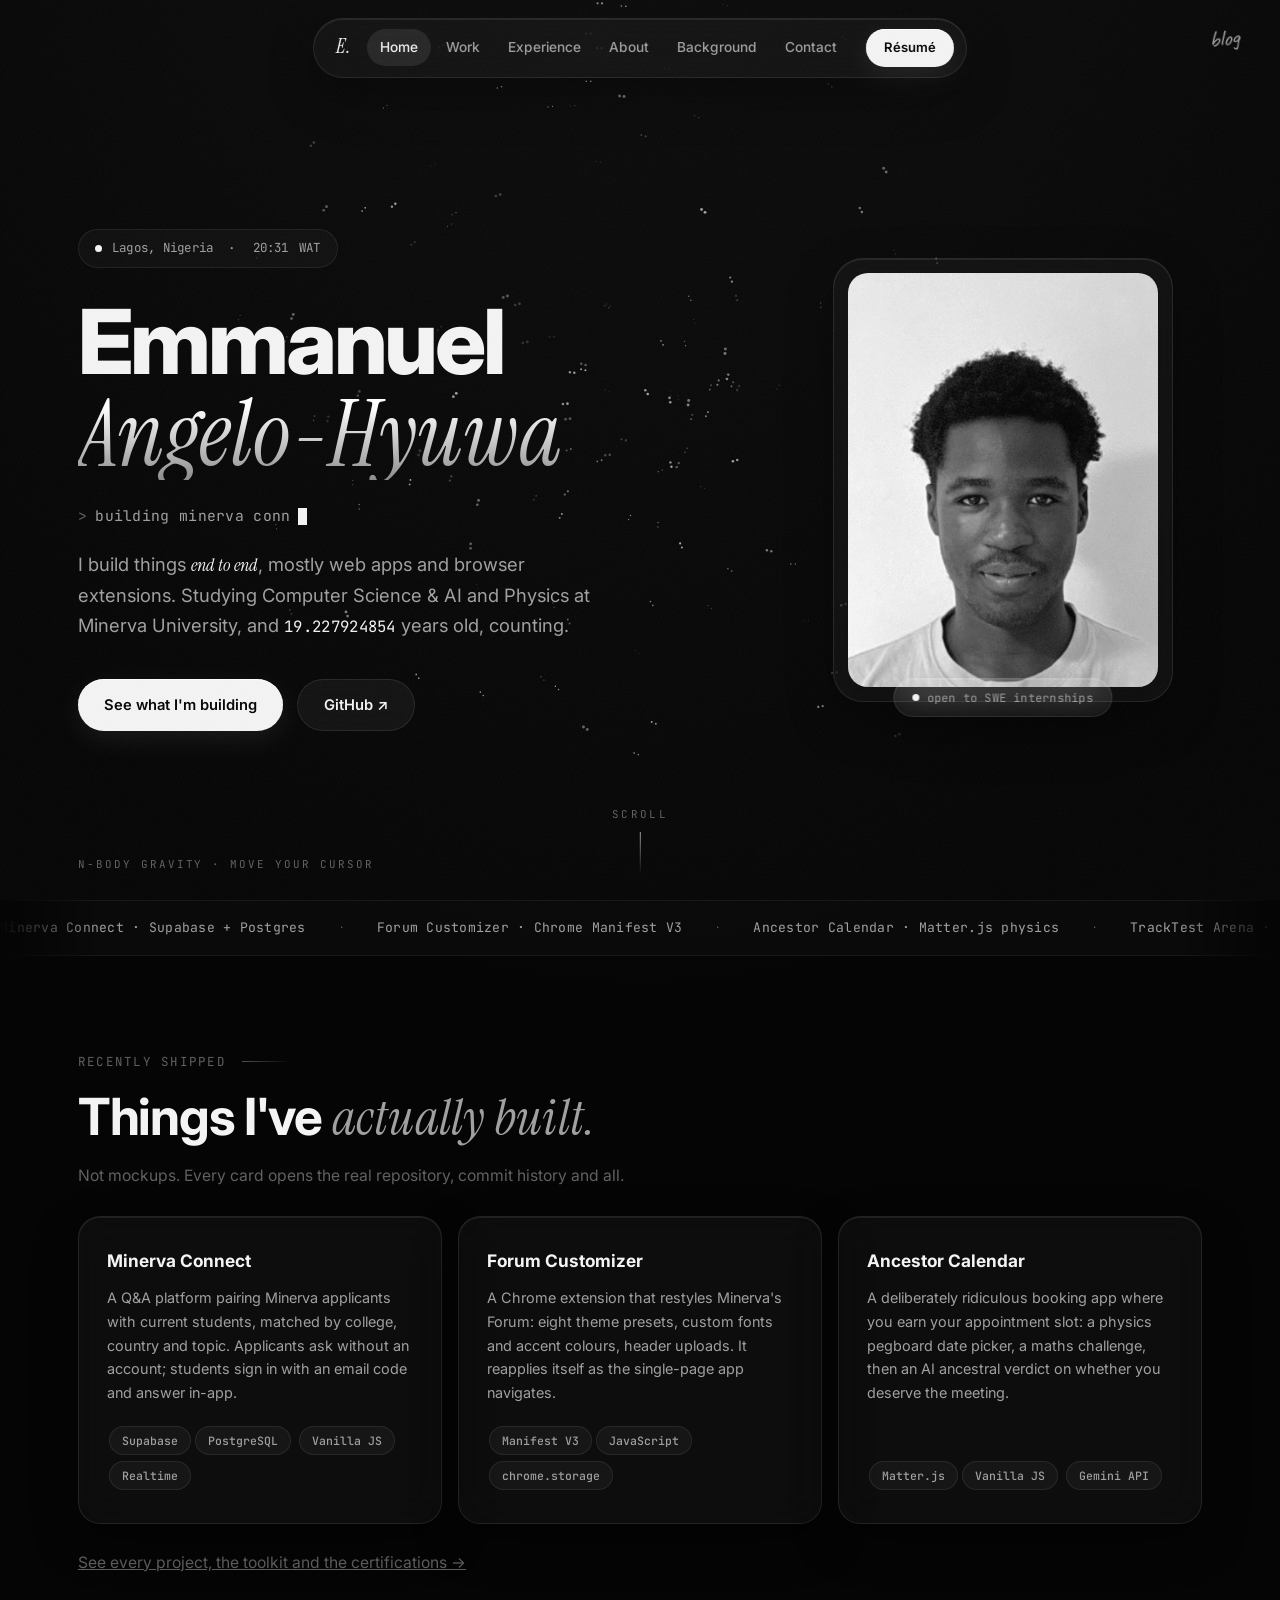
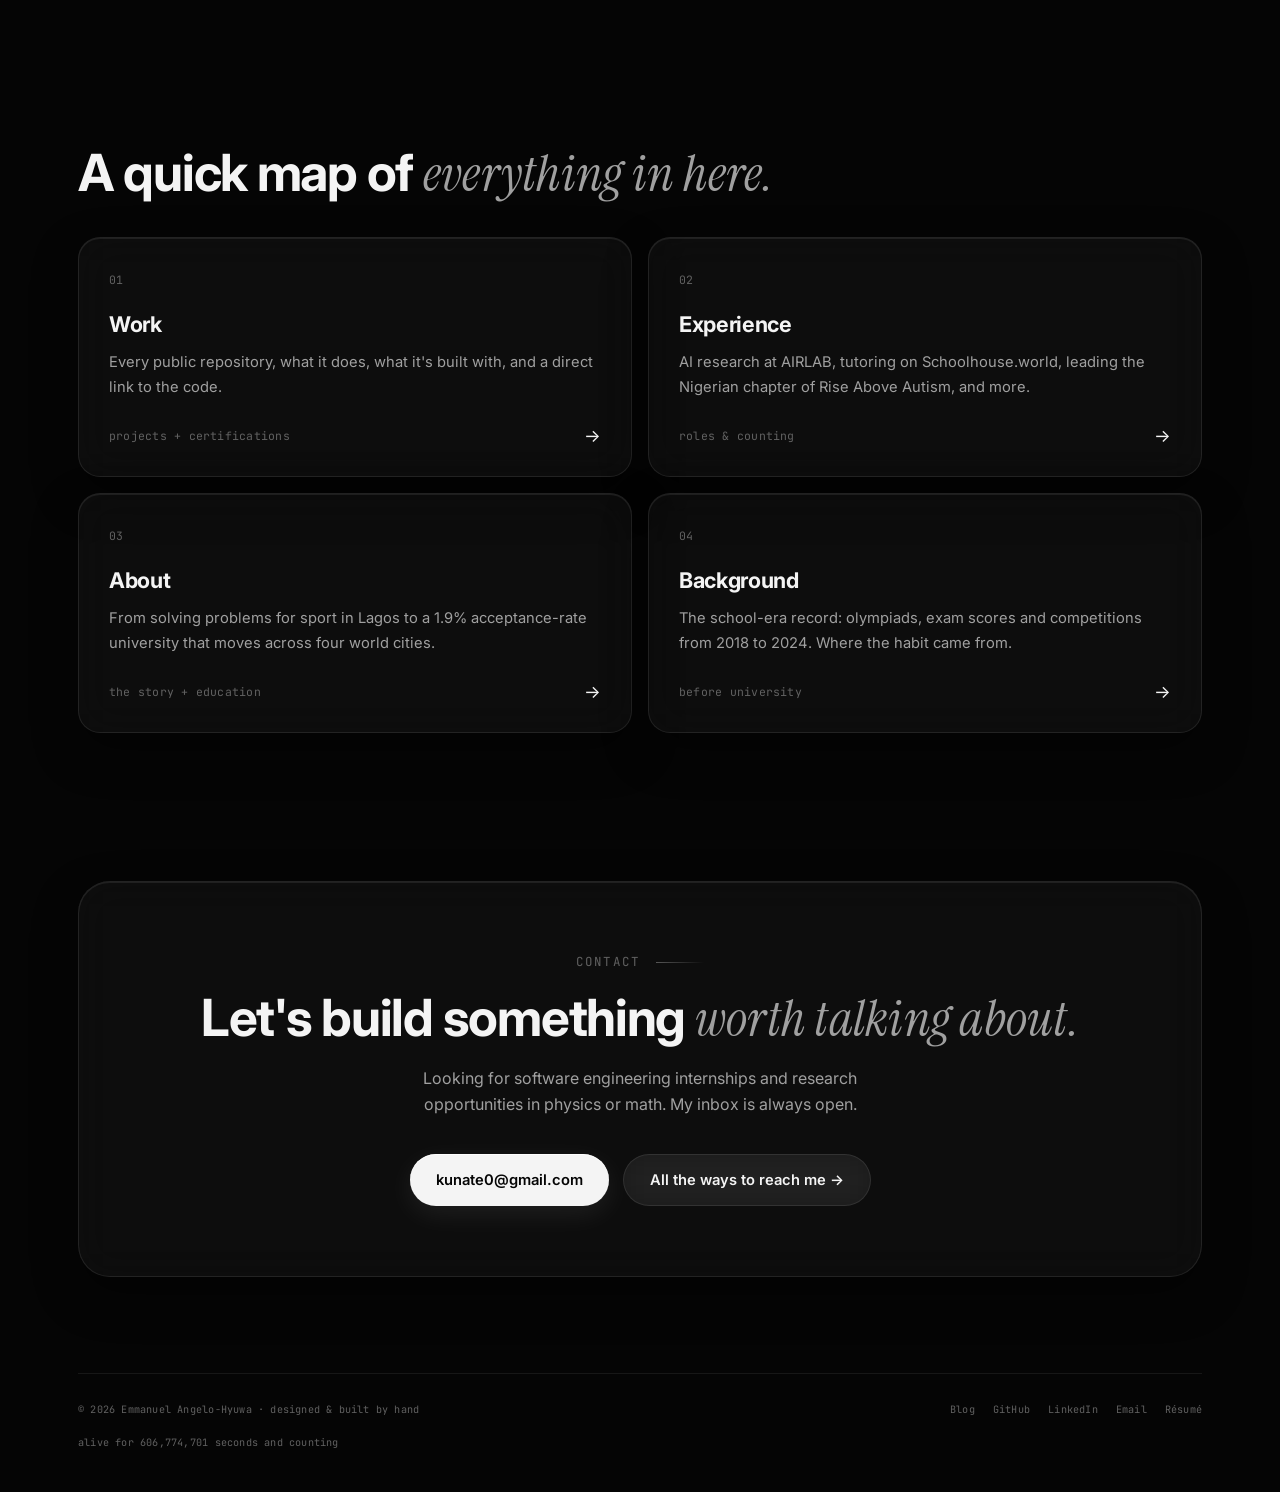
<file: index.html>
<!doctype html>
<html lang="en">
  <head>
    <meta charset="utf-8" />
    <meta name="viewport" content="width=device-width, initial-scale=1" />
    <title>Emmanuel Angelo-Hyuwa · Software Engineer, Minerva University</title>
    <meta
      name="description"
      content="Emmanuel Kunat Angelo-Hyuwa is a Nigerian software engineer building web apps and browser extensions end to end, studying Computer Science & AI and Physics at Minerva University. Every project links to its source."
    />
    <meta property="og:title" content="Emmanuel Angelo-Hyuwa" />
    <meta
      property="og:description"
      content="I build web apps and browser extensions end to end. CS & AI + Physics at Minerva University."
    />
    <meta property="og:type" content="website" />
    <meta property="og:url" content="https://www.hyuwa.dev/" />
    <meta property="og:image" content="https://www.hyuwa.dev/assets/og-pic-general.png" />
    <meta property="og:image:width" content="1731" />
    <meta property="og:image:height" content="909" />
    <meta name="twitter:card" content="summary_large_image" />
    <meta name="twitter:title" content="Emmanuel Angelo-Hyuwa" />
    <meta
      name="twitter:description"
      content="I build web apps and browser extensions end to end. CS & AI + Physics at Minerva University."
    />
    <meta name="twitter:image" content="https://www.hyuwa.dev/assets/og-pic-twitter.png" />
    <meta name="theme-color" content="#050505" />
    <link rel="canonical" href="https://www.hyuwa.dev/" />
    <meta name="author" content="Emmanuel Kunat Angelo-Hyuwa" />
    <meta property="og:site_name" content="Emmanuel Angelo-Hyuwa" />
    <meta property="og:locale" content="en_US" />
    <meta name="keywords" content="Emmanuel Kunat Angelo-Hyuwa, Emmanuel Angelo-Hyuwa, Emmanuel Angelo Hyuwa, Emmanuel Hyuwa, Kunat Angelo-Hyuwa, Angelo-Hyuwa, software engineer, web developer, Chrome extension developer, Supabase, React, Minerva University student, Minerva University software engineer, Minerva University computer science, Nigerian software developer, Nigerian software engineer, Lagos software developer, software engineer portfolio, computer science and artificial intelligence, physics student" />
    <link rel="preconnect" href="https://fonts.googleapis.com" />
    <link rel="preconnect" href="https://fonts.gstatic.com" crossorigin />
    <link
      href="https://fonts.googleapis.com/css2?family=Inter:wght@400;500;600;700;800&family=Instrument+Serif:ital@0;1&family=JetBrains+Mono:wght@400;500&family=Caveat:wght@500;600&display=swap"
      rel="stylesheet"
    />
    <link rel="stylesheet" href="css/style.css" />
    <link rel="icon" href="/favicon.ico" sizes="any" />
    <link rel="icon" type="image/png" sizes="96x96" href="/favicon-96.png" />
    <link rel="icon" type="image/png" sizes="192x192" href="/favicon-192.png" />
    <link rel="apple-touch-icon" href="/apple-touch-icon.png" />
  </head>
  <body>
    <div class="grain" aria-hidden="true"></div>

    <header class="nav glass" id="nav">
      <a href="index.html" class="nav__logo serif">E.</a>
      <nav class="nav__links" id="nav-links" aria-label="Main navigation">
        <a href="index.html" aria-current="page">Home</a>
        <a href="projects.html">Work</a>
        <a href="experience.html">Experience</a>
        <a href="about.html">About</a>
        <a href="honours.html">Background</a>
        <a href="contact.html">Contact</a>
      </nav>
      <a href="resume.pdf" target="_blank" rel="noopener" class="btn btn--small btn--primary">Résumé</a>
      <button class="nav__burger" id="nav-burger" aria-label="Menu" aria-expanded="false">
        <i></i><i></i>
      </button>
    </header>

    <a class="scrawl" href="https://blog.hyuwa.dev/">
      blog
      <svg viewBox="0 0 120 52" aria-hidden="true">
        <path
          d="M60 5C30 3 6 12 5 26c-1 14 26 22 56 21 28-1 54-9 54-22C114 12 90 4 62 4"
        />
      </svg>
    </a>

    <main>
      <!-- ============ HERO ============ -->
      <section class="hero">
        <canvas class="hero__sim" id="gravity" aria-hidden="true"></canvas>
        <div class="hero__content">
          <p class="hero__eyebrow mono">
            <span class="pulse-dot" aria-hidden="true"></span>
            Lagos, Nigeria &nbsp;·&nbsp; <span id="lagos-time">--:--</span> WAT
          </p>
          <h1 class="hero__title">
            <span class="hero__line" data-split>Emmanuel</span>
            <span class="hero__line"><span class="hero__line-inner hero__line--accent serif">Angelo-Hyuwa</span></span>
          </h1>
          <p class="hero__roles mono">
            <span class="hero__roles-prefix">&gt;</span>
            <span id="role-text">software engineer in the making</span><span class="caret" aria-hidden="true"></span>
          </p>
          <p class="hero__sub reveal">
            I build things <em class="serif">end to end</em>, mostly web apps and browser
            extensions. Studying Computer Science &amp; AI and Physics at Minerva University,
            and <span id="age" class="mono age">18.000000000</span> years old, counting.
          </p>
          <div class="hero__cta reveal">
            <a href="projects.html" class="btn btn--primary">See what I'm building</a>
            <a
              href="https://github.com/emmanuelangelo-hyuwa-lang"
              target="_blank"
              rel="noopener"
              class="btn btn--ghost"
              >GitHub ↗</a
            >
          </div>
        </div>

        <div class="hero__portrait reveal">
          <div class="portrait glass" data-tilt data-tilt-max="8">
            <img src="assets/portrait.jpg" alt="Portrait of Emmanuel Angelo-Hyuwa" fetchpriority="high" />
            <div class="portrait__sheen" aria-hidden="true"></div>
            <div class="portrait__badge glass mono">
              <span class="pulse-dot" aria-hidden="true"></span>
              open to SWE internships
            </div>
          </div>
        </div>

        <p class="hero__sim-note mono" aria-hidden="true">n-body gravity · move your cursor</p>

        <a href="#explore" class="scroll-cue mono" aria-label="Scroll down">
          <span>scroll</span>
          <i aria-hidden="true"></i>
        </a>
      </section>

      <!-- ============ NOW ============ -->
      <section class="marquee glass-soft" aria-label="What I'm working with">
        <div class="marquee__track" data-marquee>
          <span class="mono">Minerva Connect · Supabase + Postgres</span><i>·</i>
          <span class="mono">Forum Customizer · Chrome Manifest V3</span><i>·</i>
          <span class="mono">Ancestor Calendar · Matter.js physics</span><i>·</i>
          <span class="mono">TrackTest Arena · React + TypeScript</span><i>·</i>
          <span class="mono">CodePath · AI110 and DSA</span><i>·</i>
          <span class="mono">CS &amp; AI + Physics @ Minerva University</span><i>·</i>
          <span class="mono">Python · NLTK · Streamlit · pytest</span><i>·</i>
        </div>
      </section>

      <!-- ============ RECENTLY SHIPPED ============ -->
      <section class="section" id="explore">
        <p class="section__eyebrow mono reveal">Recently shipped</p>
        <h2 class="section__title reveal">
          Things I've <em class="serif">actually built.</em>
        </h2>
        <p class="section__sub reveal">
          Not mockups. Every card opens the real repository, commit history and all.
        </p>

        <div class="projects">
          <a
            class="project glass card-spot reveal"
            href="https://github.com/emmanuelangelo-hyuwa-lang/minerva-workstudy"
            target="_blank"
            rel="noopener"
            style="text-decoration: none; color: inherit"
          >
            <h3>Minerva Connect</h3>
            <p>
              A Q&amp;A platform pairing Minerva applicants with current students, matched by
              college, country and topic. Applicants ask without an account; students sign in
              with an email code and answer in-app.
            </p>
            <div class="project__tags">
              <span class="tag">Supabase</span><span class="tag">PostgreSQL</span>
              <span class="tag">Vanilla JS</span><span class="tag">Realtime</span>
            </div>
          </a>

          <a
            class="project glass card-spot reveal"
            href="https://github.com/emmanuelangelo-hyuwa-lang/minerva-forum"
            target="_blank"
            rel="noopener"
            style="text-decoration: none; color: inherit"
          >
            <h3>Forum Customizer</h3>
            <p>
              A Chrome extension that restyles Minerva's Forum: eight theme presets, custom
              fonts and accent colours, header uploads. It reapplies itself as the
              single-page app navigates.
            </p>
            <div class="project__tags">
              <span class="tag">Manifest V3</span><span class="tag">JavaScript</span>
              <span class="tag">chrome.storage</span>
            </div>
          </a>

          <a
            class="project glass card-spot reveal"
            href="https://github.com/emmanuelangelo-hyuwa-lang/ancestor-calendar"
            target="_blank"
            rel="noopener"
            style="text-decoration: none; color: inherit"
          >
            <h3>Ancestor Calendar</h3>
            <p>
              A deliberately ridiculous booking app where you earn your appointment slot: a
              physics pegboard date picker, a maths challenge, then an AI ancestral verdict
              on whether you deserve the meeting.
            </p>
            <div class="project__tags">
              <span class="tag">Matter.js</span><span class="tag">Vanilla JS</span>
              <span class="tag">Gemini API</span>
            </div>
          </a>
        </div>

        <p class="section__sub reveal" style="margin-top: 26px">
          <a href="projects.html" style="color: inherit">See every project, the toolkit and the certifications →</a>
        </p>
      </section>

      <!-- ============ EXPLORE ============ -->
      <section class="section">
        <p class="section__eyebrow mono reveal">Explore</p>
        <h2 class="section__title reveal">
          A quick map of <em class="serif">everything in here.</em>
        </h2>

        <div class="explore">
          <a href="projects.html" class="explore__card glass card-spot reveal">
            <span class="explore__idx mono">01</span>
            <h3>Work</h3>
            <p>
              Every public repository, what it does, what it's built with, and a direct link
              to the code.
            </p>
            <span class="explore__foot">
              <span class="explore__hint mono">projects + certifications</span>
              <span class="explore__arrow" aria-hidden="true">→</span>
            </span>
          </a>

          <a href="experience.html" class="explore__card glass card-spot reveal">
            <span class="explore__idx mono">02</span>
            <h3>Experience</h3>
            <p>
              AI research at AIRLAB, tutoring on Schoolhouse.world, leading the Nigerian
              chapter of Rise Above Autism, and more.
            </p>
            <span class="explore__foot">
              <span class="explore__hint mono">roles &amp; counting</span>
              <span class="explore__arrow" aria-hidden="true">→</span>
            </span>
          </a>

          <a href="about.html" class="explore__card glass card-spot reveal">
            <span class="explore__idx mono">03</span>
            <h3>About</h3>
            <p>
              From solving problems for sport in Lagos to a 1.9% acceptance-rate university
              that moves across four world cities.
            </p>
            <span class="explore__foot">
              <span class="explore__hint mono">the story + education</span>
              <span class="explore__arrow" aria-hidden="true">→</span>
            </span>
          </a>

          <a href="honours.html" class="explore__card glass card-spot reveal">
            <span class="explore__idx mono">04</span>
            <h3>Background</h3>
            <p>
              The school-era record: olympiads, exam scores and competitions from 2018 to
              2024. Where the habit came from.
            </p>
            <span class="explore__foot">
              <span class="explore__hint mono">before university</span>
              <span class="explore__arrow" aria-hidden="true">→</span>
            </span>
          </a>
        </div>
      </section>

      <!-- ============ CTA ============ -->
      <section class="section">
        <div class="contact glass card-spot reveal">
          <p class="section__eyebrow mono" style="justify-content: center">Contact</p>
          <h2 class="contact__title">
            Let's build something <em class="serif">worth talking about.</em>
          </h2>
          <p class="contact__sub">
            Looking for software engineering internships and research opportunities in
            physics or math. My inbox is always open.
          </p>
          <div class="hero__cta">
            <a href="mailto:kunate0@gmail.com" class="btn btn--primary">kunate0@gmail.com</a>
            <a href="contact.html" class="btn btn--ghost">All the ways to reach me →</a>
          </div>
        </div>
      </section>
    </main>

    <footer class="footer">
      <div class="footer__inner">
        <p class="mono">© <span data-year>2026</span> Emmanuel Angelo-Hyuwa · designed &amp; built by hand</p>
        <nav class="footer__links mono" aria-label="Social links">
          <a href="https://blog.hyuwa.dev/">Blog</a>
          <a href="https://github.com/emmanuelangelo-hyuwa-lang" target="_blank" rel="noopener">GitHub</a>
          <a href="https://linkedin.com/in/trailblaizer" target="_blank" rel="noopener">LinkedIn</a>
          <a href="mailto:kunate0@gmail.com">Email</a>
          <a href="resume.pdf" target="_blank" rel="noopener">Résumé</a>
        </nav>
        <p class="mono footer__age">alive for <span id="age-footer">…</span> seconds and counting</p>
      </div>
    </footer>

    <button class="to-top glass" id="to-top" aria-label="Back to top">↑</button>

    <!-- Prerender internal pages on hover so navigation is instant.
         Ignored by browsers without Speculation Rules support. -->
    <script type="speculationrules">
      {
        "prerender": [
          {
            "where": {
              "selector_matches": ".nav__links a, .pager__link, .explore__card, .nav__logo"
            },
            "eagerness": "moderate"
          }
        ]
      }
    </script>
    <!-- Structured data. This is what search engines actually read to work out
         who a page is about, and alternateName is how different spellings of a
         name get tied to one person. -->
    <script type="application/ld+json">
      {
        "@context": "https://schema.org",
        "@type": "Person",
        "@id": "https://www.hyuwa.dev/#person",
        "name": "Emmanuel Kunat Angelo-Hyuwa",
        "alternateName": [
          "Emmanuel Angelo-Hyuwa",
          "Emmanuel Angelo Hyuwa",
          "Emmanuel Kunat Angelo Hyuwa",
          "Emmanuel Hyuwa",
          "Kunat Angelo-Hyuwa",
          "E. K. Angelo-Hyuwa"
        ],
        "givenName": "Emmanuel",
        "additionalName": "Kunat",
        "familyName": "Angelo-Hyuwa",
        "url": "https://www.hyuwa.dev/",
        "image": "https://www.hyuwa.dev/assets/portrait.jpg",
        "email": "mailto:kunate0@gmail.com",
        "jobTitle": "Software Engineer",
        "description": "Software engineer building web apps and browser extensions end to end. Studying Computer Science & Artificial Intelligence and Physics at Minerva University.",
        "nationality": { "@type": "Country", "name": "Nigeria" },
        "homeLocation": { "@type": "Place", "name": "Lagos, Nigeria" },
        "affiliation": {
          "@type": "CollegeOrUniversity",
          "name": "Minerva University",
          "url": "https://www.minerva.edu/"
        },
        "alumniOf": [
          {
            "@type": "CollegeOrUniversity",
            "name": "Minerva University",
            "url": "https://www.minerva.edu/"
          },
          { "@type": "EducationalOrganization", "name": "The Ambassadors College" }
        ],
        "knowsAbout": [
          "Software Engineering",
          "Web Development",
          "JavaScript",
          "TypeScript",
          "Python",
          "React",
          "Supabase",
          "Chrome Extensions",
          "Artificial Intelligence",
          "Natural Language Processing",
          "Physics",
          "Mathematics"
        ],
        "sameAs": [
          "https://github.com/emmanuelangelo-hyuwa-lang",
          "https://linkedin.com/in/trailblaizer"
        ]
      }
    </script>
    <script type="application/ld+json">
      {
        "@context": "https://schema.org",
        "@type": "WebSite",
        "@id": "https://www.hyuwa.dev/#website",
        "url": "https://www.hyuwa.dev/",
        "name": "Emmanuel Angelo-Hyuwa",
        "inLanguage": "en",
        "author": { "@id": "https://www.hyuwa.dev/#person" },
        "publisher": { "@id": "https://www.hyuwa.dev/#person" }
      }
    </script>

    <script src="js/main.js"></script>
  </body>
</html>
</file>
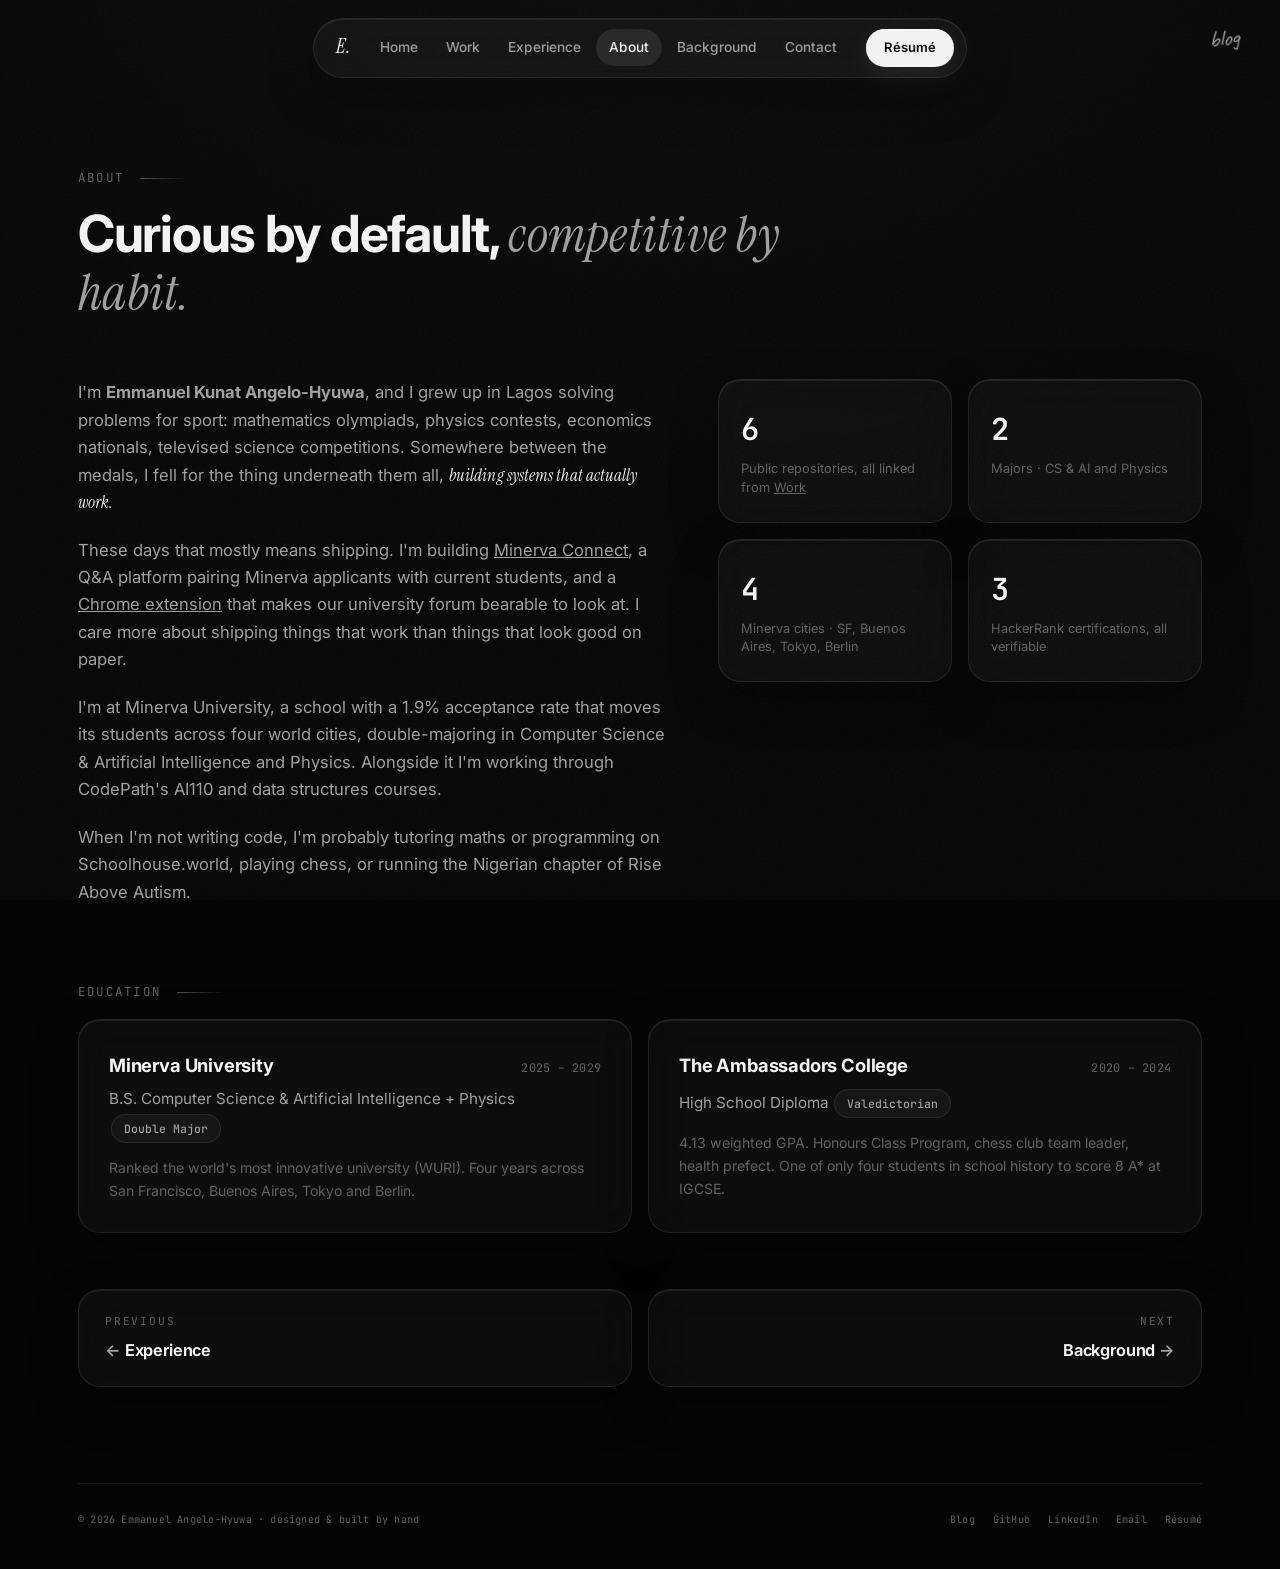
<file: about.html>
<!doctype html>
<html lang="en">
  <head>
    <meta charset="utf-8" />
    <meta name="viewport" content="width=device-width, initial-scale=1" />
    <title>About · Emmanuel Angelo-Hyuwa</title>
    <meta
      name="description"
      content="How Emmanuel Angelo-Hyuwa got from solving problems for sport in Lagos to building software at Minerva University."
    />
    <meta property="og:title" content="About · Emmanuel Angelo-Hyuwa" />
    <meta
      property="og:description"
      content="From solving problems for sport in Lagos to shipping software at Minerva University."
    />
    <meta property="og:type" content="website" />
    <meta property="og:url" content="https://www.hyuwa.dev/about.html" />
    <meta property="og:image" content="https://www.hyuwa.dev/assets/og-pic-general.png" />
    <meta property="og:image:width" content="1731" />
    <meta property="og:image:height" content="909" />
    <meta name="twitter:card" content="summary_large_image" />
    <meta name="twitter:title" content="About · Emmanuel Angelo-Hyuwa" />
    <meta
      name="twitter:description"
      content="From solving problems for sport in Lagos to shipping software at Minerva University."
    />
    <meta name="twitter:image" content="https://www.hyuwa.dev/assets/og-pic-twitter.png" />
    <meta name="theme-color" content="#050505" />
    <link rel="canonical" href="https://www.hyuwa.dev/about.html" />
    <meta name="author" content="Emmanuel Kunat Angelo-Hyuwa" />
    <meta property="og:site_name" content="Emmanuel Angelo-Hyuwa" />
    <meta property="og:locale" content="en_US" />
    <meta name="keywords" content="Emmanuel Kunat Angelo-Hyuwa, Emmanuel Angelo-Hyuwa, Emmanuel Angelo Hyuwa, Emmanuel Hyuwa, Kunat Angelo-Hyuwa, Angelo-Hyuwa, about, biography, Minerva University, double major, Minerva University student, Minerva University software engineer, Minerva University computer science, Nigerian software developer, Nigerian software engineer, Lagos software developer, software engineer portfolio, computer science and artificial intelligence, physics student" />
    <link rel="preconnect" href="https://fonts.googleapis.com" />
    <link rel="preconnect" href="https://fonts.gstatic.com" crossorigin />
    <link
      href="https://fonts.googleapis.com/css2?family=Inter:wght@400;500;600;700;800&family=Instrument+Serif:ital@0;1&family=JetBrains+Mono:wght@400;500&family=Caveat:wght@500;600&display=swap"
      rel="stylesheet"
    />
    <link rel="stylesheet" href="css/style.css" />
    <link rel="icon" href="/favicon.ico" sizes="any" />
    <link rel="icon" type="image/png" sizes="96x96" href="/favicon-96.png" />
    <link rel="icon" type="image/png" sizes="192x192" href="/favicon-192.png" />
    <link rel="apple-touch-icon" href="/apple-touch-icon.png" />
    <!-- Cloudflare Web Analytics -->
    <script type="module" src="https://static.cloudflareinsights.com/beacon.min.js" data-cf-beacon='{"token":"fb49bda49f8845ef92b1120f9b3e86cc"}'></script>
    <!-- End Cloudflare Web Analytics -->
  </head>
  <body>
    <div class="grain" aria-hidden="true"></div>

    <header class="nav glass" id="nav">
      <a href="/" class="nav__logo serif">E.</a>
      <nav class="nav__links" id="nav-links" aria-label="Main navigation">
        <a href="/">Home</a>
        <a href="projects.html">Work</a>
        <a href="experience.html">Experience</a>
        <a href="about.html" aria-current="page">About</a>
        <a href="honours.html">Background</a>
        <a href="contact.html">Contact</a>
      </nav>
      <a href="resume.pdf" target="_blank" rel="noopener" class="btn btn--small btn--primary">Résumé</a>
      <button class="nav__burger" id="nav-burger" aria-label="Menu" aria-expanded="false">
        <i></i><i></i>
      </button>
    </header>

    <a class="scrawl" href="https://blog.hyuwa.dev/">
      blog
      <svg viewBox="0 0 120 52" aria-hidden="true">
        <path
          d="M60 5C30 3 6 12 5 26c-1 14 26 22 56 21 28-1 54-9 54-22C114 12 90 4 62 4"
        />
      </svg>
    </a>

    <main>
      <section class="section page-head">
        <p class="section__eyebrow mono reveal">About</p>
        <h1 class="section__title reveal">
          Curious by default, <em class="serif">competitive by habit.</em>
        </h1>
      </section>

      <section class="section" style="padding-top: 0">
        <div class="about__grid">
          <div class="about__text reveal">
            <p>
              I'm <strong>Emmanuel Kunat Angelo-Hyuwa</strong>, and I grew up in Lagos solving
              problems for sport: mathematics olympiads, physics contests, economics nationals,
              televised science competitions. Somewhere between the medals, I fell for the thing
              underneath them all, <em class="serif">building systems that actually work.</em>
            </p>
            <p>
              These days that mostly means shipping. I'm building
              <a
                href="https://github.com/emmanuelangelo-hyuwa-lang/minerva-workstudy"
                target="_blank"
                rel="noopener"
                style="color: inherit"
                >Minerva Connect</a
              >, a Q&amp;A platform pairing Minerva applicants with current students, and a
              <a
                href="https://github.com/emmanuelangelo-hyuwa-lang/minerva-forum"
                target="_blank"
                rel="noopener"
                style="color: inherit"
                >Chrome extension</a
              >
              that makes our university forum bearable to look at. I care more about shipping
              things that work than things that look good on paper.
            </p>
            <p>
              I'm at Minerva University, a school with a 1.9% acceptance rate that moves its
              students across four world cities, double-majoring in Computer Science &amp;
              Artificial Intelligence and Physics. Alongside it I'm working through CodePath's
              AI110 and data structures courses.
            </p>
            <p>
              When I'm not writing code, I'm probably tutoring maths or programming on
              Schoolhouse.world, playing chess, or running the Nigerian chapter of Rise Above
              Autism.
            </p>
          </div>
          <div class="stats">
            <div class="stat glass card-spot reveal">
              <span class="stat__num mono" data-count="6">0</span>
              <span class="stat__label">Public repositories, all linked from <a href="projects.html" style="color: inherit">Work</a></span>
            </div>
            <div class="stat glass card-spot reveal">
              <span class="stat__num mono" data-count="2">0</span>
              <span class="stat__label">Majors · CS &amp; AI and Physics</span>
            </div>
            <div class="stat glass card-spot reveal">
              <span class="stat__num mono" data-count="4">0</span>
              <span class="stat__label">Minerva cities · SF, Buenos Aires, Tokyo, Berlin</span>
            </div>
            <div class="stat glass card-spot reveal">
              <span class="stat__num mono" data-count="3">0</span>
              <span class="stat__label">HackerRank certifications, all verifiable</span>
            </div>
          </div>
        </div>

        <p class="section__eyebrow mono reveal">Education</p>
        <div class="edu">
          <div class="edu__card glass card-spot reveal">
            <div class="edu__head">
              <h3>Minerva University</h3>
              <span class="mono edu__dates">2025 – 2029</span>
            </div>
            <p class="edu__degree">
              B.S. Computer Science &amp; Artificial Intelligence + Physics
              <span class="tag">Double Major</span>
            </p>
            <p class="edu__note">
              Ranked the world's most innovative university (WURI). Four years across
              San Francisco, Buenos Aires, Tokyo and Berlin.
            </p>
          </div>
          <div class="edu__card glass card-spot reveal">
            <div class="edu__head">
              <h3>The Ambassadors College</h3>
              <span class="mono edu__dates">2020 – 2024</span>
            </div>
            <p class="edu__degree">
              High School Diploma <span class="tag">Valedictorian</span>
            </p>
            <p class="edu__note">
              4.13 weighted GPA. Honours Class Program, chess club team leader, health
              prefect. One of only four students in school history to score 8 A* at IGCSE.
            </p>
          </div>
        </div>

        <nav class="pager" aria-label="Page navigation">
          <a href="experience.html" class="pager__link pager__link--prev glass card-spot reveal">
            <span class="pager__label mono">Previous</span>
            <span class="pager__title"><i aria-hidden="true">←</i> Experience</span>
          </a>
          <a href="honours.html" class="pager__link pager__link--next glass card-spot reveal">
            <span class="pager__label mono">Next</span>
            <span class="pager__title">Background <i aria-hidden="true">→</i></span>
          </a>
        </nav>
      </section>
    </main>

    <footer class="footer">
      <div class="footer__inner">
        <p class="mono">© <span data-year>2026</span> Emmanuel Angelo-Hyuwa · designed &amp; built by hand</p>
        <nav class="footer__links mono" aria-label="Social links">
          <a href="https://blog.hyuwa.dev/">Blog</a>
          <a href="https://github.com/emmanuelangelo-hyuwa-lang" target="_blank" rel="noopener">GitHub</a>
          <a href="https://linkedin.com/in/trailblaizer" target="_blank" rel="noopener">LinkedIn</a>
          <a href="mailto:kunate0@gmail.com">Email</a>
          <a href="resume.pdf" target="_blank" rel="noopener">Résumé</a>
        </nav>
      </div>
    </footer>

    <button class="to-top glass" id="to-top" aria-label="Back to top">↑</button>

    <!-- Prerender internal pages on hover so navigation is instant.
         Ignored by browsers without Speculation Rules support. -->
    <script type="speculationrules">
      {
        "prerender": [
          {
            "where": {
              "selector_matches": ".nav__links a, .pager__link, .explore__card, .nav__logo"
            },
            "eagerness": "moderate"
          }
        ]
      }
    </script>
    <script src="js/main.js"></script>
  </body>
</html>
</file>
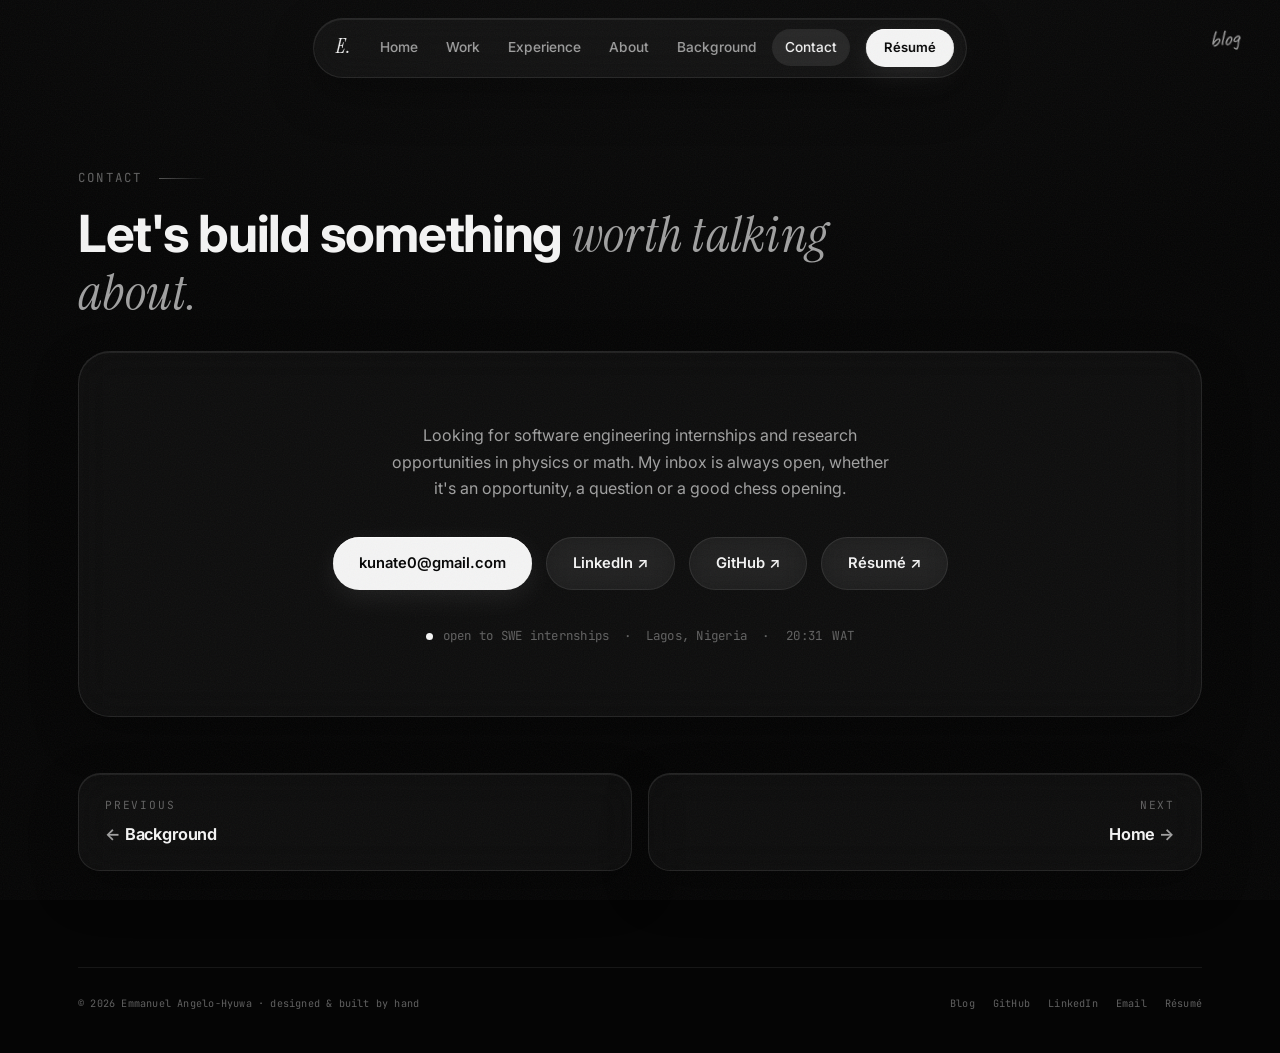
<file: contact.html>
<!doctype html>
<html lang="en">
  <head>
    <meta charset="utf-8" />
    <meta name="viewport" content="width=device-width, initial-scale=1" />
    <title>Contact · Emmanuel Angelo-Hyuwa</title>
    <meta
      name="description"
      content="Get in touch with Emmanuel Angelo-Hyuwa, open to software engineering internships and research opportunities in physics or math."
    />
    <meta property="og:title" content="Contact · Emmanuel Angelo-Hyuwa" />
    <meta
      property="og:description"
      content="Open to SWE internships and physics/math research. Inbox always open."
    />
    <meta property="og:type" content="website" />
    <meta property="og:url" content="https://www.hyuwa.dev/contact.html" />
    <meta property="og:image" content="https://www.hyuwa.dev/assets/og-pic-general.png" />
    <meta property="og:image:width" content="1731" />
    <meta property="og:image:height" content="909" />
    <meta name="twitter:card" content="summary_large_image" />
    <meta name="twitter:title" content="Contact · Emmanuel Angelo-Hyuwa" />
    <meta
      name="twitter:description"
      content="Open to SWE internships and physics/math research. Inbox always open."
    />
    <meta name="twitter:image" content="https://www.hyuwa.dev/assets/og-pic-twitter.png" />
    <meta name="theme-color" content="#050505" />
    <link rel="canonical" href="https://www.hyuwa.dev/contact.html" />
    <meta name="author" content="Emmanuel Kunat Angelo-Hyuwa" />
    <meta property="og:site_name" content="Emmanuel Angelo-Hyuwa" />
    <meta property="og:locale" content="en_US" />
    <meta name="keywords" content="Emmanuel Kunat Angelo-Hyuwa, Emmanuel Angelo-Hyuwa, Emmanuel Angelo Hyuwa, Emmanuel Hyuwa, Kunat Angelo-Hyuwa, Angelo-Hyuwa, contact, hire, software engineering internship, Minerva University student, Minerva University software engineer, Minerva University computer science, Nigerian software developer, Nigerian software engineer, Lagos software developer, software engineer portfolio, computer science and artificial intelligence, physics student" />
    <link rel="preconnect" href="https://fonts.googleapis.com" />
    <link rel="preconnect" href="https://fonts.gstatic.com" crossorigin />
    <link
      href="https://fonts.googleapis.com/css2?family=Inter:wght@400;500;600;700;800&family=Instrument+Serif:ital@0;1&family=JetBrains+Mono:wght@400;500&family=Caveat:wght@500;600&display=swap"
      rel="stylesheet"
    />
    <link rel="stylesheet" href="css/style.css" />
    <link rel="icon" href="/favicon.ico" sizes="any" />
    <link rel="icon" type="image/png" sizes="96x96" href="/favicon-96.png" />
    <link rel="icon" type="image/png" sizes="192x192" href="/favicon-192.png" />
    <link rel="apple-touch-icon" href="/apple-touch-icon.png" />
    <!-- Cloudflare Web Analytics -->
    <script type="module" src="https://static.cloudflareinsights.com/beacon.min.js" data-cf-beacon='{"token":"fb49bda49f8845ef92b1120f9b3e86cc"}'></script>
    <!-- End Cloudflare Web Analytics -->
  </head>
  <body>
    <div class="grain" aria-hidden="true"></div>

    <header class="nav glass" id="nav">
      <a href="/" class="nav__logo serif">E.</a>
      <nav class="nav__links" id="nav-links" aria-label="Main navigation">
        <a href="/">Home</a>
        <a href="projects.html">Work</a>
        <a href="experience.html">Experience</a>
        <a href="about.html">About</a>
        <a href="honours.html">Background</a>
        <a href="contact.html" aria-current="page">Contact</a>
      </nav>
      <a href="resume.pdf" target="_blank" rel="noopener" class="btn btn--small btn--primary">Résumé</a>
      <button class="nav__burger" id="nav-burger" aria-label="Menu" aria-expanded="false">
        <i></i><i></i>
      </button>
    </header>

    <a class="scrawl" href="https://blog.hyuwa.dev/">
      blog
      <svg viewBox="0 0 120 52" aria-hidden="true">
        <path
          d="M60 5C30 3 6 12 5 26c-1 14 26 22 56 21 28-1 54-9 54-22C114 12 90 4 62 4"
        />
      </svg>
    </a>

    <main>
      <section class="section page-head">
        <p class="section__eyebrow mono reveal">Contact</p>
        <h1 class="section__title reveal">
          Let's build something <em class="serif">worth talking about.</em>
        </h1>
      </section>

      <section class="section" style="padding-top: 0">
        <div class="contact glass card-spot reveal" style="margin-top: 0">
          <p class="contact__sub">
            Looking for software engineering internships and research opportunities in
            physics or math. My inbox is always open, whether it's an opportunity, a
            question or a good chess opening.
          </p>
          <div class="hero__cta">
            <a href="mailto:kunate0@gmail.com" class="btn btn--primary">kunate0@gmail.com</a>
            <a
              href="https://linkedin.com/in/trailblaizer"
              target="_blank"
              rel="noopener"
              class="btn btn--ghost"
              >LinkedIn ↗</a
            >
            <a
              href="https://github.com/emmanuelangelo-hyuwa-lang"
              target="_blank"
              rel="noopener"
              class="btn btn--ghost"
              >GitHub ↗</a
            >
            <a href="resume.pdf" target="_blank" rel="noopener" class="btn btn--ghost">Résumé ↗</a>
          </div>
          <p class="contact__meta mono">
            <span class="pulse-dot" aria-hidden="true"></span>
            open to SWE internships &nbsp;·&nbsp; Lagos, Nigeria &nbsp;·&nbsp;
            <span id="lagos-time">--:--</span> WAT
          </p>
        </div>

        <nav class="pager" aria-label="Page navigation">
          <a href="honours.html" class="pager__link pager__link--prev glass card-spot reveal">
            <span class="pager__label mono">Previous</span>
            <span class="pager__title"><i aria-hidden="true">←</i> Background</span>
          </a>
          <a href="/" class="pager__link pager__link--next glass card-spot reveal">
            <span class="pager__label mono">Next</span>
            <span class="pager__title">Home <i aria-hidden="true">→</i></span>
          </a>
        </nav>
      </section>
    </main>

    <footer class="footer">
      <div class="footer__inner">
        <p class="mono">© <span data-year>2026</span> Emmanuel Angelo-Hyuwa · designed &amp; built by hand</p>
        <nav class="footer__links mono" aria-label="Social links">
          <a href="https://blog.hyuwa.dev/">Blog</a>
          <a href="https://github.com/emmanuelangelo-hyuwa-lang" target="_blank" rel="noopener">GitHub</a>
          <a href="https://linkedin.com/in/trailblaizer" target="_blank" rel="noopener">LinkedIn</a>
          <a href="mailto:kunate0@gmail.com">Email</a>
          <a href="resume.pdf" target="_blank" rel="noopener">Résumé</a>
        </nav>
      </div>
    </footer>

    <button class="to-top glass" id="to-top" aria-label="Back to top">↑</button>

    <!-- Prerender internal pages on hover so navigation is instant.
         Ignored by browsers without Speculation Rules support. -->
    <script type="speculationrules">
      {
        "prerender": [
          {
            "where": {
              "selector_matches": ".nav__links a, .pager__link, .explore__card, .nav__logo"
            },
            "eagerness": "moderate"
          }
        ]
      }
    </script>
    <script src="js/main.js"></script>
  </body>
</html>
</file>
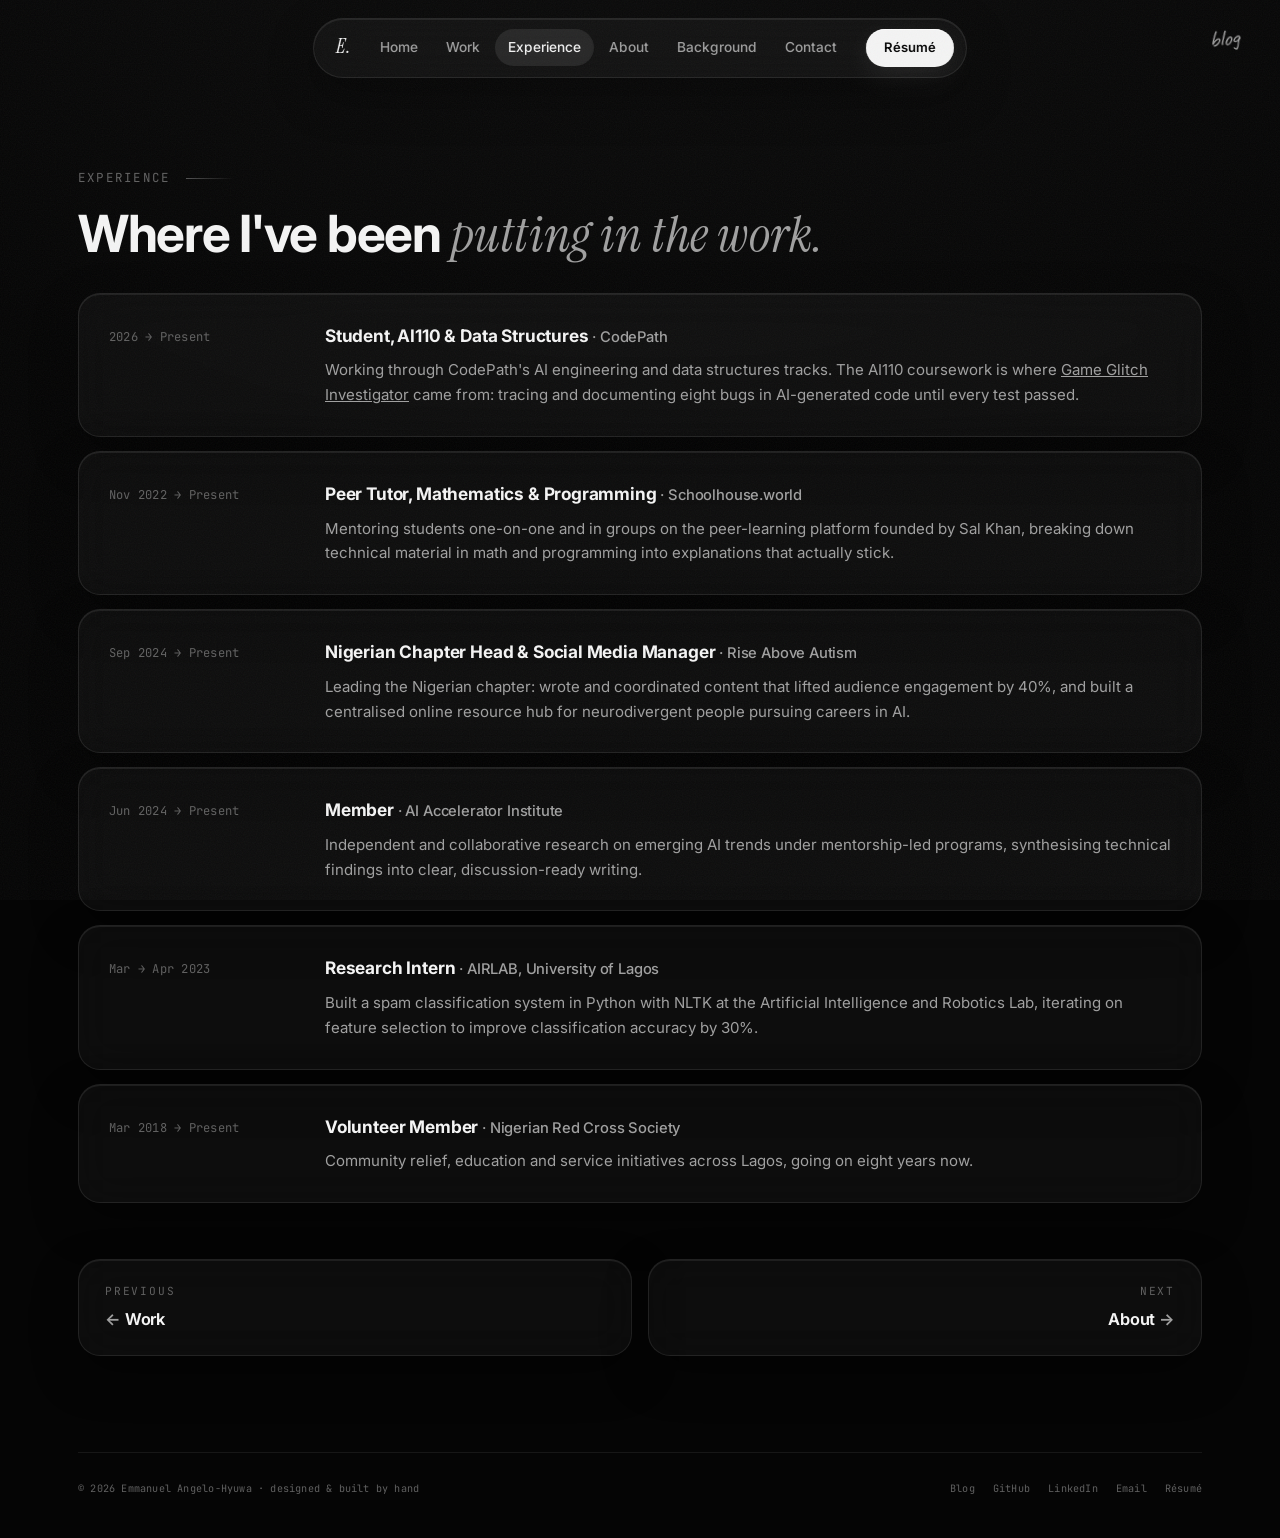
<file: experience.html>
<!doctype html>
<html lang="en">
  <head>
    <meta charset="utf-8" />
    <meta name="viewport" content="width=device-width, initial-scale=1" />
    <title>Experience · Emmanuel Angelo-Hyuwa</title>
    <meta
      name="description"
      content="AI research at AIRLAB, peer tutoring on Schoolhouse.world, chapter leadership at Rise Above Autism, and eight years with the Nigerian Red Cross."
    />
    <meta property="og:title" content="Experience · Emmanuel Angelo-Hyuwa" />
    <meta
      property="og:description"
      content="Where Emmanuel has been putting in the work: research, tutoring, leadership."
    />
    <meta property="og:type" content="website" />
    <meta property="og:url" content="https://www.hyuwa.dev/experience.html" />
    <meta property="og:image" content="https://www.hyuwa.dev/assets/og-pic-general.png" />
    <meta property="og:image:width" content="1731" />
    <meta property="og:image:height" content="909" />
    <meta name="twitter:card" content="summary_large_image" />
    <meta name="twitter:title" content="Experience · Emmanuel Angelo-Hyuwa" />
    <meta
      name="twitter:description"
      content="Where Emmanuel has been putting in the work: research, tutoring, leadership."
    />
    <meta name="twitter:image" content="https://www.hyuwa.dev/assets/og-pic-twitter.png" />
    <meta name="theme-color" content="#050505" />
    <link rel="canonical" href="https://www.hyuwa.dev/experience.html" />
    <meta name="author" content="Emmanuel Kunat Angelo-Hyuwa" />
    <meta property="og:site_name" content="Emmanuel Angelo-Hyuwa" />
    <meta property="og:locale" content="en_US" />
    <meta name="keywords" content="Emmanuel Kunat Angelo-Hyuwa, Emmanuel Angelo-Hyuwa, Emmanuel Angelo Hyuwa, Emmanuel Hyuwa, Kunat Angelo-Hyuwa, Angelo-Hyuwa, software engineering experience, AI research intern, AIRLAB, CodePath, Minerva University student, Minerva University software engineer, Minerva University computer science, Nigerian software developer, Nigerian software engineer, Lagos software developer, software engineer portfolio, computer science and artificial intelligence, physics student" />
    <link rel="preconnect" href="https://fonts.googleapis.com" />
    <link rel="preconnect" href="https://fonts.gstatic.com" crossorigin />
    <link
      href="https://fonts.googleapis.com/css2?family=Inter:wght@400;500;600;700;800&family=Instrument+Serif:ital@0;1&family=JetBrains+Mono:wght@400;500&family=Caveat:wght@500;600&display=swap"
      rel="stylesheet"
    />
    <link rel="stylesheet" href="css/style.css" />
    <link rel="icon" href="/favicon.ico" sizes="any" />
    <link rel="icon" type="image/png" sizes="96x96" href="/favicon-96.png" />
    <link rel="icon" type="image/png" sizes="192x192" href="/favicon-192.png" />
    <link rel="apple-touch-icon" href="/apple-touch-icon.png" />
    <!-- Cloudflare Web Analytics -->
    <script type="module" src="https://static.cloudflareinsights.com/beacon.min.js" data-cf-beacon='{"token":"fb49bda49f8845ef92b1120f9b3e86cc"}'></script>
    <!-- End Cloudflare Web Analytics -->
  </head>
  <body>
    <div class="grain" aria-hidden="true"></div>

    <header class="nav glass" id="nav">
      <a href="/" class="nav__logo serif">E.</a>
      <nav class="nav__links" id="nav-links" aria-label="Main navigation">
        <a href="/">Home</a>
        <a href="projects.html">Work</a>
        <a href="experience.html" aria-current="page">Experience</a>
        <a href="about.html">About</a>
        <a href="honours.html">Background</a>
        <a href="contact.html">Contact</a>
      </nav>
      <a href="resume.pdf" target="_blank" rel="noopener" class="btn btn--small btn--primary">Résumé</a>
      <button class="nav__burger" id="nav-burger" aria-label="Menu" aria-expanded="false">
        <i></i><i></i>
      </button>
    </header>

    <a class="scrawl" href="https://blog.hyuwa.dev/">
      blog
      <svg viewBox="0 0 120 52" aria-hidden="true">
        <path
          d="M60 5C30 3 6 12 5 26c-1 14 26 22 56 21 28-1 54-9 54-22C114 12 90 4 62 4"
        />
      </svg>
    </a>

    <main>
      <section class="section page-head">
        <p class="section__eyebrow mono reveal">Experience</p>
        <h1 class="section__title reveal">
          Where I've been <em class="serif">putting in the work.</em>
        </h1>
      </section>

      <section class="section" style="padding-top: 0">
        <div class="xp" style="margin-top: 0">
          <article class="xp__row glass card-spot reveal">
            <div class="xp__when mono">2026 → Present</div>
            <div class="xp__body">
              <h3>Student, AI110 &amp; Data Structures <span class="xp__org">· CodePath</span></h3>
              <p>
                Working through CodePath's AI engineering and data structures tracks. The
                AI110 coursework is where
                <a
                  href="https://github.com/emmanuelangelo-hyuwa-lang/ai110-module1-gameglitchinvestigator"
                  target="_blank"
                  rel="noopener"
                  style="color: inherit"
                  >Game Glitch Investigator</a
                >
                came from: tracing and documenting eight bugs in AI-generated code until every
                test passed.
              </p>
            </div>
          </article>

          <article class="xp__row glass card-spot reveal">
            <div class="xp__when mono">Nov 2022 → Present</div>
            <div class="xp__body">
              <h3>Peer Tutor, Mathematics &amp; Programming <span class="xp__org">· Schoolhouse.world</span></h3>
              <p>
                Mentoring students one-on-one and in groups on the peer-learning platform
                founded by Sal Khan, breaking down technical material in math and programming
                into explanations that actually stick.
              </p>
            </div>
          </article>

          <article class="xp__row glass card-spot reveal">
            <div class="xp__when mono">Sep 2024 → Present</div>
            <div class="xp__body">
              <h3>Nigerian Chapter Head &amp; Social Media Manager <span class="xp__org">· Rise Above Autism</span></h3>
              <p>
                Leading the Nigerian chapter: wrote and coordinated content that lifted
                audience engagement by 40%, and built a centralised online resource hub for
                neurodivergent people pursuing careers in AI.
              </p>
            </div>
          </article>

          <article class="xp__row glass card-spot reveal">
            <div class="xp__when mono">Jun 2024 → Present</div>
            <div class="xp__body">
              <h3>Member <span class="xp__org">· AI Accelerator Institute</span></h3>
              <p>
                Independent and collaborative research on emerging AI trends under
                mentorship-led programs, synthesising technical findings into clear,
                discussion-ready writing.
              </p>
            </div>
          </article>

          <article class="xp__row glass card-spot reveal">
            <div class="xp__when mono">Mar → Apr 2023</div>
            <div class="xp__body">
              <h3>Research Intern <span class="xp__org">· AIRLAB, University of Lagos</span></h3>
              <p>
                Built a spam classification system in Python with NLTK at the Artificial
                Intelligence and Robotics Lab, iterating on feature selection to improve
                classification accuracy by 30%.
              </p>
            </div>
          </article>

          <article class="xp__row glass card-spot reveal">
            <div class="xp__when mono">Mar 2018 → Present</div>
            <div class="xp__body">
              <h3>Volunteer Member <span class="xp__org">· Nigerian Red Cross Society</span></h3>
              <p>
                Community relief, education and service initiatives across Lagos, going on
                eight years now.
              </p>
            </div>
          </article>
        </div>

        <nav class="pager" aria-label="Page navigation">
          <a href="projects.html" class="pager__link pager__link--prev glass card-spot reveal">
            <span class="pager__label mono">Previous</span>
            <span class="pager__title"><i aria-hidden="true">←</i> Work</span>
          </a>
          <a href="about.html" class="pager__link pager__link--next glass card-spot reveal">
            <span class="pager__label mono">Next</span>
            <span class="pager__title">About <i aria-hidden="true">→</i></span>
          </a>
        </nav>
      </section>
    </main>

    <footer class="footer">
      <div class="footer__inner">
        <p class="mono">© <span data-year>2026</span> Emmanuel Angelo-Hyuwa · designed &amp; built by hand</p>
        <nav class="footer__links mono" aria-label="Social links">
          <a href="https://blog.hyuwa.dev/">Blog</a>
          <a href="https://github.com/emmanuelangelo-hyuwa-lang" target="_blank" rel="noopener">GitHub</a>
          <a href="https://linkedin.com/in/trailblaizer" target="_blank" rel="noopener">LinkedIn</a>
          <a href="mailto:kunate0@gmail.com">Email</a>
          <a href="resume.pdf" target="_blank" rel="noopener">Résumé</a>
        </nav>
      </div>
    </footer>

    <button class="to-top glass" id="to-top" aria-label="Back to top">↑</button>

    <!-- Prerender internal pages on hover so navigation is instant.
         Ignored by browsers without Speculation Rules support. -->
    <script type="speculationrules">
      {
        "prerender": [
          {
            "where": {
              "selector_matches": ".nav__links a, .pager__link, .explore__card, .nav__logo"
            },
            "eagerness": "moderate"
          }
        ]
      }
    </script>
    <script src="js/main.js"></script>
  </body>
</html>
</file>
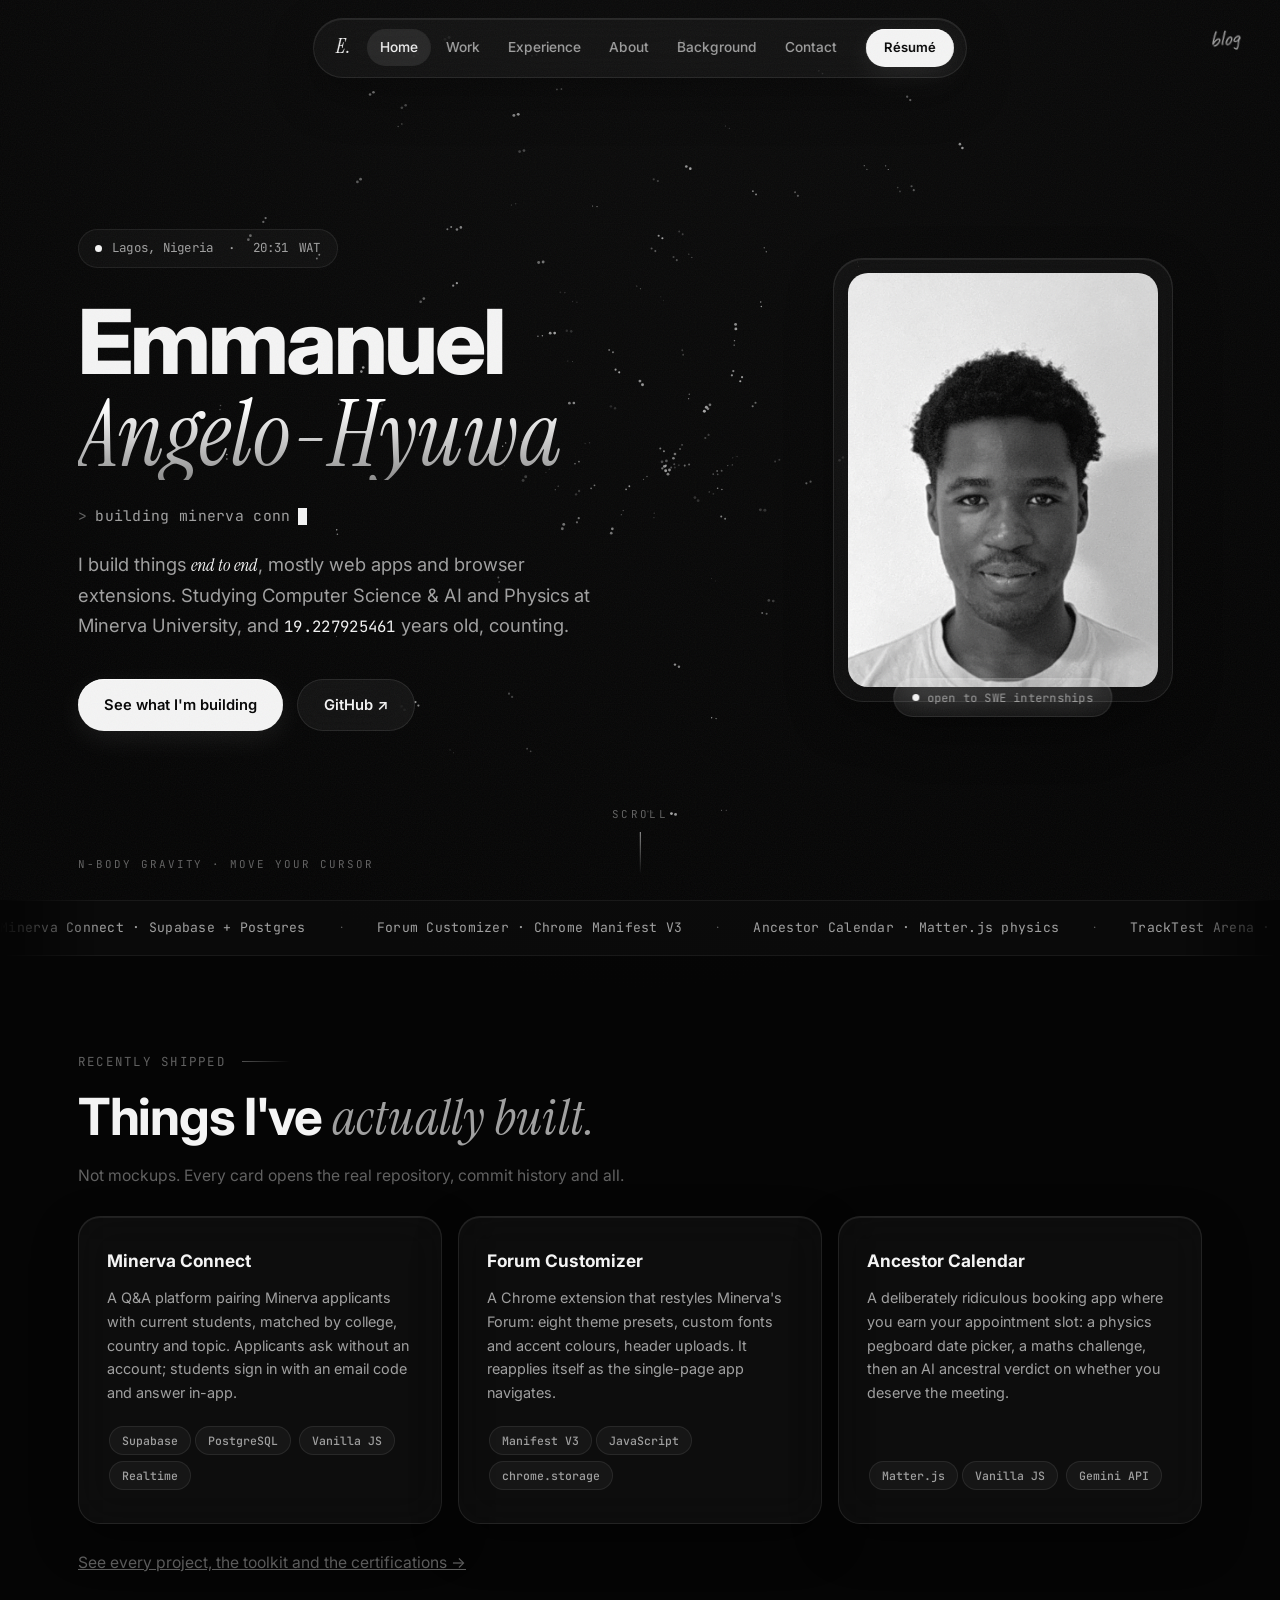
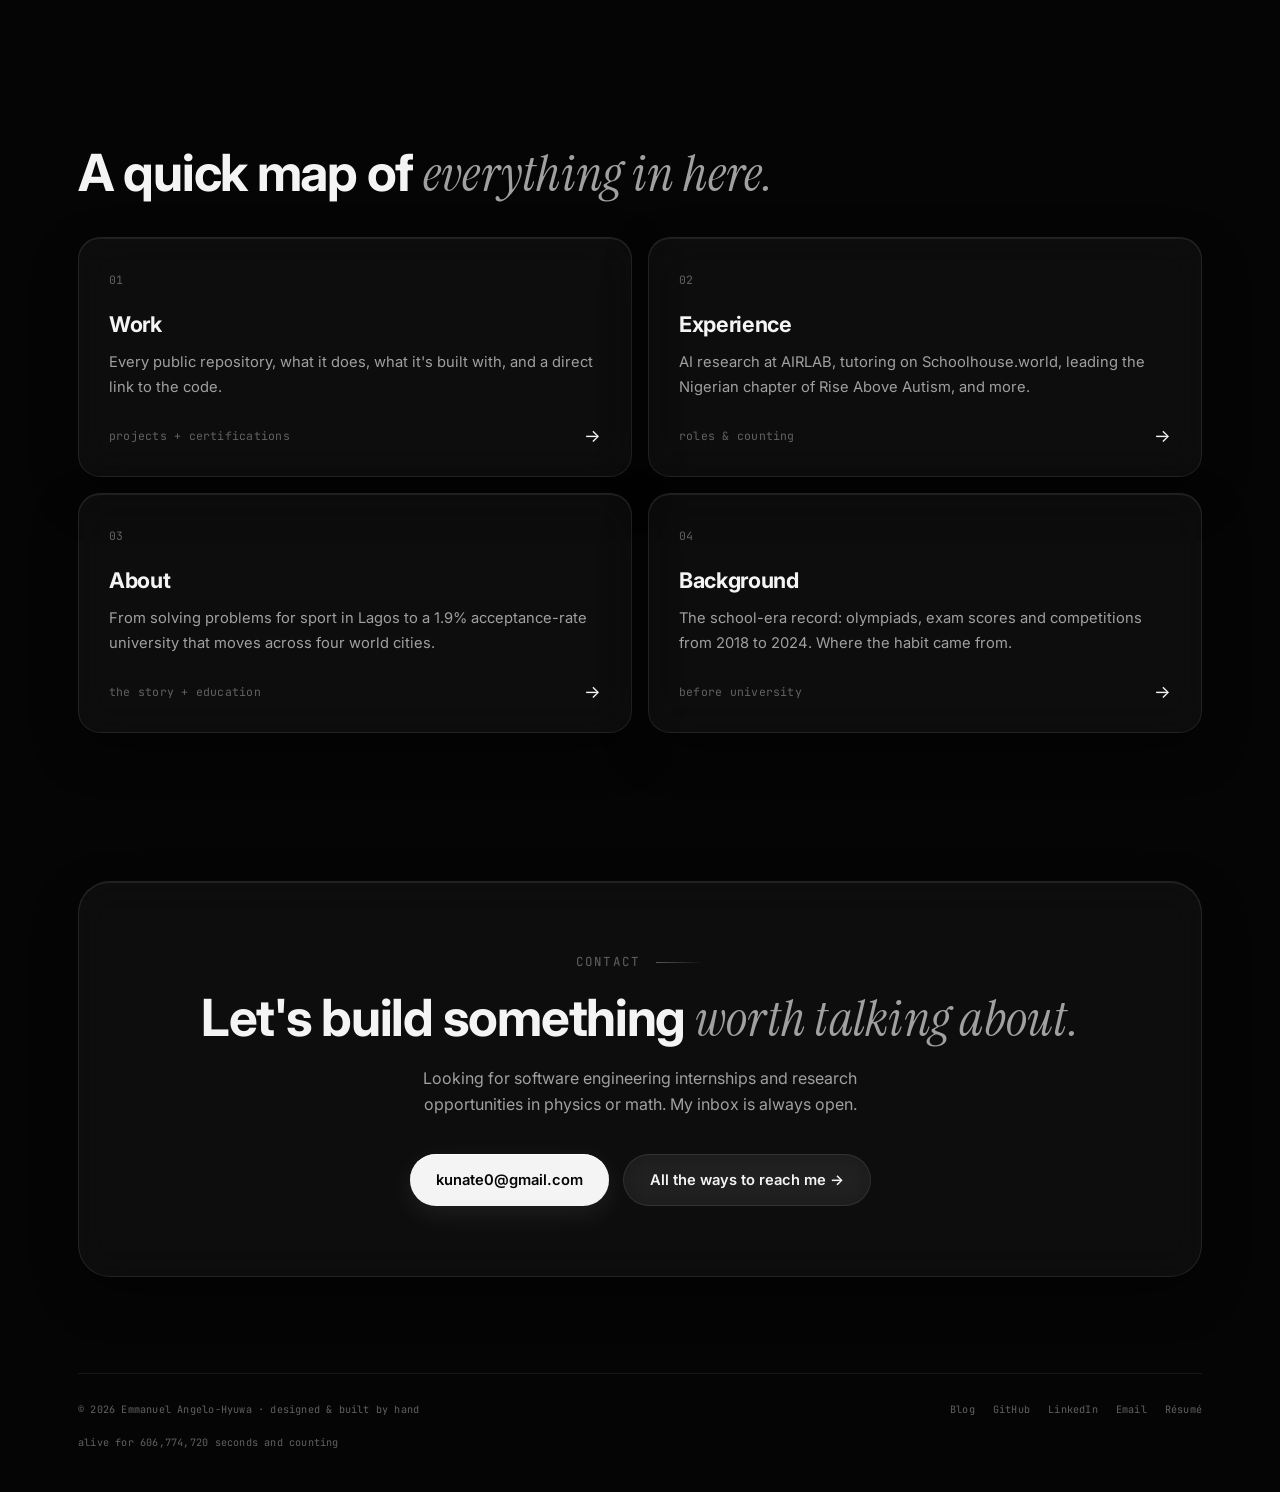
<file: home.html>
<!doctype html>
<html lang="en">
  <head>
    <meta charset="utf-8" />
    <meta name="viewport" content="width=device-width, initial-scale=1" />
    <title>Emmanuel Angelo-Hyuwa · Software Engineer, Minerva University</title>
    <meta
      name="description"
      content="Emmanuel Kunat Angelo-Hyuwa is a Nigerian software engineer building web apps and browser extensions end to end, studying Computer Science & AI and Physics at Minerva University. Every project links to its source."
    />
    <meta property="og:title" content="Emmanuel Angelo-Hyuwa" />
    <meta
      property="og:description"
      content="I build web apps and browser extensions end to end. CS & AI + Physics at Minerva University."
    />
    <meta property="og:type" content="website" />
    <meta property="og:url" content="https://www.hyuwa.dev/" />
    <meta property="og:image" content="https://www.hyuwa.dev/assets/og-pic-general.png" />
    <meta property="og:image:width" content="1731" />
    <meta property="og:image:height" content="909" />
    <meta name="twitter:card" content="summary_large_image" />
    <meta name="twitter:title" content="Emmanuel Angelo-Hyuwa" />
    <meta
      name="twitter:description"
      content="I build web apps and browser extensions end to end. CS & AI + Physics at Minerva University."
    />
    <meta name="twitter:image" content="https://www.hyuwa.dev/assets/og-pic-twitter.png" />
    <meta name="theme-color" content="#050505" />
    <link rel="canonical" href="https://www.hyuwa.dev/" />
    <meta name="author" content="Emmanuel Kunat Angelo-Hyuwa" />
    <meta property="og:site_name" content="Emmanuel Angelo-Hyuwa" />
    <meta property="og:locale" content="en_US" />
    <meta name="keywords" content="Emmanuel Kunat Angelo-Hyuwa, Emmanuel Angelo-Hyuwa, Emmanuel Angelo Hyuwa, Emmanuel Hyuwa, Kunat Angelo-Hyuwa, Angelo-Hyuwa, software engineer, web developer, Chrome extension developer, Supabase, React, Minerva University student, Minerva University software engineer, Minerva University computer science, Nigerian software developer, Nigerian software engineer, Lagos software developer, software engineer portfolio, computer science and artificial intelligence, physics student" />
    <link rel="preconnect" href="https://fonts.googleapis.com" />
    <link rel="preconnect" href="https://fonts.gstatic.com" crossorigin />
    <link
      href="https://fonts.googleapis.com/css2?family=Inter:wght@400;500;600;700;800&family=Instrument+Serif:ital@0;1&family=JetBrains+Mono:wght@400;500&family=Caveat:wght@500;600&display=swap"
      rel="stylesheet"
    />
    <link rel="stylesheet" href="css/style.css" />
    <link rel="icon" href="/favicon.ico" sizes="any" />
    <link rel="icon" type="image/png" sizes="96x96" href="/favicon-96.png" />
    <link rel="icon" type="image/png" sizes="192x192" href="/favicon-192.png" />
    <link rel="apple-touch-icon" href="/apple-touch-icon.png" />
    <!-- Cloudflare Web Analytics -->
    <script type="module" src="https://static.cloudflareinsights.com/beacon.min.js" data-cf-beacon='{"token":"fb49bda49f8845ef92b1120f9b3e86cc"}'></script>
    <!-- End Cloudflare Web Analytics -->
  </head>
  <body>
    <div class="grain" aria-hidden="true"></div>

    <header class="nav glass" id="nav">
      <a href="/" class="nav__logo serif">E.</a>
      <nav class="nav__links" id="nav-links" aria-label="Main navigation">
        <a href="/" aria-current="page">Home</a>
        <a href="projects.html">Work</a>
        <a href="experience.html">Experience</a>
        <a href="about.html">About</a>
        <a href="honours.html">Background</a>
        <a href="contact.html">Contact</a>
      </nav>
      <a href="resume.pdf" target="_blank" rel="noopener" class="btn btn--small btn--primary">Résumé</a>
      <button class="nav__burger" id="nav-burger" aria-label="Menu" aria-expanded="false">
        <i></i><i></i>
      </button>
    </header>

    <a class="scrawl" href="https://blog.hyuwa.dev/">
      blog
      <svg viewBox="0 0 120 52" aria-hidden="true">
        <path
          d="M60 5C30 3 6 12 5 26c-1 14 26 22 56 21 28-1 54-9 54-22C114 12 90 4 62 4"
        />
      </svg>
    </a>

    <main>
      <!-- ============ HERO ============ -->
      <section class="hero">
        <canvas class="hero__sim" id="gravity" aria-hidden="true"></canvas>
        <div class="hero__content">
          <p class="hero__eyebrow mono">
            <span class="pulse-dot" aria-hidden="true"></span>
            Lagos, Nigeria &nbsp;·&nbsp; <span id="lagos-time">--:--</span> WAT
          </p>
          <h1 class="hero__title">
            <span class="hero__line" data-split>Emmanuel</span>
            <span class="hero__line"><span class="hero__line-inner hero__line--accent serif">Angelo-Hyuwa</span></span>
          </h1>
          <p class="hero__roles mono">
            <span class="hero__roles-prefix">&gt;</span>
            <span id="role-text">software engineer in the making</span><span class="caret" aria-hidden="true"></span>
          </p>
          <p class="hero__sub reveal">
            I build things <em class="serif">end to end</em>, mostly web apps and browser
            extensions. Studying Computer Science &amp; AI and Physics at Minerva University,
            and <span id="age" class="mono age">18.000000000</span> years old, counting.
          </p>
          <div class="hero__cta reveal">
            <a href="projects.html" class="btn btn--primary">See what I'm building</a>
            <a
              href="https://github.com/emmanuelangelo-hyuwa-lang"
              target="_blank"
              rel="noopener"
              class="btn btn--ghost"
              >GitHub ↗</a
            >
          </div>
        </div>

        <div class="hero__portrait reveal">
          <div class="portrait glass" data-tilt data-tilt-max="8">
            <img src="assets/portrait.jpg" alt="Portrait of Emmanuel Angelo-Hyuwa" fetchpriority="high" />
            <div class="portrait__sheen" aria-hidden="true"></div>
            <div class="portrait__badge glass mono">
              <span class="pulse-dot" aria-hidden="true"></span>
              open to SWE internships
            </div>
          </div>
        </div>

        <p class="hero__sim-note mono" aria-hidden="true">n-body gravity · move your cursor</p>

        <a href="#explore" class="scroll-cue mono" aria-label="Scroll down">
          <span>scroll</span>
          <i aria-hidden="true"></i>
        </a>
      </section>

      <!-- ============ NOW ============ -->
      <section class="marquee glass-soft" aria-label="What I'm working with">
        <div class="marquee__track" data-marquee>
          <span class="mono">Minerva Connect · Supabase + Postgres</span><i>·</i>
          <span class="mono">Forum Customizer · Chrome Manifest V3</span><i>·</i>
          <span class="mono">Ancestor Calendar · Matter.js physics</span><i>·</i>
          <span class="mono">TrackTest Arena · React + TypeScript</span><i>·</i>
          <span class="mono">CodePath · AI110 and DSA</span><i>·</i>
          <span class="mono">CS &amp; AI + Physics @ Minerva University</span><i>·</i>
          <span class="mono">Python · NLTK · Streamlit · pytest</span><i>·</i>
        </div>
      </section>

      <!-- ============ RECENTLY SHIPPED ============ -->
      <section class="section" id="explore">
        <p class="section__eyebrow mono reveal">Recently shipped</p>
        <h2 class="section__title reveal">
          Things I've <em class="serif">actually built.</em>
        </h2>
        <p class="section__sub reveal">
          Not mockups. Every card opens the real repository, commit history and all.
        </p>

        <div class="projects">
          <a
            class="project glass card-spot reveal"
            href="https://github.com/emmanuelangelo-hyuwa-lang/minerva-workstudy"
            target="_blank"
            rel="noopener"
            style="text-decoration: none; color: inherit"
          >
            <h3>Minerva Connect</h3>
            <p>
              A Q&amp;A platform pairing Minerva applicants with current students, matched by
              college, country and topic. Applicants ask without an account; students sign in
              with an email code and answer in-app.
            </p>
            <div class="project__tags">
              <span class="tag">Supabase</span><span class="tag">PostgreSQL</span>
              <span class="tag">Vanilla JS</span><span class="tag">Realtime</span>
            </div>
          </a>

          <a
            class="project glass card-spot reveal"
            href="https://github.com/emmanuelangelo-hyuwa-lang/minerva-forum"
            target="_blank"
            rel="noopener"
            style="text-decoration: none; color: inherit"
          >
            <h3>Forum Customizer</h3>
            <p>
              A Chrome extension that restyles Minerva's Forum: eight theme presets, custom
              fonts and accent colours, header uploads. It reapplies itself as the
              single-page app navigates.
            </p>
            <div class="project__tags">
              <span class="tag">Manifest V3</span><span class="tag">JavaScript</span>
              <span class="tag">chrome.storage</span>
            </div>
          </a>

          <a
            class="project glass card-spot reveal"
            href="https://github.com/emmanuelangelo-hyuwa-lang/ancestor-calendar"
            target="_blank"
            rel="noopener"
            style="text-decoration: none; color: inherit"
          >
            <h3>Ancestor Calendar</h3>
            <p>
              A deliberately ridiculous booking app where you earn your appointment slot: a
              physics pegboard date picker, a maths challenge, then an AI ancestral verdict
              on whether you deserve the meeting.
            </p>
            <div class="project__tags">
              <span class="tag">Matter.js</span><span class="tag">Vanilla JS</span>
              <span class="tag">Gemini API</span>
            </div>
          </a>
        </div>

        <p class="section__sub reveal" style="margin-top: 26px">
          <a href="projects.html" style="color: inherit">See every project, the toolkit and the certifications →</a>
        </p>
      </section>

      <!-- ============ EXPLORE ============ -->
      <section class="section">
        <p class="section__eyebrow mono reveal">Explore</p>
        <h2 class="section__title reveal">
          A quick map of <em class="serif">everything in here.</em>
        </h2>

        <div class="explore">
          <a href="projects.html" class="explore__card glass card-spot reveal">
            <span class="explore__idx mono">01</span>
            <h3>Work</h3>
            <p>
              Every public repository, what it does, what it's built with, and a direct link
              to the code.
            </p>
            <span class="explore__foot">
              <span class="explore__hint mono">projects + certifications</span>
              <span class="explore__arrow" aria-hidden="true">→</span>
            </span>
          </a>

          <a href="experience.html" class="explore__card glass card-spot reveal">
            <span class="explore__idx mono">02</span>
            <h3>Experience</h3>
            <p>
              AI research at AIRLAB, tutoring on Schoolhouse.world, leading the Nigerian
              chapter of Rise Above Autism, and more.
            </p>
            <span class="explore__foot">
              <span class="explore__hint mono">roles &amp; counting</span>
              <span class="explore__arrow" aria-hidden="true">→</span>
            </span>
          </a>

          <a href="about.html" class="explore__card glass card-spot reveal">
            <span class="explore__idx mono">03</span>
            <h3>About</h3>
            <p>
              From solving problems for sport in Lagos to a 1.9% acceptance-rate university
              that moves across four world cities.
            </p>
            <span class="explore__foot">
              <span class="explore__hint mono">the story + education</span>
              <span class="explore__arrow" aria-hidden="true">→</span>
            </span>
          </a>

          <a href="honours.html" class="explore__card glass card-spot reveal">
            <span class="explore__idx mono">04</span>
            <h3>Background</h3>
            <p>
              The school-era record: olympiads, exam scores and competitions from 2018 to
              2024. Where the habit came from.
            </p>
            <span class="explore__foot">
              <span class="explore__hint mono">before university</span>
              <span class="explore__arrow" aria-hidden="true">→</span>
            </span>
          </a>
        </div>
      </section>

      <!-- ============ CTA ============ -->
      <section class="section">
        <div class="contact glass card-spot reveal">
          <p class="section__eyebrow mono" style="justify-content: center">Contact</p>
          <h2 class="contact__title">
            Let's build something <em class="serif">worth talking about.</em>
          </h2>
          <p class="contact__sub">
            Looking for software engineering internships and research opportunities in
            physics or math. My inbox is always open.
          </p>
          <div class="hero__cta">
            <a href="mailto:kunate0@gmail.com" class="btn btn--primary">kunate0@gmail.com</a>
            <a href="contact.html" class="btn btn--ghost">All the ways to reach me →</a>
          </div>
        </div>
      </section>
    </main>

    <footer class="footer">
      <div class="footer__inner">
        <p class="mono">© <span data-year>2026</span> Emmanuel Angelo-Hyuwa · designed &amp; built by hand</p>
        <nav class="footer__links mono" aria-label="Social links">
          <a href="https://blog.hyuwa.dev/">Blog</a>
          <a href="https://github.com/emmanuelangelo-hyuwa-lang" target="_blank" rel="noopener">GitHub</a>
          <a href="https://linkedin.com/in/trailblaizer" target="_blank" rel="noopener">LinkedIn</a>
          <a href="mailto:kunate0@gmail.com">Email</a>
          <a href="resume.pdf" target="_blank" rel="noopener">Résumé</a>
        </nav>
        <p class="mono footer__age">alive for <span id="age-footer">…</span> seconds and counting</p>
      </div>
    </footer>

    <button class="to-top glass" id="to-top" aria-label="Back to top">↑</button>

    <!-- Prerender internal pages on hover so navigation is instant.
         Ignored by browsers without Speculation Rules support. -->
    <script type="speculationrules">
      {
        "prerender": [
          {
            "where": {
              "selector_matches": ".nav__links a, .pager__link, .explore__card, .nav__logo"
            },
            "eagerness": "moderate"
          }
        ]
      }
    </script>
    <!-- Structured data. This is what search engines actually read to work out
         who a page is about, and alternateName is how different spellings of a
         name get tied to one person. -->
    <script type="application/ld+json">
      {
        "@context": "https://schema.org",
        "@type": "Person",
        "@id": "https://www.hyuwa.dev/#person",
        "name": "Emmanuel Kunat Angelo-Hyuwa",
        "alternateName": [
          "Emmanuel Angelo-Hyuwa",
          "Emmanuel Angelo Hyuwa",
          "Emmanuel Kunat Angelo Hyuwa",
          "Emmanuel Hyuwa",
          "Kunat Angelo-Hyuwa",
          "E. K. Angelo-Hyuwa"
        ],
        "givenName": "Emmanuel",
        "additionalName": "Kunat",
        "familyName": "Angelo-Hyuwa",
        "url": "https://www.hyuwa.dev/",
        "image": "https://www.hyuwa.dev/assets/portrait.jpg",
        "email": "mailto:kunate0@gmail.com",
        "jobTitle": "Software Engineer",
        "description": "Software engineer building web apps and browser extensions end to end. Studying Computer Science & Artificial Intelligence and Physics at Minerva University.",
        "nationality": { "@type": "Country", "name": "Nigeria" },
        "homeLocation": { "@type": "Place", "name": "Lagos, Nigeria" },
        "affiliation": {
          "@type": "CollegeOrUniversity",
          "name": "Minerva University",
          "url": "https://www.minerva.edu/"
        },
        "alumniOf": [
          {
            "@type": "CollegeOrUniversity",
            "name": "Minerva University",
            "url": "https://www.minerva.edu/"
          },
          { "@type": "EducationalOrganization", "name": "The Ambassadors College" }
        ],
        "knowsAbout": [
          "Software Engineering",
          "Web Development",
          "JavaScript",
          "TypeScript",
          "Python",
          "React",
          "Supabase",
          "Chrome Extensions",
          "Artificial Intelligence",
          "Natural Language Processing",
          "Physics",
          "Mathematics"
        ],
        "sameAs": [
          "https://github.com/emmanuelangelo-hyuwa-lang",
          "https://linkedin.com/in/trailblaizer"
        ]
      }
    </script>
    <script type="application/ld+json">
      {
        "@context": "https://schema.org",
        "@type": "WebSite",
        "@id": "https://www.hyuwa.dev/#website",
        "url": "https://www.hyuwa.dev/",
        "name": "Emmanuel Angelo-Hyuwa",
        "inLanguage": "en",
        "author": { "@id": "https://www.hyuwa.dev/#person" },
        "publisher": { "@id": "https://www.hyuwa.dev/#person" }
      }
    </script>

    <script src="js/main.js"></script>
  </body>
</html>
</file>
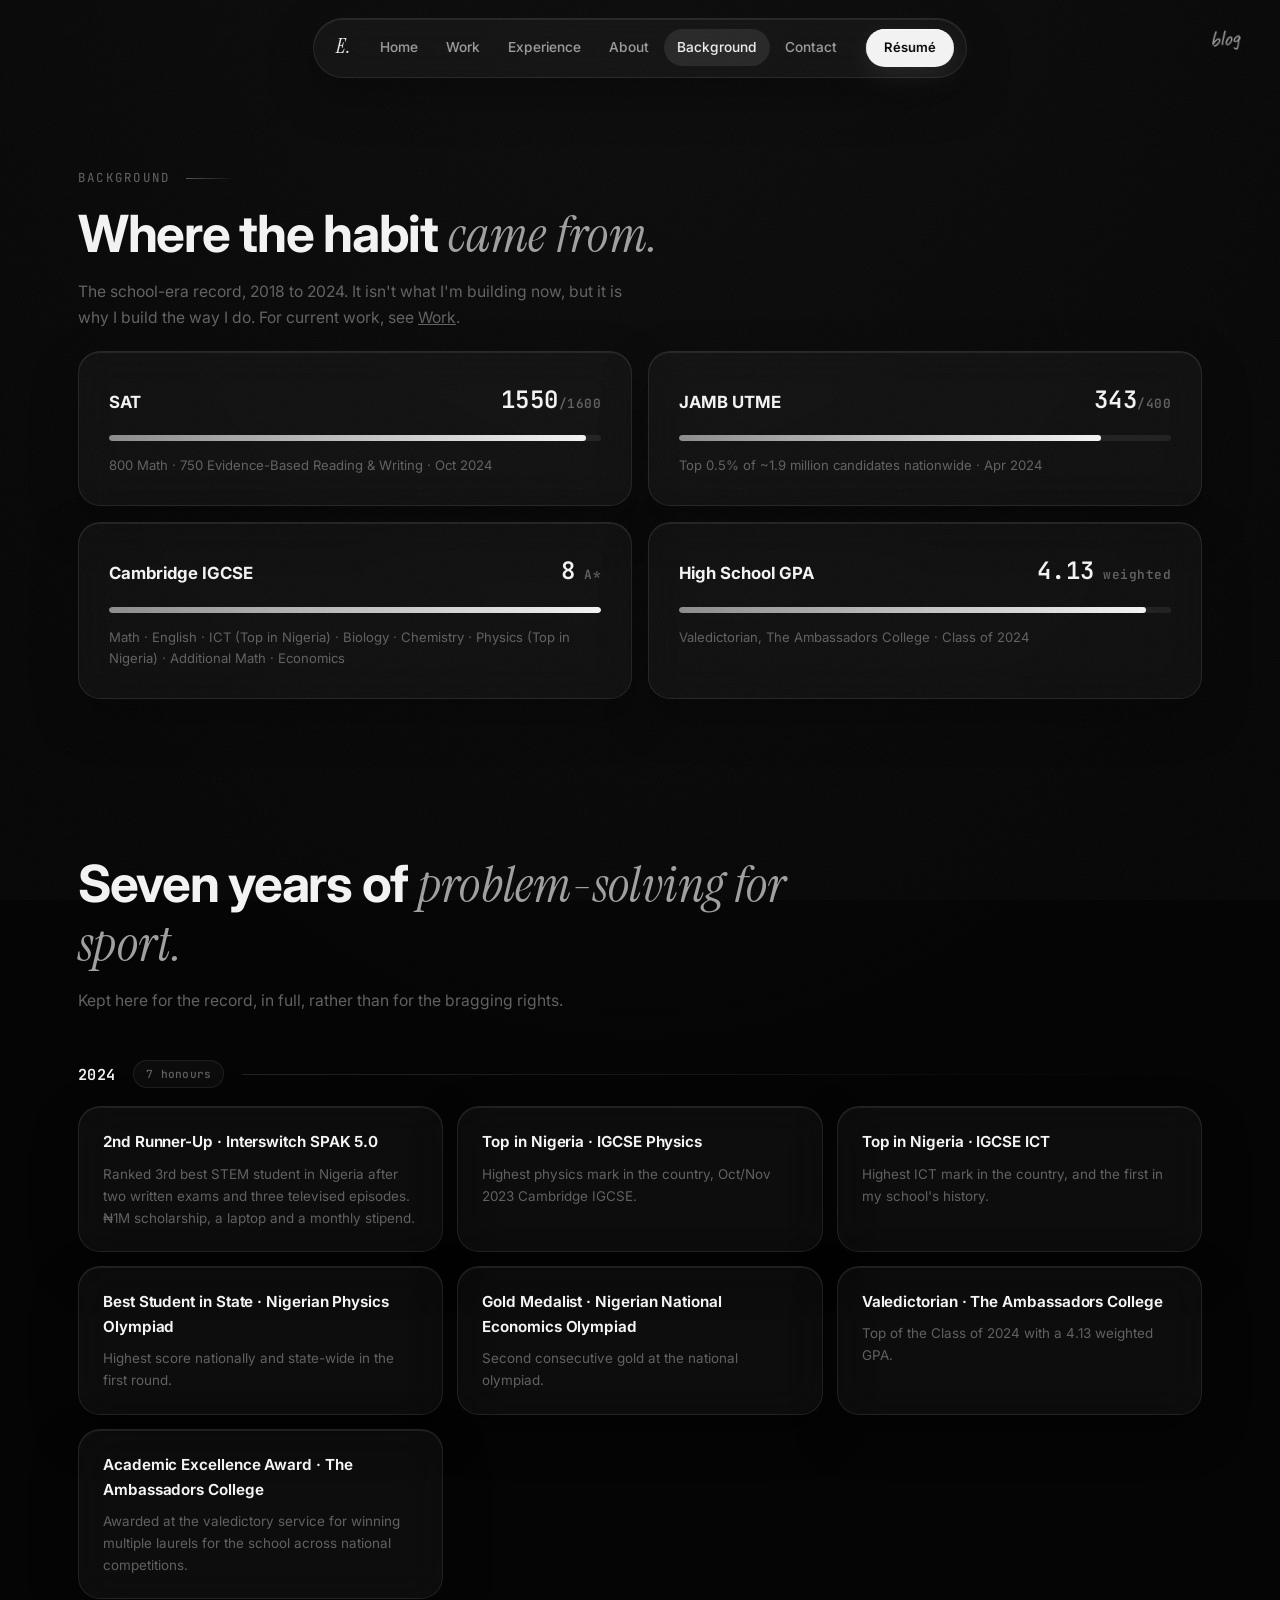
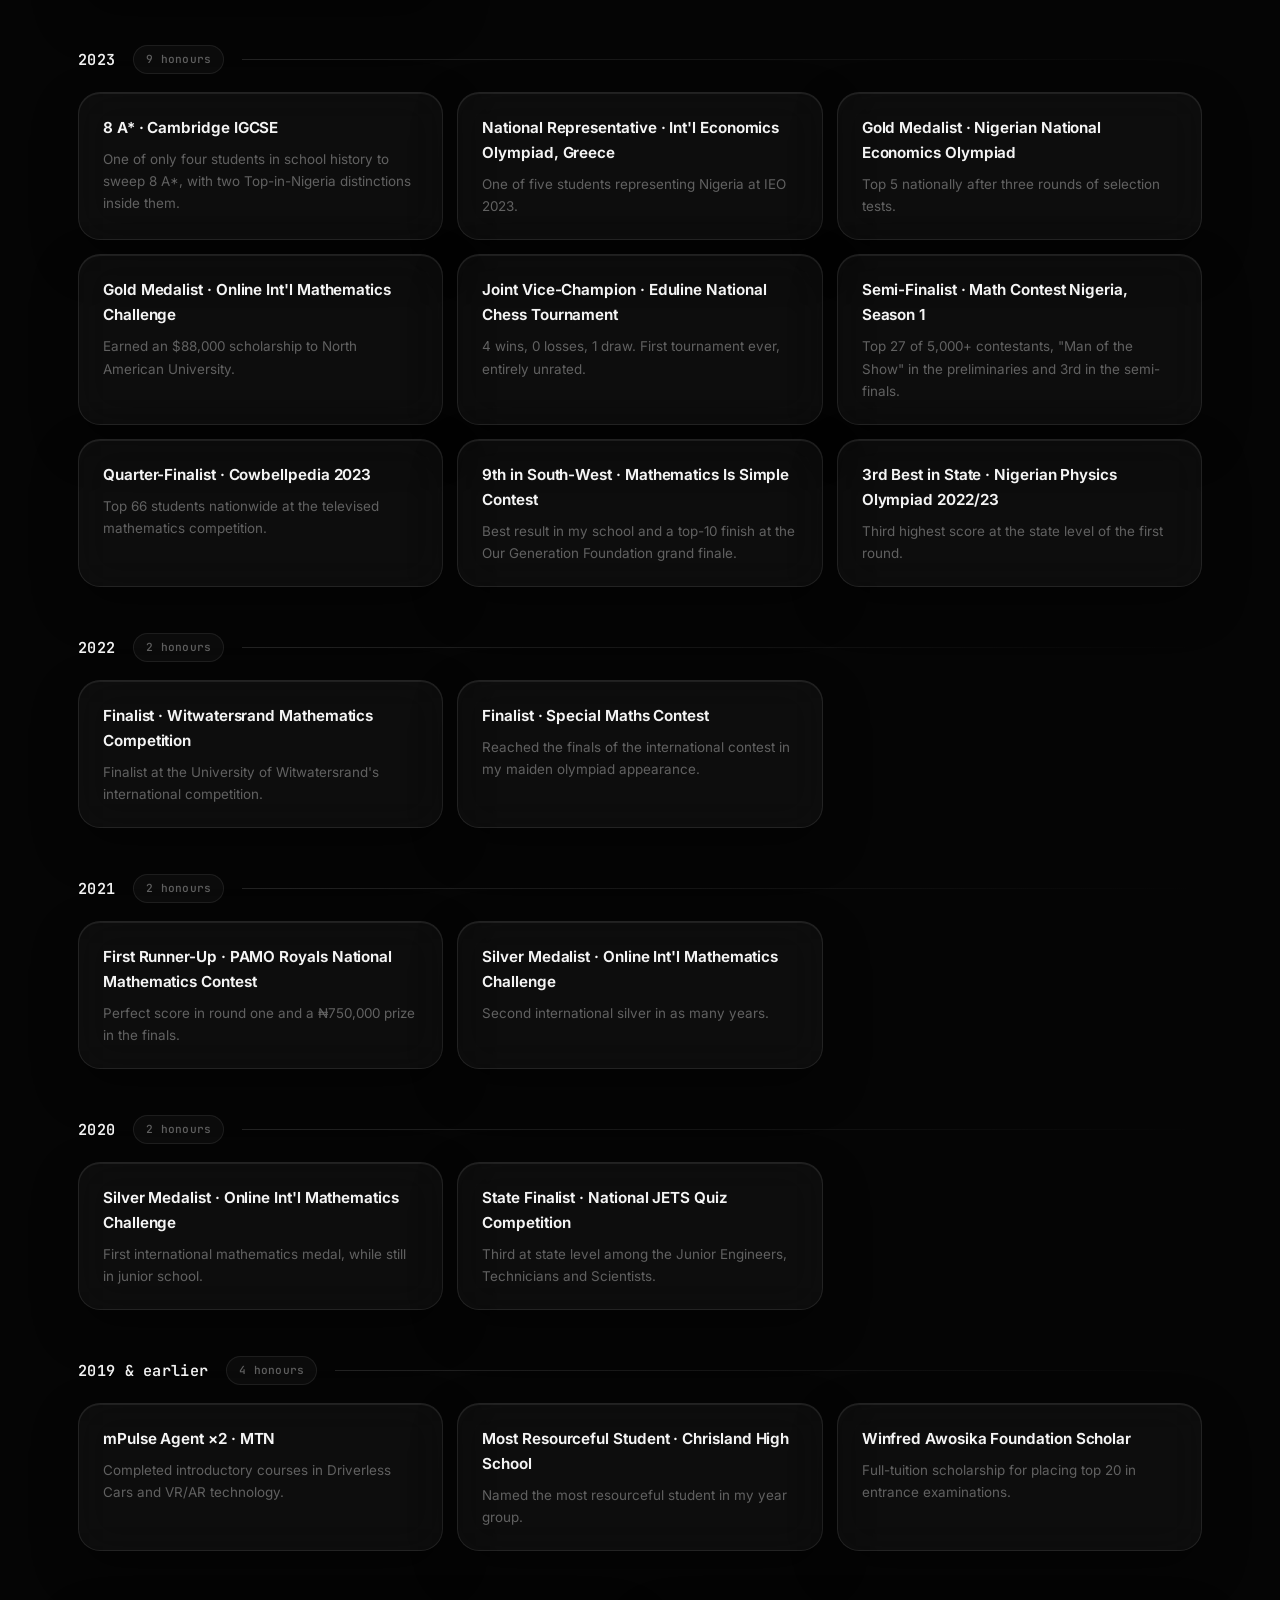
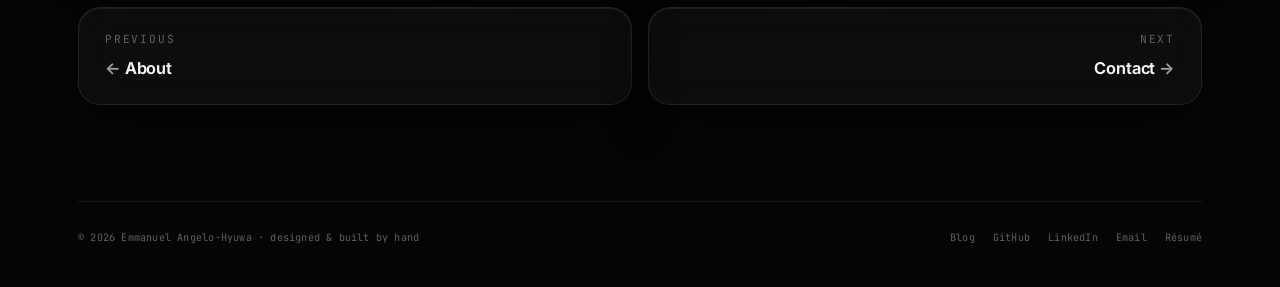
<file: honours.html>
<!doctype html>
<html lang="en">
  <head>
    <meta charset="utf-8" />
    <meta name="viewport" content="width=device-width, initial-scale=1" />
    <title>Background · Emmanuel Angelo-Hyuwa</title>
    <meta
      name="description"
      content="The school-era record for Emmanuel Angelo-Hyuwa, 2018 to 2024: olympiads, exam scores and competitions. Current work lives on the Work page."
    />
    <meta property="og:title" content="Background · Emmanuel Angelo-Hyuwa" />
    <meta
      property="og:description"
      content="The school-era record, 2018 to 2024. Where the habit came from."
    />
    <meta property="og:type" content="website" />
    <meta property="og:url" content="https://www.hyuwa.dev/honours.html" />
    <meta property="og:image" content="https://www.hyuwa.dev/assets/og-pic-general.png" />
    <meta property="og:image:width" content="1731" />
    <meta property="og:image:height" content="909" />
    <meta name="twitter:card" content="summary_large_image" />
    <meta name="twitter:title" content="Background · Emmanuel Angelo-Hyuwa" />
    <meta
      name="twitter:description"
      content="The school-era record, 2018 to 2024. Where the habit came from."
    />
    <meta name="twitter:image" content="https://www.hyuwa.dev/assets/og-pic-twitter.png" />
    <meta name="theme-color" content="#050505" />
    <link rel="canonical" href="https://www.hyuwa.dev/honours.html" />
    <meta name="author" content="Emmanuel Kunat Angelo-Hyuwa" />
    <meta property="og:site_name" content="Emmanuel Angelo-Hyuwa" />
    <meta property="og:locale" content="en_US" />
    <meta name="keywords" content="Emmanuel Kunat Angelo-Hyuwa, Emmanuel Angelo-Hyuwa, Emmanuel Angelo Hyuwa, Emmanuel Hyuwa, Kunat Angelo-Hyuwa, Angelo-Hyuwa, olympiad medalist, IGCSE, SAT, Nigerian Physics Olympiad, Interswitch SPAK, Minerva University student, Minerva University software engineer, Minerva University computer science, Nigerian software developer, Nigerian software engineer, Lagos software developer, software engineer portfolio, computer science and artificial intelligence, physics student" />
    <link rel="preconnect" href="https://fonts.googleapis.com" />
    <link rel="preconnect" href="https://fonts.gstatic.com" crossorigin />
    <link
      href="https://fonts.googleapis.com/css2?family=Inter:wght@400;500;600;700;800&family=Instrument+Serif:ital@0;1&family=JetBrains+Mono:wght@400;500&family=Caveat:wght@500;600&display=swap"
      rel="stylesheet"
    />
    <link rel="stylesheet" href="css/style.css" />
    <link rel="icon" href="/favicon.ico" sizes="any" />
    <link rel="icon" type="image/png" sizes="96x96" href="/favicon-96.png" />
    <link rel="icon" type="image/png" sizes="192x192" href="/favicon-192.png" />
    <link rel="apple-touch-icon" href="/apple-touch-icon.png" />
    <!-- Cloudflare Web Analytics -->
    <script type="module" src="https://static.cloudflareinsights.com/beacon.min.js" data-cf-beacon='{"token":"fb49bda49f8845ef92b1120f9b3e86cc"}'></script>
    <!-- End Cloudflare Web Analytics -->
  </head>
  <body>
    <div class="grain" aria-hidden="true"></div>

    <header class="nav glass" id="nav">
      <a href="/" class="nav__logo serif">E.</a>
      <nav class="nav__links" id="nav-links" aria-label="Main navigation">
        <a href="/">Home</a>
        <a href="projects.html">Work</a>
        <a href="experience.html">Experience</a>
        <a href="about.html">About</a>
        <a href="honours.html" aria-current="page">Background</a>
        <a href="contact.html">Contact</a>
      </nav>
      <a href="resume.pdf" target="_blank" rel="noopener" class="btn btn--small btn--primary">Résumé</a>
      <button class="nav__burger" id="nav-burger" aria-label="Menu" aria-expanded="false">
        <i></i><i></i>
      </button>
    </header>

    <a class="scrawl" href="https://blog.hyuwa.dev/">
      blog
      <svg viewBox="0 0 120 52" aria-hidden="true">
        <path
          d="M60 5C30 3 6 12 5 26c-1 14 26 22 56 21 28-1 54-9 54-22C114 12 90 4 62 4"
        />
      </svg>
    </a>

    <main>
      <section class="section page-head">
        <p class="section__eyebrow mono reveal">Background</p>
        <h1 class="section__title reveal">
          Where the habit <em class="serif">came from.</em>
        </h1>
        <p class="section__sub reveal">
          The school-era record, 2018 to 2024. It isn't what I'm building now, but it is why I
          build the way I do. For current work, see
          <a href="projects.html" style="color: inherit">Work</a>.
        </p>
      </section>

      <section class="section" style="padding-top: 0">
        <div class="scores" style="margin-top: 0">
          <div class="score glass card-spot reveal">
            <div class="score__head">
              <h3>SAT</h3>
              <span class="mono score__val">1550<span class="score__of">/1600</span></span>
            </div>
            <div class="score__bar"><i data-bar="96.9"></i></div>
            <p class="score__note">800 Math · 750 Evidence-Based Reading &amp; Writing · Oct 2024</p>
          </div>
          <div class="score glass card-spot reveal">
            <div class="score__head">
              <h3>JAMB UTME</h3>
              <span class="mono score__val">343<span class="score__of">/400</span></span>
            </div>
            <div class="score__bar"><i data-bar="85.75"></i></div>
            <p class="score__note">Top 0.5% of ~1.9 million candidates nationwide · Apr 2024</p>
          </div>
          <div class="score glass card-spot reveal">
            <div class="score__head">
              <h3>Cambridge IGCSE</h3>
              <span class="mono score__val">8<span class="score__of"> A*</span></span>
            </div>
            <div class="score__bar"><i data-bar="100"></i></div>
            <p class="score__note">
              Math · English · ICT (Top in Nigeria) · Biology · Chemistry · Physics (Top in
              Nigeria) · Additional Math · Economics
            </p>
          </div>
          <div class="score glass card-spot reveal">
            <div class="score__head">
              <h3>High School GPA</h3>
              <span class="mono score__val">4.13<span class="score__of"> weighted</span></span>
            </div>
            <div class="score__bar"><i data-bar="95"></i></div>
            <p class="score__note">Valedictorian, The Ambassadors College · Class of 2024</p>
          </div>
        </div>
      </section>

      <section class="section">
        <p class="section__eyebrow mono reveal">Competitions &amp; awards</p>
        <h2 class="section__title reveal">
          Seven years of <em class="serif">problem-solving for sport.</em>
        </h2>
        <p class="section__sub reveal">
          Kept here for the record, in full, rather than for the bragging rights.
        </p>

        <div class="timeline">
          <div class="timeline__year reveal"><span class="mono">2024</span><b class="mono">7 honours</b></div>
          <div class="timeline__items">
            <div class="ach glass card-spot reveal">
              <h4>2nd Runner-Up · Interswitch SPAK 5.0</h4>
              <p>
                Ranked 3rd best STEM student in Nigeria after two written exams and three
                televised episodes. ₦1M scholarship, a laptop and a monthly stipend.
              </p>
            </div>
            <div class="ach glass card-spot reveal">
              <h4>Top in Nigeria · IGCSE Physics</h4>
              <p>Highest physics mark in the country, Oct/Nov 2023 Cambridge IGCSE.</p>
            </div>
            <div class="ach glass card-spot reveal">
              <h4>Top in Nigeria · IGCSE ICT</h4>
              <p>Highest ICT mark in the country, and the first in my school's history.</p>
            </div>
            <div class="ach glass card-spot reveal">
              <h4>Best Student in State · Nigerian Physics Olympiad</h4>
              <p>Highest score nationally and state-wide in the first round.</p>
            </div>
            <div class="ach glass card-spot reveal">
              <h4>Gold Medalist · Nigerian National Economics Olympiad</h4>
              <p>Second consecutive gold at the national olympiad.</p>
            </div>
            <div class="ach glass card-spot reveal">
              <h4>Valedictorian · The Ambassadors College</h4>
              <p>Top of the Class of 2024 with a 4.13 weighted GPA.</p>
            </div>
            <div class="ach glass card-spot reveal">
              <h4>Academic Excellence Award · The Ambassadors College</h4>
              <p>
                Awarded at the valedictory service for winning multiple laurels for the school
                across national competitions.
              </p>
            </div>
          </div>

          <div class="timeline__year reveal"><span class="mono">2023</span><b class="mono">9 honours</b></div>
          <div class="timeline__items">
            <div class="ach glass card-spot reveal">
              <h4>8 A* · Cambridge IGCSE</h4>
              <p>
                One of only four students in school history to sweep 8 A*, with two
                Top-in-Nigeria distinctions inside them.
              </p>
            </div>
            <div class="ach glass card-spot reveal">
              <h4>National Representative · Int'l Economics Olympiad, Greece</h4>
              <p>One of five students representing Nigeria at IEO 2023.</p>
            </div>
            <div class="ach glass card-spot reveal">
              <h4>Gold Medalist · Nigerian National Economics Olympiad</h4>
              <p>Top 5 nationally after three rounds of selection tests.</p>
            </div>
            <div class="ach glass card-spot reveal">
              <h4>Gold Medalist · Online Int'l Mathematics Challenge</h4>
              <p>Earned an $88,000 scholarship to North American University.</p>
            </div>
            <div class="ach glass card-spot reveal">
              <h4>Joint Vice-Champion · Eduline National Chess Tournament</h4>
              <p>4 wins, 0 losses, 1 draw. First tournament ever, entirely unrated.</p>
            </div>
            <div class="ach glass card-spot reveal">
              <h4>Semi-Finalist · Math Contest Nigeria, Season 1</h4>
              <p>
                Top 27 of 5,000+ contestants, "Man of the Show" in the preliminaries and 3rd
                in the semi-finals.
              </p>
            </div>
            <div class="ach glass card-spot reveal">
              <h4>Quarter-Finalist · Cowbellpedia 2023</h4>
              <p>Top 66 students nationwide at the televised mathematics competition.</p>
            </div>
            <div class="ach glass card-spot reveal">
              <h4>9th in South-West · Mathematics Is Simple Contest</h4>
              <p>
                Best result in my school and a top-10 finish at the Our Generation Foundation
                grand finale.
              </p>
            </div>
            <div class="ach glass card-spot reveal">
              <h4>3rd Best in State · Nigerian Physics Olympiad 2022/23</h4>
              <p>Third highest score at the state level of the first round.</p>
            </div>
          </div>

          <div class="timeline__year reveal"><span class="mono">2022</span><b class="mono">2 honours</b></div>
          <div class="timeline__items">
            <div class="ach glass card-spot reveal">
              <h4>Finalist · Witwatersrand Mathematics Competition</h4>
              <p>Finalist at the University of Witwatersrand's international competition.</p>
            </div>
            <div class="ach glass card-spot reveal">
              <h4>Finalist · Special Maths Contest</h4>
              <p>Reached the finals of the international contest in my maiden olympiad appearance.</p>
            </div>
          </div>

          <div class="timeline__year reveal"><span class="mono">2021</span><b class="mono">2 honours</b></div>
          <div class="timeline__items">
            <div class="ach glass card-spot reveal">
              <h4>First Runner-Up · PAMO Royals National Mathematics Contest</h4>
              <p>Perfect score in round one and a ₦750,000 prize in the finals.</p>
            </div>
            <div class="ach glass card-spot reveal">
              <h4>Silver Medalist · Online Int'l Mathematics Challenge</h4>
              <p>Second international silver in as many years.</p>
            </div>
          </div>

          <div class="timeline__year reveal"><span class="mono">2020</span><b class="mono">2 honours</b></div>
          <div class="timeline__items">
            <div class="ach glass card-spot reveal">
              <h4>Silver Medalist · Online Int'l Mathematics Challenge</h4>
              <p>First international mathematics medal, while still in junior school.</p>
            </div>
            <div class="ach glass card-spot reveal">
              <h4>State Finalist · National JETS Quiz Competition</h4>
              <p>Third at state level among the Junior Engineers, Technicians and Scientists.</p>
            </div>
          </div>

          <div class="timeline__year reveal"><span class="mono">2019 &amp; earlier</span><b class="mono">4 honours</b></div>
          <div class="timeline__items">
            <div class="ach glass card-spot reveal">
              <h4>mPulse Agent ×2 · MTN</h4>
              <p>Completed introductory courses in Driverless Cars and VR/AR technology.</p>
            </div>
            <div class="ach glass card-spot reveal">
              <h4>Most Resourceful Student · Chrisland High School</h4>
              <p>Named the most resourceful student in my year group.</p>
            </div>
            <div class="ach glass card-spot reveal">
              <h4>Winfred Awosika Foundation Scholar</h4>
              <p>Full-tuition scholarship for placing top 20 in entrance examinations.</p>
            </div>
          </div>
        </div>

        <nav class="pager" aria-label="Page navigation">
          <a href="about.html" class="pager__link pager__link--prev glass card-spot reveal">
            <span class="pager__label mono">Previous</span>
            <span class="pager__title"><i aria-hidden="true">←</i> About</span>
          </a>
          <a href="contact.html" class="pager__link pager__link--next glass card-spot reveal">
            <span class="pager__label mono">Next</span>
            <span class="pager__title">Contact <i aria-hidden="true">→</i></span>
          </a>
        </nav>
      </section>
    </main>

    <footer class="footer">
      <div class="footer__inner">
        <p class="mono">© <span data-year>2026</span> Emmanuel Angelo-Hyuwa · designed &amp; built by hand</p>
        <nav class="footer__links mono" aria-label="Social links">
          <a href="https://blog.hyuwa.dev/">Blog</a>
          <a href="https://github.com/emmanuelangelo-hyuwa-lang" target="_blank" rel="noopener">GitHub</a>
          <a href="https://linkedin.com/in/trailblaizer" target="_blank" rel="noopener">LinkedIn</a>
          <a href="mailto:kunate0@gmail.com">Email</a>
          <a href="resume.pdf" target="_blank" rel="noopener">Résumé</a>
        </nav>
      </div>
    </footer>

    <button class="to-top glass" id="to-top" aria-label="Back to top">↑</button>

    <!-- Prerender internal pages on hover so navigation is instant.
         Ignored by browsers without Speculation Rules support. -->
    <script type="speculationrules">
      {
        "prerender": [
          {
            "where": {
              "selector_matches": ".nav__links a, .pager__link, .explore__card, .nav__logo"
            },
            "eagerness": "moderate"
          }
        ]
      }
    </script>
    <script src="js/main.js"></script>
  </body>
</html>
</file>
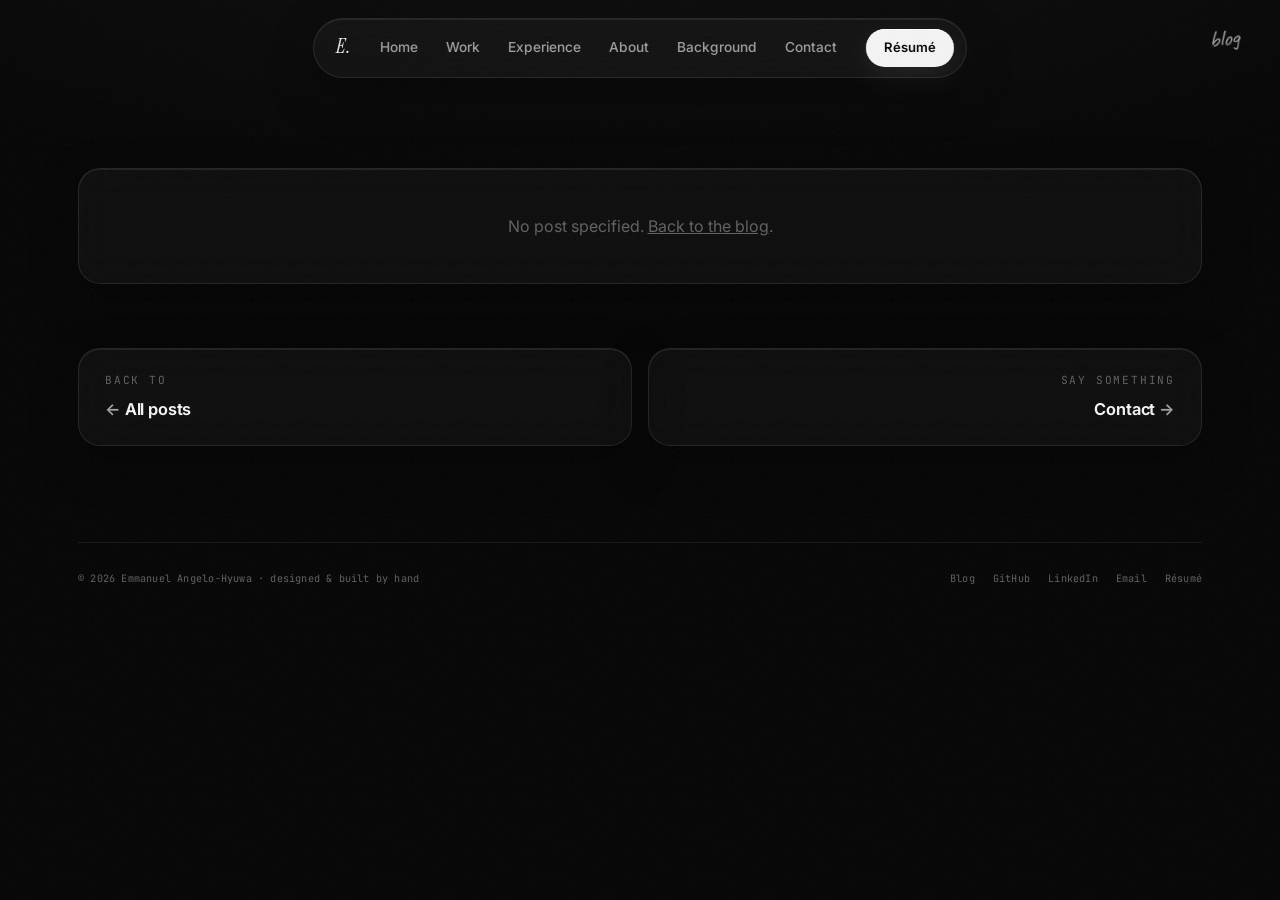
<file: post.html>
<!doctype html>
<html lang="en">
  <head>
    <meta charset="utf-8" />
    <meta name="viewport" content="width=device-width, initial-scale=1" />
    <title>Post · Emmanuel Angelo-Hyuwa</title>
    <meta name="description" content="A post from Emmanuel Angelo-Hyuwa's blog." />
    <meta property="og:title" content="Blog · Emmanuel Angelo-Hyuwa" />
    <meta
      property="og:description"
      content="Notes on building things: debugging, physics, and whatever I broke this week."
    />
    <meta property="og:type" content="article" />
    <meta property="og:image" content="https://www.hyuwa.dev/assets/og-pic-general.png" />
    <meta property="og:image:width" content="1731" />
    <meta property="og:image:height" content="909" />
    <meta name="twitter:card" content="summary_large_image" />
    <meta name="twitter:title" content="Blog · Emmanuel Angelo-Hyuwa" />
    <meta
      name="twitter:description"
      content="Notes on building things: debugging, physics, and whatever I broke this week."
    />
    <meta name="twitter:image" content="https://www.hyuwa.dev/assets/og-pic-twitter.png" />
    <meta name="theme-color" content="#050505" />
    <!-- rewritten per post by js/blog.js so each post canonicalises to itself -->
    <link rel="canonical" href="https://www.hyuwa.dev/post.html" />
    <meta name="author" content="Emmanuel Kunat Angelo-Hyuwa" />
    <meta property="og:site_name" content="Emmanuel Angelo-Hyuwa" />
    <meta property="og:locale" content="en_US" />
    <meta name="keywords" content="Emmanuel Kunat Angelo-Hyuwa, Emmanuel Angelo-Hyuwa, Emmanuel Angelo Hyuwa, Emmanuel Hyuwa, Kunat Angelo-Hyuwa, Angelo-Hyuwa, engineering blog, debugging, developer notes, Minerva University student, Minerva University software engineer, Minerva University computer science, Nigerian software developer, Nigerian software engineer, Lagos software developer, software engineer portfolio, computer science and artificial intelligence, physics student" />
    <link rel="preconnect" href="https://fonts.googleapis.com" />
    <link rel="preconnect" href="https://fonts.gstatic.com" crossorigin />
    <link
      href="https://fonts.googleapis.com/css2?family=Inter:wght@400;500;600;700;800&family=Instrument+Serif:ital@0;1&family=JetBrains+Mono:wght@400;500&family=Caveat:wght@500;600&display=swap"
      rel="stylesheet"
    />
    <link rel="stylesheet" href="/css/style.css" />
    <link rel="icon" href="/favicon.ico" sizes="any" />
    <link rel="icon" type="image/png" sizes="96x96" href="/favicon-96.png" />
    <link rel="icon" type="image/png" sizes="192x192" href="/favicon-192.png" />
    <link rel="apple-touch-icon" href="/apple-touch-icon.png" />
  </head>
  <body>
    <div class="grain" aria-hidden="true"></div>

    <header class="nav glass" id="nav">
      <a href="https://www.hyuwa.dev/" class="nav__logo serif">E.</a>
      <nav class="nav__links" id="nav-links" aria-label="Main navigation">
        <a href="https://www.hyuwa.dev/">Home</a>
        <a href="https://www.hyuwa.dev/projects.html">Work</a>
        <a href="https://www.hyuwa.dev/experience.html">Experience</a>
        <a href="https://www.hyuwa.dev/about.html">About</a>
        <a href="https://www.hyuwa.dev/honours.html">Background</a>
        <a href="https://www.hyuwa.dev/contact.html">Contact</a>
      </nav>
      <a href="https://www.hyuwa.dev/resume.pdf" target="_blank" rel="noopener" class="btn btn--small btn--primary">Résumé</a>
      <button class="nav__burger" id="nav-burger" aria-label="Menu" aria-expanded="false">
        <i></i><i></i>
      </button>
    </header>

    <a class="scrawl" href="https://blog.hyuwa.dev/">
      blog
      <svg viewBox="0 0 120 52" aria-hidden="true">
        <path
          d="M60 5C30 3 6 12 5 26c-1 14 26 22 56 21 28-1 54-9 54-22C114 12 90 4 62 4"
        />
      </svg>
    </a>

    <main>
      <section class="section page-head" id="blog-post">
        <div class="blog-empty glass mono">Loading…</div>
      </section>

      <section class="section" style="padding-top: 0">
        <nav class="pager" aria-label="Page navigation">
          <a href="https://blog.hyuwa.dev/" class="pager__link pager__link--prev glass card-spot reveal">
            <span class="pager__label mono">Back to</span>
            <span class="pager__title"><i aria-hidden="true">←</i> All posts</span>
          </a>
          <a href="https://www.hyuwa.dev/contact.html" class="pager__link pager__link--next glass card-spot reveal">
            <span class="pager__label mono">Say something</span>
            <span class="pager__title">Contact <i aria-hidden="true">→</i></span>
          </a>
        </nav>
      </section>
    </main>

    <footer class="footer">
      <div class="footer__inner">
        <p class="mono">© <span data-year>2026</span> Emmanuel Angelo-Hyuwa · designed &amp; built by hand</p>
        <nav class="footer__links mono" aria-label="Social links">
          <a href="https://blog.hyuwa.dev/">Blog</a>
          <a href="https://github.com/emmanuelangelo-hyuwa-lang" target="_blank" rel="noopener">GitHub</a>
          <a href="https://linkedin.com/in/trailblaizer" target="_blank" rel="noopener">LinkedIn</a>
          <a href="mailto:kunate0@gmail.com">Email</a>
          <a href="https://www.hyuwa.dev/resume.pdf" target="_blank" rel="noopener">Résumé</a>
        </nav>
      </div>
    </footer>

    <button class="to-top glass" id="to-top" aria-label="Back to top">↑</button>

    <script src="/js/main.js"></script>
    <script src="/js/blog.js"></script>
  </body>
</html>
</file>
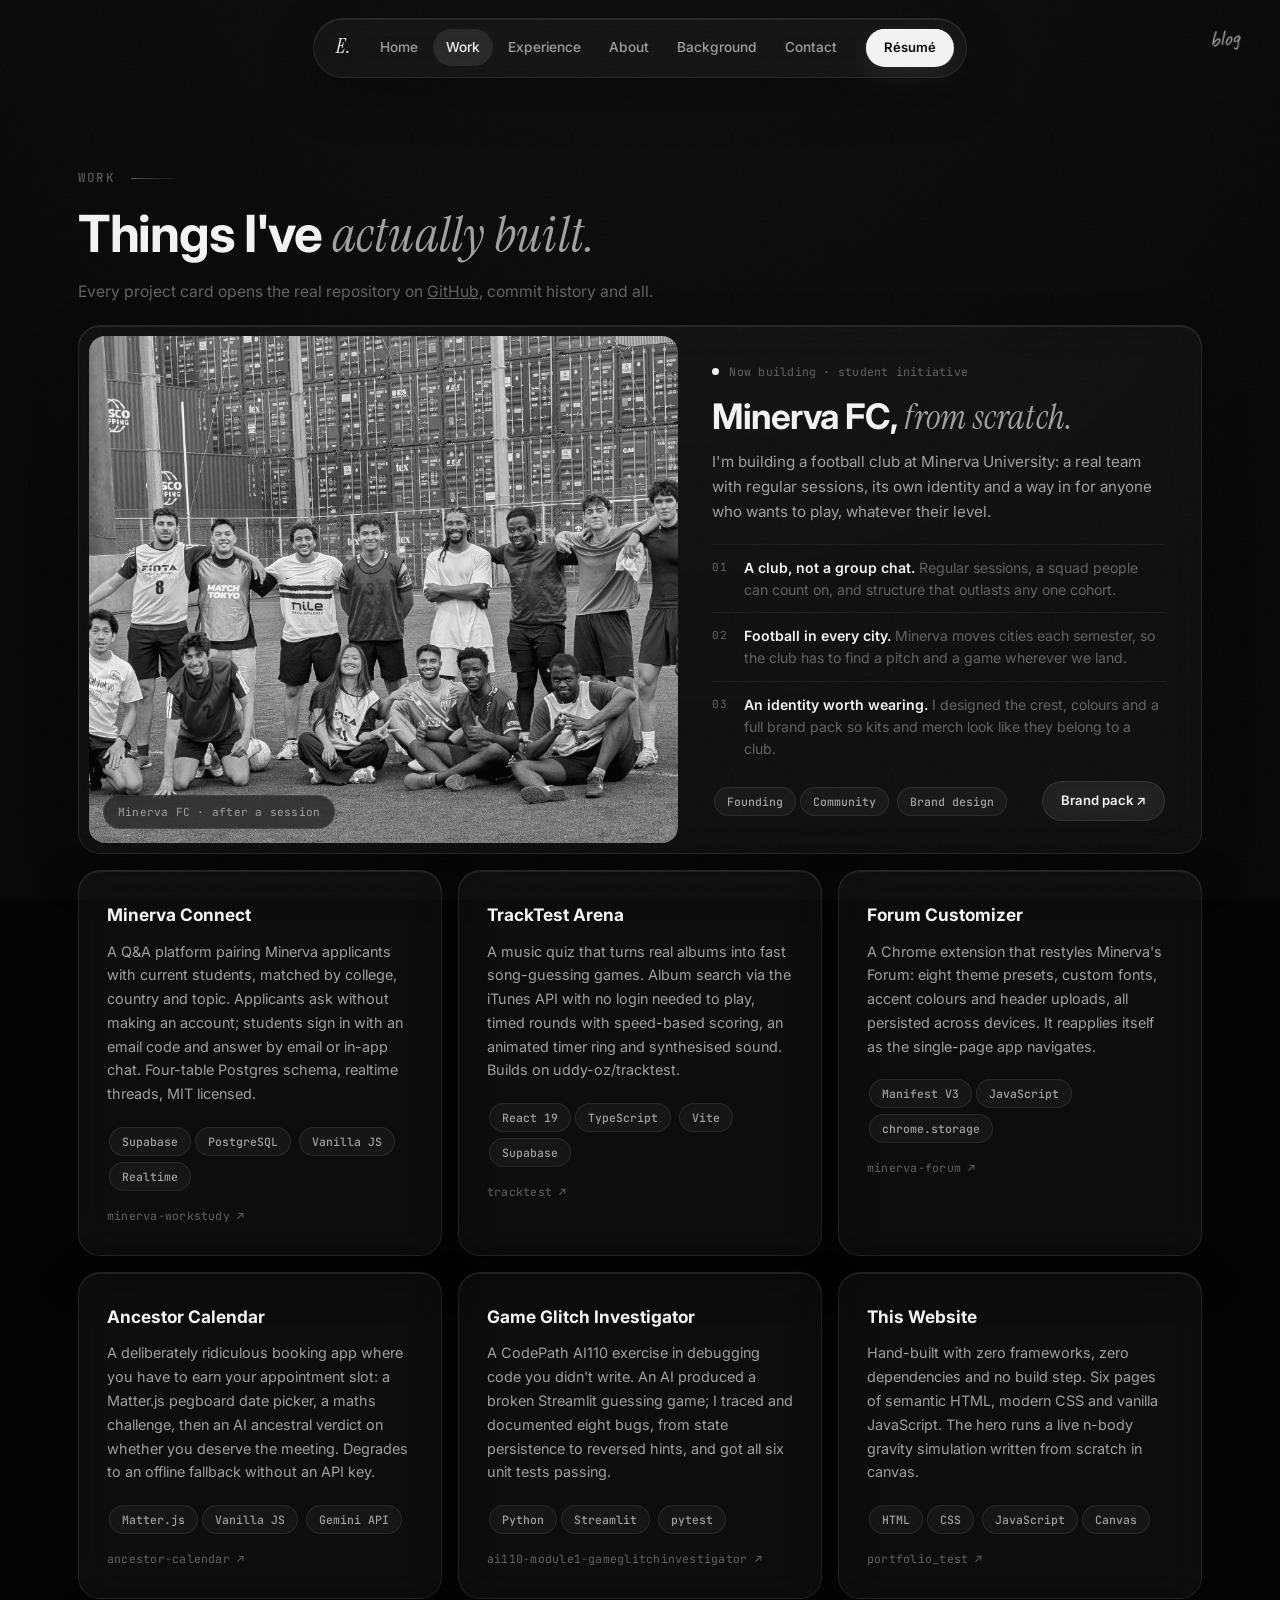
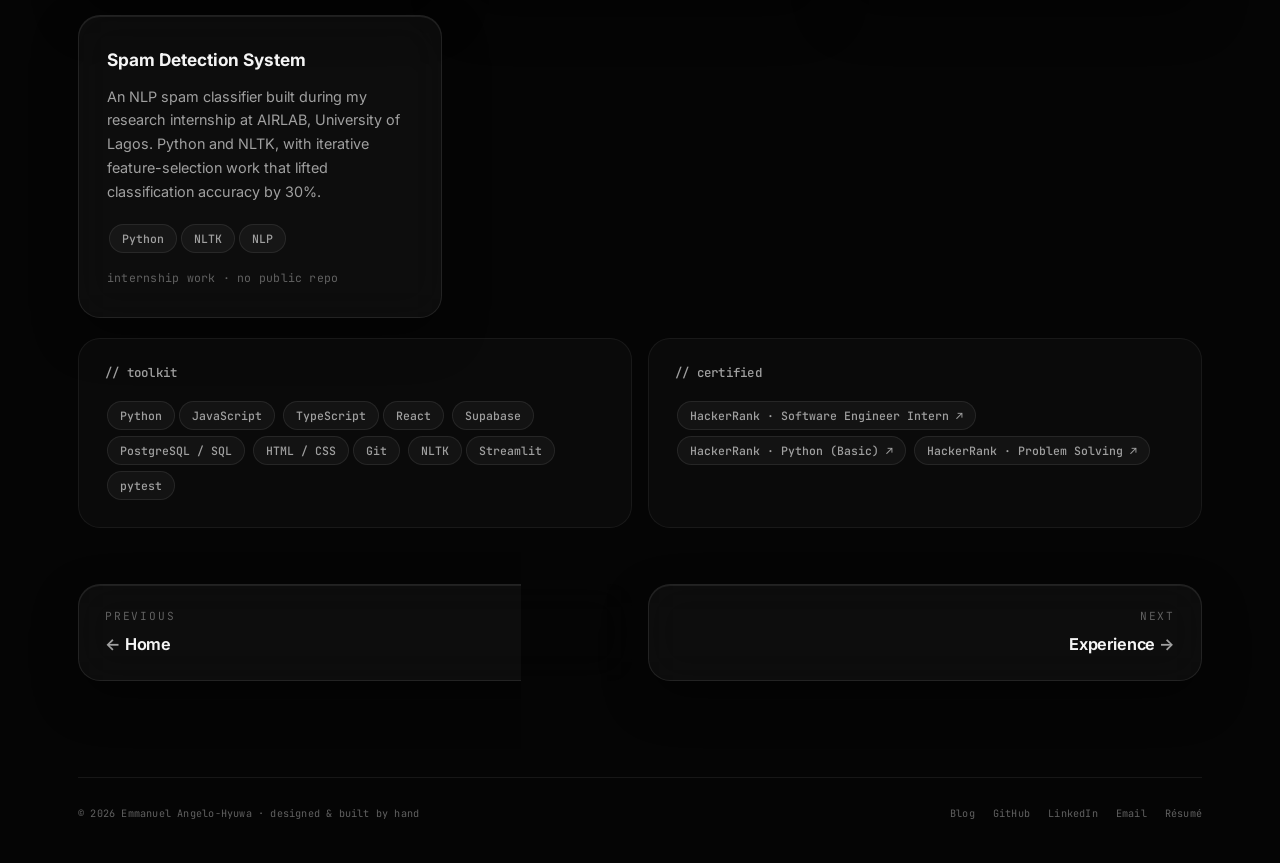
<file: projects.html>
<!doctype html>
<html lang="en">
  <head>
    <meta charset="utf-8" />
    <meta name="viewport" content="width=device-width, initial-scale=1" />
    <title>Work · Emmanuel Angelo-Hyuwa</title>
    <meta
      name="description"
      content="Public repositories by Emmanuel Angelo-Hyuwa: Minerva Connect, TrackTest Arena, a Chrome extension, an AI debugging project and more. Every project links to its source."
    />
    <meta property="og:title" content="Work · Emmanuel Angelo-Hyuwa" />
    <meta
      property="og:description"
      content="Minerva Connect, TrackTest Arena, a Chrome extension and more. Every project links to its source."
    />
    <meta property="og:type" content="website" />
    <meta property="og:url" content="https://www.hyuwa.dev/projects.html" />
    <meta property="og:image" content="https://www.hyuwa.dev/assets/og-pic-general.png" />
    <meta property="og:image:width" content="1731" />
    <meta property="og:image:height" content="909" />
    <meta name="twitter:card" content="summary_large_image" />
    <meta name="twitter:title" content="Work · Emmanuel Angelo-Hyuwa" />
    <meta
      name="twitter:description"
      content="Minerva Connect, TrackTest Arena, a Chrome extension and more. Every project links to its source."
    />
    <meta name="twitter:image" content="https://www.hyuwa.dev/assets/og-pic-twitter.png" />
    <meta name="theme-color" content="#050505" />
    <link rel="canonical" href="https://www.hyuwa.dev/projects.html" />
    <meta name="author" content="Emmanuel Kunat Angelo-Hyuwa" />
    <meta property="og:site_name" content="Emmanuel Angelo-Hyuwa" />
    <meta property="og:locale" content="en_US" />
    <meta name="keywords" content="Emmanuel Kunat Angelo-Hyuwa, Emmanuel Angelo-Hyuwa, Emmanuel Angelo Hyuwa, Emmanuel Hyuwa, Kunat Angelo-Hyuwa, Angelo-Hyuwa, software projects, open source, GitHub portfolio, Minerva Connect, Minerva University student, Minerva University software engineer, Minerva University computer science, Nigerian software developer, Nigerian software engineer, Lagos software developer, software engineer portfolio, computer science and artificial intelligence, physics student" />
    <link rel="preconnect" href="https://fonts.googleapis.com" />
    <link rel="preconnect" href="https://fonts.gstatic.com" crossorigin />
    <link
      href="https://fonts.googleapis.com/css2?family=Inter:wght@400;500;600;700;800&family=Instrument+Serif:ital@0;1&family=JetBrains+Mono:wght@400;500&family=Caveat:wght@500;600&display=swap"
      rel="stylesheet"
    />
    <link rel="stylesheet" href="css/style.css" />
    <link rel="icon" href="/favicon.ico" sizes="any" />
    <link rel="icon" type="image/png" sizes="96x96" href="/favicon-96.png" />
    <link rel="icon" type="image/png" sizes="192x192" href="/favicon-192.png" />
    <link rel="apple-touch-icon" href="/apple-touch-icon.png" />
    <!-- Cloudflare Web Analytics -->
    <script type="module" src="https://static.cloudflareinsights.com/beacon.min.js" data-cf-beacon='{"token":"fb49bda49f8845ef92b1120f9b3e86cc"}'></script>
    <!-- End Cloudflare Web Analytics -->
  </head>
  <body>
    <div class="grain" aria-hidden="true"></div>

    <header class="nav glass" id="nav">
      <a href="/" class="nav__logo serif">E.</a>
      <nav class="nav__links" id="nav-links" aria-label="Main navigation">
        <a href="/">Home</a>
        <a href="projects.html" aria-current="page">Work</a>
        <a href="experience.html">Experience</a>
        <a href="about.html">About</a>
        <a href="honours.html">Background</a>
        <a href="contact.html">Contact</a>
      </nav>
      <a href="resume.pdf" target="_blank" rel="noopener" class="btn btn--small btn--primary">Résumé</a>
      <button class="nav__burger" id="nav-burger" aria-label="Menu" aria-expanded="false">
        <i></i><i></i>
      </button>
    </header>

    <a class="scrawl" href="https://blog.hyuwa.dev/">
      blog
      <svg viewBox="0 0 120 52" aria-hidden="true">
        <path
          d="M60 5C30 3 6 12 5 26c-1 14 26 22 56 21 28-1 54-9 54-22C114 12 90 4 62 4"
        />
      </svg>
    </a>

    <main>
      <section class="section page-head">
        <p class="section__eyebrow mono reveal">Work</p>
        <h1 class="section__title reveal">
          Things I've <em class="serif">actually built.</em>
        </h1>
        <p class="section__sub reveal">
          Every project card opens the real repository on
          <a
            href="https://github.com/emmanuelangelo-hyuwa-lang"
            target="_blank"
            rel="noopener"
            style="color: inherit"
            >GitHub</a
          >, commit history and all.
        </p>
      </section>

      <section class="section" style="padding-top: 0">
        <article class="initiative glass card-spot reveal">
          <figure class="initiative__photo">
            <img
              src="assets/minerva-fc-team.jpg"
              alt="Minerva FC players posing together on an artificial pitch after a game, shipping containers stacked behind them"
              width="1280"
              height="720"
              loading="lazy"
              decoding="async"
            />
            <figcaption class="mono">Minerva FC · after a session</figcaption>
          </figure>
          <div class="initiative__body">
            <p class="initiative__eyebrow mono"><span class="pulse-dot"></span> Now building · student initiative</p>
            <h2>Minerva FC, <em class="serif">from scratch.</em></h2>
            <p class="initiative__lede">
              I'm building a football club at Minerva University: a real team with regular
              sessions, its own identity and a way in for anyone who wants to play, whatever
              their level.
            </p>
            <ul class="initiative__goals">
              <li>
                <span class="mono">01</span>
                <p><b>A club, not a group chat.</b> Regular sessions, a squad people can
                count on, and structure that outlasts any one cohort.</p>
              </li>
              <li>
                <span class="mono">02</span>
                <p><b>Football in every city.</b> Minerva moves cities each semester, so the
                club has to find a pitch and a game wherever we land.</p>
              </li>
              <li>
                <span class="mono">03</span>
                <p><b>An identity worth wearing.</b> I designed the crest, colours and a full
                brand pack so kits and merch look like they belong to a club.</p>
              </li>
            </ul>
            <div class="initiative__foot">
              <div class="project__tags">
                <span class="tag">Founding</span><span class="tag">Community</span>
                <span class="tag">Brand design</span>
              </div>
              <a href="https://minervafc.hyuwa.dev/" target="_blank" rel="noopener" class="btn btn--small btn--ghost">Brand pack ↗</a>
            </div>
          </div>
        </article>

        <div class="projects" style="margin-top: 0">
          <a
            class="project glass card-spot reveal"
            href="https://github.com/emmanuelangelo-hyuwa-lang/minerva-workstudy"
            target="_blank"
            rel="noopener"
            style="text-decoration: none; color: inherit"
          >
            <h3>Minerva Connect</h3>
            <p>
              A Q&amp;A platform pairing Minerva applicants with current students, matched by
              college, country and topic. Applicants ask without making an account; students
              sign in with an email code and answer by email or in-app chat. Four-table
              Postgres schema, realtime threads, MIT licensed.
            </p>
            <div class="project__tags">
              <span class="tag">Supabase</span><span class="tag">PostgreSQL</span>
              <span class="tag">Vanilla JS</span><span class="tag">Realtime</span>
            </div>
            <p class="mono" style="color: var(--ink-faint); margin: 12px 0 0; font-size: 0.72rem">
              minerva-workstudy ↗
            </p>
          </a>

          <a
            class="project glass card-spot reveal"
            href="https://github.com/emmanuelangelo-hyuwa-lang/tracktest"
            target="_blank"
            rel="noopener"
            style="text-decoration: none; color: inherit"
          >
            <h3>TrackTest Arena</h3>
            <p>
              A music quiz that turns real albums into fast song-guessing games. Album search
              via the iTunes API with no login needed to play, timed rounds with speed-based
              scoring, an animated timer ring and synthesised sound. Builds on
              uddy-oz/tracktest.
            </p>
            <div class="project__tags">
              <span class="tag">React 19</span><span class="tag">TypeScript</span>
              <span class="tag">Vite</span><span class="tag">Supabase</span>
            </div>
            <p class="mono" style="color: var(--ink-faint); margin: 12px 0 0; font-size: 0.72rem">
              tracktest ↗
            </p>
          </a>

          <a
            class="project glass card-spot reveal"
            href="https://github.com/emmanuelangelo-hyuwa-lang/minerva-forum"
            target="_blank"
            rel="noopener"
            style="text-decoration: none; color: inherit"
          >
            <h3>Forum Customizer</h3>
            <p>
              A Chrome extension that restyles Minerva's Forum: eight theme presets, custom
              fonts, accent colours and header uploads, all persisted across devices. It
              reapplies itself as the single-page app navigates.
            </p>
            <div class="project__tags">
              <span class="tag">Manifest V3</span><span class="tag">JavaScript</span>
              <span class="tag">chrome.storage</span>
            </div>
            <p class="mono" style="color: var(--ink-faint); margin: 12px 0 0; font-size: 0.72rem">
              minerva-forum ↗
            </p>
          </a>

          <a
            class="project glass card-spot reveal"
            href="https://github.com/emmanuelangelo-hyuwa-lang/ancestor-calendar"
            target="_blank"
            rel="noopener"
            style="text-decoration: none; color: inherit"
          >
            <h3>Ancestor Calendar</h3>
            <p>
              A deliberately ridiculous booking app where you have to earn your appointment
              slot: a Matter.js pegboard date picker, a maths challenge, then an AI ancestral
              verdict on whether you deserve the meeting. Degrades to an offline fallback
              without an API key.
            </p>
            <div class="project__tags">
              <span class="tag">Matter.js</span><span class="tag">Vanilla JS</span>
              <span class="tag">Gemini API</span>
            </div>
            <p class="mono" style="color: var(--ink-faint); margin: 12px 0 0; font-size: 0.72rem">
              ancestor-calendar ↗
            </p>
          </a>

          <a
            class="project glass card-spot reveal"
            href="https://github.com/emmanuelangelo-hyuwa-lang/ai110-module1-gameglitchinvestigator"
            target="_blank"
            rel="noopener"
            style="text-decoration: none; color: inherit"
          >
            <h3>Game Glitch Investigator</h3>
            <p>
              A CodePath AI110 exercise in debugging code you didn't write. An AI produced a
              broken Streamlit guessing game; I traced and documented eight bugs, from state
              persistence to reversed hints, and got all six unit tests passing.
            </p>
            <div class="project__tags">
              <span class="tag">Python</span><span class="tag">Streamlit</span>
              <span class="tag">pytest</span>
            </div>
            <p class="mono" style="color: var(--ink-faint); margin: 12px 0 0; font-size: 0.72rem">
              ai110-module1-gameglitchinvestigator ↗
            </p>
          </a>

          <a
            class="project glass card-spot reveal"
            href="https://github.com/emmanuelangelo-hyuwa-lang/portfolio_test"
            target="_blank"
            rel="noopener"
            style="text-decoration: none; color: inherit"
          >
            <h3>This Website</h3>
            <p>
              Hand-built with zero frameworks, zero dependencies and no build step. Six pages
              of semantic HTML, modern CSS and vanilla JavaScript. The hero runs a live
              n-body gravity simulation written from scratch in canvas.
            </p>
            <div class="project__tags">
              <span class="tag">HTML</span><span class="tag">CSS</span>
              <span class="tag">JavaScript</span><span class="tag">Canvas</span>
            </div>
            <p class="mono" style="color: var(--ink-faint); margin: 12px 0 0; font-size: 0.72rem">
              portfolio_test ↗
            </p>
          </a>

          <article class="project glass card-spot reveal">
            <h3>Spam Detection System</h3>
            <p>
              An NLP spam classifier built during my research internship at AIRLAB,
              University of Lagos. Python and NLTK, with iterative feature-selection work
              that lifted classification accuracy by 30%.
            </p>
            <div class="project__tags">
              <span class="tag">Python</span><span class="tag">NLTK</span><span class="tag">NLP</span>
            </div>
            <p class="mono" style="color: var(--ink-faint); margin: 12px 0 0; font-size: 0.72rem">
              internship work · no public repo
            </p>
          </article>
        </div>

        <div class="skills reveal">
          <div class="skills__col glass-soft card-spot">
            <h4 class="mono">// toolkit</h4>
            <div class="project__tags">
              <span class="tag">Python</span><span class="tag">JavaScript</span>
              <span class="tag">TypeScript</span><span class="tag">React</span>
              <span class="tag">Supabase</span><span class="tag">PostgreSQL / SQL</span>
              <span class="tag">HTML / CSS</span><span class="tag">Git</span>
              <span class="tag">NLTK</span><span class="tag">Streamlit</span>
              <span class="tag">pytest</span>
            </div>
          </div>
          <div class="skills__col glass-soft card-spot">
            <h4 class="mono">// certified</h4>
            <div class="project__tags">
              <a
                href="https://www.hackerrank.com/certificates/961f6a7d946a"
                target="_blank"
                rel="noopener"
                class="tag"
                style="text-decoration: none"
                >HackerRank · Software Engineer Intern ↗</a
              >
              <a
                href="https://www.hackerrank.com/certificates/c1e7f12afd45"
                target="_blank"
                rel="noopener"
                class="tag"
                style="text-decoration: none"
                >HackerRank · Python (Basic) ↗</a
              >
              <a
                href="https://www.hackerrank.com/certificates/d7aab2d339a9"
                target="_blank"
                rel="noopener"
                class="tag"
                style="text-decoration: none"
                >HackerRank · Problem Solving ↗</a
              >
            </div>
          </div>
        </div>

        <nav class="pager" aria-label="Page navigation">
          <a href="/" class="pager__link pager__link--prev glass card-spot reveal">
            <span class="pager__label mono">Previous</span>
            <span class="pager__title"><i aria-hidden="true">←</i> Home</span>
          </a>
          <a href="experience.html" class="pager__link pager__link--next glass card-spot reveal">
            <span class="pager__label mono">Next</span>
            <span class="pager__title">Experience <i aria-hidden="true">→</i></span>
          </a>
        </nav>
      </section>
    </main>

    <footer class="footer">
      <div class="footer__inner">
        <p class="mono">© <span data-year>2026</span> Emmanuel Angelo-Hyuwa · designed &amp; built by hand</p>
        <nav class="footer__links mono" aria-label="Social links">
          <a href="https://blog.hyuwa.dev/">Blog</a>
          <a href="https://github.com/emmanuelangelo-hyuwa-lang" target="_blank" rel="noopener">GitHub</a>
          <a href="https://linkedin.com/in/trailblaizer" target="_blank" rel="noopener">LinkedIn</a>
          <a href="mailto:kunate0@gmail.com">Email</a>
          <a href="resume.pdf" target="_blank" rel="noopener">Résumé</a>
        </nav>
      </div>
    </footer>

    <button class="to-top glass" id="to-top" aria-label="Back to top">↑</button>

    <!-- Prerender internal pages on hover so navigation is instant.
         Ignored by browsers without Speculation Rules support. -->
    <script type="speculationrules">
      {
        "prerender": [
          {
            "where": {
              "selector_matches": ".nav__links a, .pager__link, .explore__card, .nav__logo"
            },
            "eagerness": "moderate"
          }
        ]
      }
    </script>
    <script src="js/main.js"></script>
  </body>
</html>
</file>
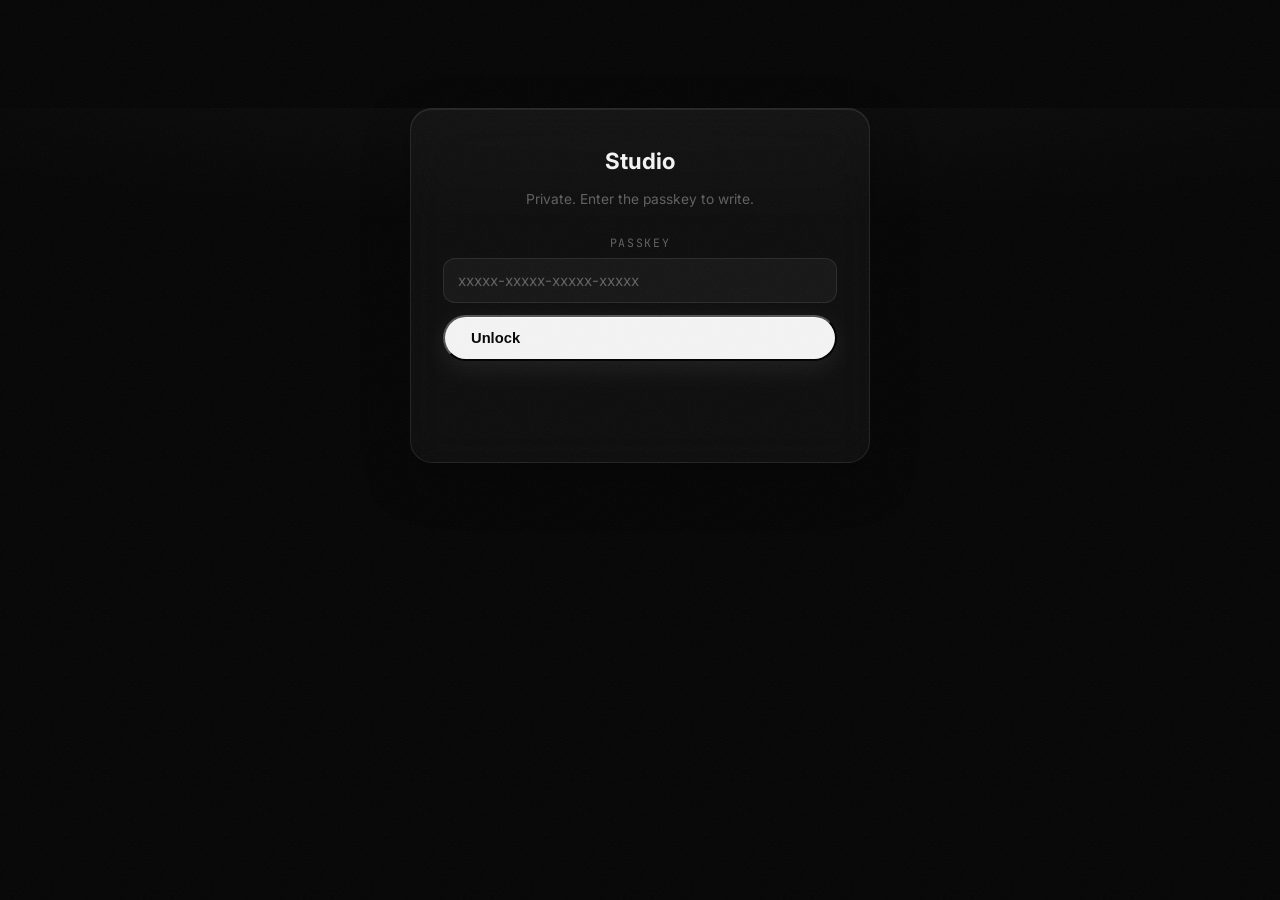
<file: studio-1a4d9db7381d.html>
<!doctype html>
<html lang="en">
  <head>
    <meta charset="utf-8" />
    <meta name="viewport" content="width=device-width, initial-scale=1" />
    <title>Studio</title>
    <meta name="robots" content="noindex, nofollow, noarchive" />
    <meta name="referrer" content="no-referrer" />
    <meta name="theme-color" content="#050505" />
    <link rel="preconnect" href="https://fonts.googleapis.com" />
    <link rel="preconnect" href="https://fonts.gstatic.com" crossorigin />
    <link
      href="https://fonts.googleapis.com/css2?family=Inter:wght@400;500;600;700;800&family=Instrument+Serif:ital@0;1&family=JetBrains+Mono:wght@400;500&display=swap"
      rel="stylesheet"
    />
    <link rel="stylesheet" href="css/style.css" />
    <link rel="icon" href="/favicon.ico" sizes="any" />
    <link rel="icon" type="image/png" sizes="96x96" href="/favicon-96.png" />
    <link rel="icon" type="image/png" sizes="192x192" href="/favicon-192.png" />
    <link rel="apple-touch-icon" href="/apple-touch-icon.png" />
  </head>
  <body>
    <div class="grain" aria-hidden="true"></div>

    <!-- passkey gate. The key is checked by /api/publish on the server, never here. -->
    <section class="gate glass" id="gate">
      <h1>Studio</h1>
      <p>Private. Enter the passkey to write.</p>
      <form id="gate-form" autocomplete="off">
        <div class="field">
          <label for="gate-key">Passkey</label>
          <input
            class="ctl"
            id="gate-key"
            type="password"
            autocomplete="off"
            spellcheck="false"
            placeholder="xxxxx-xxxxx-xxxxx-xxxxx"
          />
        </div>
        <button class="btn btn--primary" type="submit">Unlock</button>
        <p class="studio__status" id="gate-msg" role="status"></p>
      </form>
    </section>

    <main class="studio" id="desk" hidden>
      <div class="studio__head">
        <div>
          <h1>Studio</h1>
          <p>Write in Markdown. Publish commits to the repo and Vercel redeploys.</p>
        </div>
        <div class="studio__actions" style="margin: 0">
          <button class="btn btn--ghost btn--small" id="new" type="button">New post</button>
          <button class="btn btn--ghost btn--small" id="load" type="button">Load existing…</button>
          <button class="btn btn--ghost btn--small" id="check" type="button">Check token</button>
          <a class="btn btn--ghost btn--small" href="blog.html" target="_blank" rel="noopener">View blog ↗</a>
          <button class="btn btn--ghost btn--small" id="lock" type="button">Lock</button>
        </div>
      </div>

      <div class="studio__grid">
        <section class="studio__pane glass">
          <div class="studio__meta">
            <div class="field">
              <label for="f-title">Title</label>
              <input class="ctl" id="f-title" type="text" placeholder="The canvas that was twice too big" />
            </div>
            <div class="field">
              <label for="f-slug">Slug</label>
              <input class="ctl" id="f-slug" type="text" placeholder="auto-from-title" spellcheck="false" />
            </div>
            <div class="field">
              <label for="f-date">Date</label>
              <input class="ctl" id="f-date" type="date" />
            </div>
            <div class="field">
              <label for="f-tags">Tags, comma separated</label>
              <input class="ctl" id="f-tags" type="text" placeholder="debugging, css" />
            </div>
          </div>

          <div class="field" style="margin-bottom: 14px">
            <label for="f-summary">Summary</label>
            <input class="ctl" id="f-summary" type="text" placeholder="One or two lines shown on the blog index." />
          </div>

          <div class="field">
            <label for="f-body">Body (Markdown)</label>
            <textarea
              class="ctl"
              id="f-body"
              spellcheck="true"
              placeholder="## A heading&#10;&#10;Some **bold** text, a [link](https://example.com), and `inline code`.&#10;&#10;```js&#10;const x = 1;&#10;```&#10;&#10;- a list item&#10;- another&#10;&#10;> a quote"
            ></textarea>
          </div>

          <p class="studio__status" id="target" role="status" style="margin: 14px 0 0"></p>

          <div class="studio__actions">
            <button class="btn btn--primary" id="publish" type="button">Publish</button>
            <button class="btn btn--ghost" id="export" type="button">Export JSON</button>
            <button class="btn btn--ghost" id="delete" type="button">Delete</button>
          </div>
          <p class="studio__status" id="status" role="status"></p>
        </section>

        <section class="studio__pane glass studio__preview">
          <div class="article__body" id="preview"></div>
        </section>
      </div>
    </main>

    <script src="js/blog.js"></script>
    <script src="js/studio.js"></script>
  </body>
</html>
</file>
<file: css/style.css>
/* ============================================================
   Emmanuel Angelo-Hyuwa · hand-built, zero dependencies
   Monochrome. Black and white only.
   ============================================================ */

:root {
  --bg: #050505;
  --ink: #f4f4f4;
  --ink-dim: #a0a0a0;
  --ink-faint: #616161;
  --glass-bg: rgba(255, 255, 255, 0.035);
  --glass-border: rgba(255, 255, 255, 0.09);
  --radius: 22px;
  --font-body: "Inter", -apple-system, BlinkMacSystemFont, "Segoe UI", sans-serif;
  --font-serif: "Instrument Serif", Georgia, serif;
  --font-mono: "JetBrains Mono", ui-monospace, "SF Mono", monospace;
  --ease-out: cubic-bezier(0.16, 1, 0.3, 1);
}

/* crossfade between pages where supported */
@view-transition {
  navigation: auto;
}

* {
  margin: 0;
  padding: 0;
  box-sizing: border-box;
}

html {
  scroll-behavior: smooth;
  scroll-padding-top: 110px;
  background: var(--bg);
}

body {
  font-family: var(--font-body);
  background: var(--bg) radial-gradient(120% 70% at 50% -10%, #0d0d0d 0%, rgba(5, 5, 5, 0) 60%) no-repeat;
  color: var(--ink);
  line-height: 1.65;
  overflow-x: hidden;
  -webkit-font-smoothing: antialiased;
}

::selection {
  background: var(--ink);
  color: var(--bg);
}

:focus-visible {
  outline: 2px solid var(--ink);
  outline-offset: 3px;
  border-radius: 4px;
}

.serif {
  font-family: var(--font-serif);
  font-style: italic;
  font-weight: 400;
  letter-spacing: 0.005em;
}

.mono {
  font-family: var(--font-mono);
  font-size: 0.85em;
  letter-spacing: 0.02em;
}

/* ---------- film grain ---------- */
.grain {
  position: fixed;
  inset: 0;
  z-index: 100;
  pointer-events: none;
  opacity: 0.05;
  background-image: url("data:image/svg+xml,%3Csvg xmlns='http://www.w3.org/2000/svg' width='160' height='160'%3E%3Cfilter id='n'%3E%3CfeTurbulence type='fractalNoise' baseFrequency='0.85' numOctaves='2'/%3E%3C/filter%3E%3Crect width='100%25' height='100%25' filter='url(%23n)'/%3E%3C/svg%3E");
}

/* ---------- glass primitives ---------- */
.glass {
  background: var(--glass-bg);
  -webkit-backdrop-filter: blur(20px);
  backdrop-filter: blur(20px);
  border: 1px solid var(--glass-border);
  border-radius: var(--radius);
  box-shadow:
    inset 0 1px 0 rgba(255, 255, 255, 0.08),
    0 18px 45px rgba(0, 0, 0, 0.4);
}

.glass-soft {
  background: rgba(255, 255, 255, 0.025);
  border: 1px solid rgba(255, 255, 255, 0.06);
  border-radius: var(--radius);
}

.card-spot {
  position: relative;
  overflow: hidden;
  transition: transform 0.45s var(--ease-out), border-color 0.35s, box-shadow 0.45s;
}

.card-spot::before {
  content: "";
  position: absolute;
  inset: 0;
  border-radius: inherit;
  background: radial-gradient(
    420px circle at var(--mx, 50%) var(--my, 50%),
    rgba(255, 255, 255, 0.07),
    transparent 55%
  );
  opacity: 0;
  transition: opacity 0.4s;
  pointer-events: none;
}

.card-spot:hover::before {
  opacity: 1;
}

.card-spot:hover {
  transform: translateY(-3px);
  border-color: rgba(255, 255, 255, 0.18);
  box-shadow:
    inset 0 1px 0 rgba(255, 255, 255, 0.1),
    0 24px 60px rgba(0, 0, 0, 0.5);
}

/* ---------- nav ---------- */
.nav {
  position: fixed;
  top: 18px;
  left: 50%;
  transform: translateX(-50%);
  z-index: 50;
  display: flex;
  align-items: center;
  gap: 16px;
  padding: 10px 12px 10px 22px;
  border-radius: 999px;
  transition: box-shadow 0.4s, background 0.4s;
  max-width: calc(100vw - 32px);
}

.nav--scrolled {
  background: rgba(8, 8, 8, 0.6);
  box-shadow:
    inset 0 1px 0 rgba(255, 255, 255, 0.08),
    0 12px 40px rgba(0, 0, 0, 0.55);
}

.nav__logo {
  color: var(--ink);
  text-decoration: none;
  white-space: nowrap;
  font-size: 1.3rem;
  line-height: 1;
  padding-bottom: 2px;
}

.nav__links {
  display: flex;
  gap: 2px;
}

.nav__links a {
  color: var(--ink-dim);
  text-decoration: none;
  font-size: 0.86rem;
  font-weight: 500;
  padding: 7px 13px;
  border-radius: 999px;
  white-space: nowrap;
  transition: color 0.25s, background 0.25s;
}

.nav__links a:hover {
  color: var(--ink);
  background: rgba(255, 255, 255, 0.06);
}

.nav__links a[aria-current="page"] {
  color: var(--ink);
  background: rgba(255, 255, 255, 0.09);
}

/* burger, mobile only */
.nav__burger {
  display: none;
  width: 38px;
  height: 38px;
  border-radius: 50%;
  border: 1px solid var(--glass-border);
  background: rgba(255, 255, 255, 0.05);
  cursor: pointer;
  flex-direction: column;
  align-items: center;
  justify-content: center;
  gap: 5px;
  transition: background 0.3s;
  flex-shrink: 0;
}

.nav__burger:hover {
  background: rgba(255, 255, 255, 0.1);
}

.nav__burger i {
  display: block;
  width: 15px;
  height: 1.6px;
  border-radius: 2px;
  background: var(--ink);
  transition: transform 0.35s var(--ease-out), opacity 0.3s;
}

.nav--open .nav__burger i:first-child {
  transform: translateY(3.3px) rotate(45deg);
}

.nav--open .nav__burger i:last-child {
  transform: translateY(-3.3px) rotate(-45deg);
}

@media (max-width: 860px) {
  .nav {
    gap: 12px;
  }

  .nav__burger {
    display: flex;
  }

  .nav__links {
    position: absolute;
    top: calc(100% + 12px);
    left: 50%;
    transform: translateX(-50%) translateY(-8px);
    width: min(92vw, 340px);
    flex-direction: column;
    gap: 4px;
    padding: 10px;
    border-radius: 22px;
    background: rgba(10, 10, 10, 0.97);
    border: 1px solid var(--glass-border);
    box-shadow:
      inset 0 1px 0 rgba(255, 255, 255, 0.08),
      0 24px 60px rgba(0, 0, 0, 0.6);
    opacity: 0;
    visibility: hidden;
    pointer-events: none;
    transition: opacity 0.3s var(--ease-out), transform 0.3s var(--ease-out), visibility 0.3s;
  }

  .nav--open .nav__links {
    opacity: 1;
    visibility: visible;
    pointer-events: auto;
    transform: translateX(-50%) translateY(0);
  }

  .nav__links a {
    font-size: 0.95rem;
    padding: 12px 18px;
    border-radius: 14px;
  }
}

/* ---------- buttons ---------- */
.btn {
  display: inline-flex;
  align-items: center;
  gap: 8px;
  padding: 13px 26px;
  border-radius: 999px;
  font-weight: 600;
  font-size: 0.92rem;
  text-decoration: none;
  transition: transform 0.35s var(--ease-out), box-shadow 0.35s, background 0.3s;
  position: relative;
  overflow: hidden;
}

.btn:hover {
  transform: translateY(-2px);
}

.btn--small {
  padding: 8px 18px;
  font-size: 0.82rem;
}

.btn--primary {
  color: var(--bg);
  background: var(--ink);
  box-shadow:
    inset 0 1px 0 rgba(255, 255, 255, 0.8),
    0 8px 28px rgba(255, 255, 255, 0.08);
}

.btn--primary::after {
  content: "";
  position: absolute;
  inset: 0;
  background: linear-gradient(115deg, transparent 35%, rgba(255, 255, 255, 0.65) 50%, transparent 65%);
  background-size: 250% 100%;
  background-position: 130% 0;
  transition: background-position 0.8s var(--ease-out);
}

.btn--primary:hover::after {
  background-position: -30% 0;
}

.btn--primary:hover {
  box-shadow:
    inset 0 1px 0 rgba(255, 255, 255, 0.8),
    0 12px 36px rgba(255, 255, 255, 0.14);
}

.btn--ghost {
  color: var(--ink);
  background: rgba(255, 255, 255, 0.05);
  border: 1px solid var(--glass-border);
  -webkit-backdrop-filter: blur(14px);
  backdrop-filter: blur(14px);
}

.btn--ghost:hover {
  background: rgba(255, 255, 255, 0.1);
}

/* ---------- hero (home) ---------- */
.hero {
  min-height: 100svh;
  max-width: 1180px;
  margin: 0 auto;
  padding: 150px 28px 90px;
  display: grid;
  grid-template-columns: 1.25fr 0.75fr;
  align-items: center;
  gap: 60px;
  position: relative;
}

/* live n-body simulation canvas, behind the hero content.
   canvas is a replaced element, so inset:0 alone does not stretch it: without
   an explicit width/height it renders at its intrinsic (attribute) size and
   overflows the page. */
.hero__sim {
  position: absolute;
  inset: 0;
  width: 100%;
  height: 100%;
  z-index: 0;
  pointer-events: none;
}

.hero__content,
.hero__portrait {
  position: relative;
  z-index: 1;
}

.hero__sim-note {
  position: absolute;
  left: 28px;
  bottom: 26px;
  z-index: 1;
  color: var(--ink-faint);
  font-size: 0.68rem;
  letter-spacing: 0.18em;
  text-transform: uppercase;
}

.hero__eyebrow {
  color: var(--ink-dim);
  font-size: 0.78rem;
  margin-bottom: 28px;
  display: inline-flex;
  align-items: center;
  gap: 10px;
  flex-wrap: wrap;
  padding: 8px 16px;
  border-radius: 999px;
  background: rgba(255, 255, 255, 0.03);
  border: 1px solid rgba(255, 255, 255, 0.07);
}

.pulse-dot {
  width: 7px;
  height: 7px;
  border-radius: 50%;
  background: var(--ink);
  box-shadow: 0 0 0 0 rgba(255, 255, 255, 0.5);
  animation: pulse 2.4s infinite;
  flex-shrink: 0;
}

@keyframes pulse {
  70% { box-shadow: 0 0 0 9px rgba(255, 255, 255, 0); }
  100% { box-shadow: 0 0 0 0 rgba(255, 255, 255, 0); }
}

.hero__title {
  font-size: clamp(3rem, 7.2vw, 5.6rem);
  font-weight: 800;
  line-height: 1.02;
  letter-spacing: -0.035em;
  margin-bottom: 24px;
}

.hero__line {
  display: block;
  overflow: hidden;
}

.hero__line .ch {
  display: inline-block;
  opacity: 0;
  transform: translateY(110%);
  filter: blur(5px);
  transition:
    transform 0.85s var(--ease-out),
    opacity 0.65s ease,
    filter 0.75s ease;
  will-change: transform;
}

body.loaded .hero__line .ch {
  opacity: 1;
  transform: none;
  filter: none;
}

/* the accent line animates as one piece: transform + background-clip must live
   on the same element, or Chromium renders the gradient text invisible */
.hero__line-inner {
  display: inline-block;
  opacity: 0;
  transform: translateY(110%);
  transition:
    transform 0.9s var(--ease-out) 0.45s,
    opacity 0.7s ease 0.45s;
}

body.loaded .hero__line-inner {
  opacity: 1;
  transform: none;
}

.hero__line--accent {
  font-weight: 400;
  background: linear-gradient(180deg, #ffffff 20%, #8c8c8c 100%);
  -webkit-background-clip: text;
  background-clip: text;
  color: transparent;
}

.hero__roles {
  color: var(--ink-dim);
  font-size: 0.92rem;
  margin-bottom: 20px;
  display: flex;
  align-items: center;
  gap: 8px;
  min-height: 1.6em;
}

.hero__roles-prefix {
  color: var(--ink-faint);
}

.caret {
  display: inline-block;
  width: 9px;
  height: 1.15em;
  background: var(--ink);
  animation: blink 1.05s steps(1) infinite;
}

@keyframes blink {
  50% { opacity: 0; }
}

.hero__sub {
  color: var(--ink-dim);
  font-size: clamp(1.02rem, 1.5vw, 1.15rem);
  max-width: 34rem;
  margin-bottom: 38px;
}

.hero__sub .serif {
  color: var(--ink);
}

.age {
  color: var(--ink);
  font-variant-numeric: tabular-nums;
}

.hero__cta {
  display: flex;
  gap: 14px;
  flex-wrap: wrap;
}

/* portrait */
.hero__portrait {
  display: flex;
  justify-content: center;
}

.portrait {
  position: relative;
  padding: 14px;
  border-radius: 30px;
  max-width: 340px;
  transform-style: preserve-3d;
  transition: transform 0.25s ease-out;
}

.portrait img {
  display: block;
  width: 100%;
  border-radius: 20px;
  filter: grayscale(1) contrast(1.06);
}

.portrait__sheen {
  position: absolute;
  inset: 14px;
  border-radius: 20px;
  background: linear-gradient(
    115deg,
    transparent 30%,
    rgba(255, 255, 255, 0.12) 46%,
    rgba(255, 255, 255, 0.03) 54%,
    transparent 70%
  );
  background-size: 250% 250%;
  animation: sheen 8s ease-in-out infinite;
  pointer-events: none;
}

@keyframes sheen {
  0%, 55%, 100% { background-position: 130% 0; }
  25% { background-position: -30% 0; }
}

.portrait__badge {
  position: absolute;
  bottom: -16px;
  left: 50%;
  transform: translateX(-50%);
  white-space: nowrap;
  padding: 9px 18px;
  border-radius: 999px;
  font-size: 0.72rem;
  color: var(--ink-dim);
  display: flex;
  align-items: center;
  gap: 8px;
}

/* scroll cue */
.scroll-cue {
  position: absolute;
  bottom: 26px;
  left: 50%;
  transform: translateX(-50%);
  z-index: 1;
  display: flex;
  flex-direction: column;
  align-items: center;
  gap: 8px;
  color: var(--ink-faint);
  font-size: 0.68rem;
  text-decoration: none;
  letter-spacing: 0.22em;
  text-transform: uppercase;
}

.scroll-cue i {
  width: 1px;
  height: 42px;
  background: linear-gradient(180deg, var(--ink-dim), transparent);
  animation: cue 2s ease-in-out infinite;
  transform-origin: top;
}

@keyframes cue {
  0% { transform: scaleY(0); opacity: 0; }
  35% { transform: scaleY(1); opacity: 1; }
  100% { transform: scaleY(1) translateY(24px); opacity: 0; }
}

/* ---------- marquee ---------- */
.marquee {
  overflow: hidden;
  border-left: none;
  border-right: none;
  border-radius: 0;
  padding: 16px 0;
  -webkit-mask-image: linear-gradient(90deg, transparent, #000 8%, #000 92%, transparent);
  mask-image: linear-gradient(90deg, transparent, #000 8%, #000 92%, transparent);
}

.marquee__track {
  display: flex;
  align-items: center;
  gap: 34px;
  width: max-content;
  animation: marquee 46s linear infinite;
}

.marquee:hover .marquee__track {
  animation-play-state: paused;
}

.marquee__track span {
  color: var(--ink-dim);
  font-size: 0.82rem;
  white-space: nowrap;
}

.marquee__track i {
  color: var(--ink-faint);
  font-style: normal;
  font-size: 0.72rem;
}

@keyframes marquee {
  to { transform: translateX(-50%); }
}

/* ---------- sections ---------- */
.section {
  max-width: 1180px;
  margin: 0 auto;
  padding: 96px 28px 24px;
}

.page-head {
  padding-top: 168px;
  padding-bottom: 8px;
}

.section__eyebrow {
  color: var(--ink-faint);
  font-size: 0.78rem;
  text-transform: uppercase;
  letter-spacing: 0.18em;
  margin-bottom: 16px;
  display: flex;
  align-items: center;
  gap: 16px;
}

.section__eyebrow::after {
  content: "";
  width: 48px;
  height: 1px;
  background: linear-gradient(90deg, rgba(255, 255, 255, 0.3), transparent);
}

.section__title {
  font-size: clamp(2rem, 4.4vw, 3.2rem);
  font-weight: 700;
  letter-spacing: -0.025em;
  line-height: 1.12;
  margin-bottom: 22px;
  max-width: 48rem;
}

.section__title em {
  font-weight: 400;
  color: var(--ink-dim);
}

.section__sub {
  color: var(--ink-faint);
  margin: -6px 0 12px;
  font-size: 0.98rem;
  max-width: 36rem;
}

/* ---------- explore grid (home) ---------- */
.explore {
  display: grid;
  grid-template-columns: 1fr 1fr;
  gap: 16px;
  margin-top: 34px;
}

.explore__card {
  display: flex;
  flex-direction: column;
  padding: 32px 30px 26px;
  text-decoration: none;
  color: var(--ink);
  min-height: 190px;
}

.explore__idx {
  color: var(--ink-faint);
  font-size: 0.72rem;
  margin-bottom: 18px;
}

.explore__card h3 {
  font-size: 1.35rem;
  font-weight: 700;
  letter-spacing: -0.015em;
  margin-bottom: 8px;
}

.explore__card p {
  color: var(--ink-dim);
  font-size: 0.92rem;
  flex: 1;
}

.explore__foot {
  display: flex;
  justify-content: space-between;
  align-items: center;
  margin-top: 22px;
}

.explore__hint {
  color: var(--ink-faint);
  font-size: 0.72rem;
}

.explore__arrow {
  color: var(--ink);
  font-size: 1.1rem;
  transition: transform 0.35s var(--ease-out);
}

.explore__card:hover .explore__arrow {
  transform: translateX(6px);
}

/* ---------- about ---------- */
.about__grid {
  display: grid;
  grid-template-columns: 1.1fr 0.9fr;
  gap: 48px;
  margin-bottom: 56px;
  margin-top: 28px;
}

.about__text p {
  color: var(--ink-dim);
  margin-bottom: 20px;
  font-size: 1.04rem;
}

.about__text .serif {
  color: var(--ink);
}

.stats {
  display: grid;
  grid-template-columns: 1fr 1fr;
  gap: 16px;
  align-content: start;
}

.stat {
  padding: 24px 22px;
}

.stat__num {
  display: block;
  font-size: 1.9rem;
  font-weight: 600;
  letter-spacing: -0.02em;
  font-variant-numeric: tabular-nums;
  color: var(--ink);
}

.stat__label {
  display: block;
  margin-top: 6px;
  color: var(--ink-faint);
  font-size: 0.8rem;
  line-height: 1.45;
}

/* education */
.edu {
  display: grid;
  grid-template-columns: 1fr 1fr;
  gap: 16px;
}

.edu__card {
  padding: 30px;
}

.edu__head {
  display: flex;
  justify-content: space-between;
  align-items: baseline;
  gap: 12px;
  margin-bottom: 6px;
}

.edu__head h3 {
  font-size: 1.15rem;
  font-weight: 700;
  letter-spacing: -0.01em;
}

.edu__dates {
  color: var(--ink-faint);
  font-size: 0.74rem;
  white-space: nowrap;
}

.edu__degree {
  color: var(--ink-dim);
  font-size: 0.95rem;
  margin-bottom: 10px;
}

.edu__note {
  color: var(--ink-faint);
  font-size: 0.88rem;
}

.tag {
  display: inline-block;
  padding: 4px 12px;
  margin: 3px 2px;
  border-radius: 999px;
  font-size: 0.72rem;
  font-weight: 500;
  font-family: var(--font-mono);
  color: var(--ink-dim);
  background: rgba(255, 255, 255, 0.04);
  border: 1px solid rgba(255, 255, 255, 0.08);
  white-space: nowrap;
  transition: border-color 0.3s, color 0.3s;
}

.tag:hover {
  border-color: rgba(255, 255, 255, 0.4);
  color: var(--ink);
}

/* ---------- experience ---------- */
.xp {
  display: flex;
  flex-direction: column;
  gap: 14px;
  margin-top: 28px;
}

.xp__row {
  display: grid;
  grid-template-columns: 190px 1fr;
  gap: 26px;
  padding: 28px 30px;
}

.xp__when {
  color: var(--ink-faint);
  font-size: 0.76rem;
  padding-top: 5px;
}

.xp__body h3 {
  font-size: 1.08rem;
  font-weight: 700;
  letter-spacing: -0.01em;
  margin-bottom: 8px;
}

.xp__org {
  color: var(--ink-dim);
  font-weight: 500;
  font-size: 0.92rem;
}

.xp__body p {
  color: var(--ink-dim);
  font-size: 0.94rem;
}

/* ---------- scoreboard ---------- */
.scores {
  display: grid;
  grid-template-columns: 1fr 1fr;
  gap: 16px;
  margin-top: 28px;
}

.score {
  padding: 28px 30px;
}

.score__head {
  display: flex;
  justify-content: space-between;
  align-items: baseline;
  gap: 12px;
  margin-bottom: 16px;
}

.score__head h3 {
  font-size: 1.05rem;
  font-weight: 700;
}

.score__val {
  font-size: 1.5rem;
  font-weight: 600;
  color: var(--ink);
  font-variant-numeric: tabular-nums;
}

.score__of {
  font-size: 0.8rem;
  color: var(--ink-faint);
}

.score__bar {
  height: 6px;
  border-radius: 6px;
  background: rgba(255, 255, 255, 0.07);
  overflow: hidden;
  margin-bottom: 14px;
}

.score__bar i {
  display: block;
  height: 100%;
  width: 0%;
  border-radius: 6px;
  background: linear-gradient(90deg, #8c8c8c, #f4f4f4);
  transition: width 1.6s var(--ease-out);
}

.score__note {
  color: var(--ink-faint);
  font-size: 0.82rem;
}

/* ---------- achievements timeline ---------- */
.timeline__year {
  margin: 46px 0 18px;
  display: flex;
  align-items: center;
  gap: 18px;
}

.timeline__year span {
  color: var(--ink);
  font-size: 0.95rem;
  font-weight: 600;
}

.timeline__year b {
  color: var(--ink-faint);
  font-size: 0.7rem;
  font-weight: 500;
  padding: 4px 12px;
  border-radius: 999px;
  border: 1px solid rgba(255, 255, 255, 0.08);
  background: rgba(255, 255, 255, 0.03);
}

.timeline__year::after {
  content: "";
  flex: 1;
  height: 1px;
  background: linear-gradient(90deg, rgba(255, 255, 255, 0.12), transparent);
}

.timeline__items {
  display: grid;
  grid-template-columns: repeat(3, 1fr);
  gap: 14px;
}

.ach {
  padding: 22px 24px;
}

.ach h4 {
  font-size: 0.95rem;
  font-weight: 650;
  letter-spacing: -0.005em;
  margin-bottom: 8px;
}

.ach p {
  color: var(--ink-faint);
  font-size: 0.84rem;
}

/* ---------- projects ---------- */
.projects {
  display: grid;
  grid-template-columns: repeat(3, 1fr);
  gap: 16px;
  margin: 28px 0 20px;
}

.project {
  padding: 30px 28px;
  display: flex;
  flex-direction: column;
}

.project h3 {
  font-size: 1.08rem;
  font-weight: 700;
  margin-bottom: 10px;
}

.project p {
  color: var(--ink-dim);
  font-size: 0.9rem;
  flex: 1;
  margin-bottom: 18px;
}

.skills {
  display: grid;
  grid-template-columns: 1fr 1fr;
  gap: 16px;
}

.skills__col {
  padding: 24px 26px;
}

.skills__col h4 {
  color: var(--ink-dim);
  font-size: 0.78rem;
  margin-bottom: 14px;
  font-weight: 500;
}

/* ---------- contact / CTA ---------- */
.contact {
  padding: 70px 48px;
  text-align: center;
  border-radius: 32px;
  margin-top: 28px;
}

.contact__title {
  font-size: clamp(1.9rem, 4.5vw, 3.2rem);
  font-weight: 700;
  letter-spacing: -0.025em;
  line-height: 1.1;
  margin-bottom: 18px;
}

.contact__title em {
  font-weight: 400;
  color: var(--ink-dim);
}

.contact__sub {
  color: var(--ink-dim);
  max-width: 32rem;
  margin: 0 auto 36px;
}

.contact .hero__cta {
  justify-content: center;
}

.contact__meta {
  margin-top: 36px;
  color: var(--ink-faint);
  font-size: 0.78rem;
  display: flex;
  justify-content: center;
  align-items: center;
  gap: 10px;
  flex-wrap: wrap;
}

/* ---------- pager (prev / next) ---------- */
.pager {
  display: grid;
  grid-template-columns: 1fr 1fr;
  gap: 16px;
  margin-top: 56px;
}

.pager__link {
  display: flex;
  flex-direction: column;
  gap: 6px;
  padding: 22px 26px;
  text-decoration: none;
  color: var(--ink);
}

.pager__link--next {
  text-align: right;
  align-items: flex-end;
}

.pager__link--next:only-child {
  grid-column: 2;
}

.pager__label {
  color: var(--ink-faint);
  font-size: 0.7rem;
  text-transform: uppercase;
  letter-spacing: 0.16em;
}

.pager__title {
  font-weight: 650;
  font-size: 1.02rem;
  letter-spacing: -0.01em;
}

.pager__title i {
  font-style: normal;
  color: var(--ink-dim);
  display: inline-block;
  transition: transform 0.35s var(--ease-out);
}

.pager__link--next:hover .pager__title i {
  transform: translateX(5px);
}

.pager__link--prev:hover .pager__title i {
  transform: translateX(-5px);
}

/* ---------- footer ---------- */
.footer {
  max-width: 1180px;
  margin: 0 auto;
  padding: 72px 28px 40px;
}

.footer__inner {
  border-top: 1px solid rgba(255, 255, 255, 0.07);
  padding-top: 28px;
  display: flex;
  justify-content: space-between;
  align-items: center;
  gap: 16px;
  flex-wrap: wrap;
  color: var(--ink-faint);
  font-size: 0.75rem;
}

.footer__links {
  display: flex;
  gap: 18px;
  flex-wrap: wrap;
}

.footer__links a {
  color: var(--ink-faint);
  text-decoration: none;
  transition: color 0.25s;
}

.footer__links a:hover {
  color: var(--ink);
}

.footer__age {
  width: 100%;
  font-variant-numeric: tabular-nums;
}

/* back to top */
.to-top {
  position: fixed;
  right: 22px;
  bottom: 22px;
  width: 46px;
  height: 46px;
  border-radius: 50%;
  color: var(--ink);
  font-size: 1.1rem;
  z-index: 60;
  cursor: pointer;
  opacity: 0;
  transform: translateY(16px);
  pointer-events: none;
  transition: opacity 0.4s, transform 0.4s var(--ease-out), background 0.3s;
}

.to-top--show {
  opacity: 1;
  transform: none;
  pointer-events: auto;
}

.to-top:hover {
  background: rgba(255, 255, 255, 0.1);
}

/* ---------- reveal animations ---------- */
.reveal {
  opacity: 0;
  transform: translateY(22px);
  transition:
    opacity 0.8s var(--ease-out),
    transform 0.8s var(--ease-out);
}

.reveal.in {
  opacity: 1;
  transform: none;
}

/* ---------- responsive ---------- */
@media (max-width: 900px) {
  .hero {
    grid-template-columns: 1fr;
    padding-top: 130px;
    gap: 48px;
  }

  .hero__portrait {
    order: -1;
  }

  .portrait {
    max-width: 240px;
  }

  .scroll-cue,
  .hero__sim-note {
    display: none;
  }

  .about__grid,
  .edu,
  .skills,
  .scores,
  .explore,
  .projects,
  .timeline__items,
  .pager {
    grid-template-columns: 1fr;
  }

  .pager__link--next:only-child {
    grid-column: auto;
  }

  .xp__row {
    grid-template-columns: 1fr;
    gap: 8px;
  }

  .contact {
    padding: 52px 26px;
  }

  .page-head {
    padding-top: 140px;
  }

  .section {
    padding-top: 72px;
  }
}

@media (min-width: 901px) and (max-width: 1100px) {
  .timeline__items {
    grid-template-columns: 1fr 1fr;
  }
}

/* ---------- reduced motion ---------- */
@media (prefers-reduced-motion: reduce) {
  *,
  *::before,
  *::after {
    animation-duration: 0.01ms !important;
    animation-iteration-count: 1 !important;
    transition-duration: 0.01ms !important;
  }

  html {
    scroll-behavior: auto;
  }

  .hero__line .ch,
  .hero__line-inner {
    opacity: 1;
    transform: none;
    filter: none;
  }

  .hero__sim,
  .hero__sim-note {
    display: none;
  }
}

/* ============================================================
   PAGE TRANSITIONS
   The nav, grain and back-to-top keep their own view-transition
   names so they persist across a navigation instead of fading
   out and back in. Only the page body actually crossfades.
   ============================================================ */
.nav {
  view-transition-name: nav;
}

.grain {
  view-transition-name: grain;
}

.to-top {
  view-transition-name: to-top;
}

::view-transition-old(root),
::view-transition-new(root) {
  /* drop the default crossfade so ours is the only thing running */
  animation: none;
  mix-blend-mode: normal;
}

::view-transition-old(root) {
  animation: page-out 0.26s var(--ease-out) both;
}

::view-transition-new(root) {
  animation: page-in 0.42s var(--ease-out) both;
}

@keyframes page-out {
  to {
    opacity: 0;
    transform: translateY(-6px);
  }
}

@keyframes page-in {
  from {
    opacity: 0;
    transform: translateY(10px);
  }
}

/* nav, grain and to-top should not animate at all: they are the anchor */
::view-transition-group(nav),
::view-transition-group(grain),
::view-transition-group(to-top) {
  animation-duration: 0.01ms;
}

@media (prefers-reduced-motion: reduce) {
  ::view-transition-old(root),
  ::view-transition-new(root) {
    animation: none;
  }
}

/* ============================================================
   INTERACTION ACCENT
   The site stays monochrome at rest. Green only appears as a
   response to the pointer: pressing, focusing, selecting.
   Rule of thumb: things that are white when filled turn green
   when filled. Things that are outlined get a green edge and
   glow, and keep their white text.
   ============================================================ */
:root {
  --accent: #00d68f;
  --accent-soft: rgba(0, 214, 143, 0.16);
  --accent-line: rgba(0, 214, 143, 0.55);
}

::selection {
  background: var(--accent);
  color: #04120c;
}

:focus-visible {
  outline: 2px solid var(--accent);
  outline-offset: 3px;
  border-radius: 6px;
}

/* filled (white) controls: fill turns green, with a glow */
.btn--primary:active {
  background: var(--accent);
  color: #04120c;
  box-shadow:
    inset 0 1px 0 rgba(255, 255, 255, 0.5),
    0 0 0 1px var(--accent-line),
    0 6px 30px rgba(0, 214, 143, 0.45);
  transform: translateY(0);
}

/* outlined / ghost controls: edge and glow only, text stays white */
.btn--ghost:active,
.nav__burger:active,
.to-top:active {
  border-color: var(--accent-line);
  background: var(--accent-soft);
  box-shadow: 0 0 26px rgba(0, 214, 143, 0.28);
}

.nav__links a:active,
.footer__links a:active,
.section__sub a:active,
.about__text a:active {
  color: var(--accent);
}

/* surfaces you can click through to a page */
.project:active,
.explore__card:active,
.pager__link:active,
.post-card:active {
  border-color: var(--accent-line) !important;
  box-shadow:
    inset 0 1px 0 rgba(255, 255, 255, 0.1),
    0 0 34px rgba(0, 214, 143, 0.22) !important;
}

.tag:active {
  border-color: var(--accent-line);
  color: var(--accent);
}

/* ---------- portrait warms up under the pointer ---------- */
.portrait img {
  transition: filter 0.7s var(--ease-out);
}

.portrait:hover img,
.portrait:focus-within img {
  filter: grayscale(0) contrast(1);
}

/* ---------- sliding nav highlight ---------- */
.nav__links {
  position: relative;
}

/* the pill that slides between items */
.nav__indicator {
  position: absolute;
  top: 0;
  left: 0;
  height: 100%;
  border-radius: 999px;
  background: rgba(255, 255, 255, 0.09);
  pointer-events: none;
  opacity: 0;
  transform: translateX(0);
  width: 0;
  transition:
    transform 0.42s var(--ease-out),
    width 0.42s var(--ease-out),
    opacity 0.28s ease,
    background 0.28s ease;
}

.nav__indicator--on {
  opacity: 1;
}

.nav__links--pressed .nav__indicator {
  background: var(--accent-soft);
  box-shadow: 0 0 22px rgba(0, 214, 143, 0.3);
}

/* the indicator replaces the per-link backgrounds */
.nav__links a:hover,
.nav__links a[aria-current="page"] {
  background: transparent;
}

.nav__links a {
  position: relative;
  z-index: 1;
}

@media (max-width: 860px) {
  /* the position: relative above is for the desktop pill; on phones the
     links are the absolutely positioned dropdown, so put that back */
  .nav__links {
    position: absolute;
  }

  /* the mobile menu is a vertical list, the sliding pill does not apply */
  .nav__indicator {
    display: none;
  }

  .nav__links a[aria-current="page"] {
    background: rgba(255, 255, 255, 0.09);
  }
}

@media (prefers-reduced-motion: reduce) {
  .nav__indicator {
    transition: opacity 0.01ms;
  }
}

/* ============================================================
   HANDWRITTEN BLOG TAG (top-right, deliberately not in the nav)
   ============================================================ */
.scrawl {
  position: fixed;
  top: 22px;
  right: 26px;
  z-index: 60;
  display: inline-flex;
  align-items: center;
  justify-content: center;
  padding: 4px 14px 8px;
  font-family: "Caveat", "Bradley Hand", cursive;
  font-size: 1.5rem;
  line-height: 1;
  color: var(--ink-dim);
  text-decoration: none;
  transform: rotate(-6deg);
  transition: color 0.3s var(--ease-out), transform 0.4s var(--ease-out);
}

.scrawl:hover,
.scrawl:focus-visible {
  color: var(--ink);
  transform: rotate(-6deg) scale(1.06);
}

.scrawl:active {
  color: var(--accent);
}

/* hand-drawn ring that draws itself in on hover */
.scrawl svg {
  position: absolute;
  inset: -8px -6px;
  width: calc(100% + 12px);
  height: calc(100% + 16px);
  overflow: visible;
  pointer-events: none;
}

.scrawl svg path {
  fill: none;
  stroke: currentColor;
  stroke-width: 1.6;
  stroke-linecap: round;
  stroke-dasharray: 260;
  stroke-dashoffset: 260;
  opacity: 0.75;
  transition: stroke-dashoffset 0.6s var(--ease-out);
}

.scrawl:hover svg path,
.scrawl:focus-visible svg path {
  stroke-dashoffset: 0;
}

@media (max-width: 860px) {
  .scrawl {
    top: auto;
    bottom: 18px;
    left: 18px;
    right: auto;
    font-size: 1.35rem;
  }
}

@media (prefers-reduced-motion: reduce) {
  .scrawl svg path {
    stroke-dashoffset: 0;
  }
}

/* ============================================================
   BLOG
   ============================================================ */
.posts {
  display: flex;
  flex-direction: column;
  gap: 14px;
  margin-top: 30px;
}

.post-card {
  display: block;
  padding: 26px 30px;
  text-decoration: none;
  color: inherit;
}

.post-card__meta {
  display: flex;
  align-items: center;
  gap: 10px;
  flex-wrap: wrap;
  color: var(--ink-faint);
  font-size: 0.74rem;
  margin-bottom: 10px;
}

.post-card h2 {
  font-size: 1.3rem;
  font-weight: 700;
  letter-spacing: -0.02em;
  margin-bottom: 8px;
  line-height: 1.25;
}

.post-card p {
  color: var(--ink-dim);
  font-size: 0.94rem;
  max-width: 68ch;
  margin-bottom: 14px;
}

.post-card__go {
  color: var(--ink);
  font-size: 0.82rem;
  font-weight: 600;
}

.post-card__go i {
  font-style: normal;
  display: inline-block;
  transition: transform 0.35s var(--ease-out);
}

.post-card:hover .post-card__go i {
  transform: translateX(5px);
}

.blog-empty {
  padding: 44px 30px;
  text-align: center;
  color: var(--ink-faint);
}

/* ---------- single post ---------- */
.article {
  max-width: 46rem;
  margin: 0 auto;
}

.article__meta {
  display: flex;
  align-items: center;
  gap: 10px;
  flex-wrap: wrap;
  color: var(--ink-faint);
  font-size: 0.76rem;
  margin-bottom: 18px;
}

.article__title {
  font-size: clamp(1.9rem, 4.2vw, 3rem);
  font-weight: 700;
  letter-spacing: -0.03em;
  line-height: 1.1;
  margin-bottom: 16px;
}

.article__summary {
  color: var(--ink-dim);
  font-size: 1.06rem;
  margin-bottom: 26px;
}

.article__tools {
  display: flex;
  gap: 10px;
  flex-wrap: wrap;
  padding: 16px 0 0;
  border-top: 1px solid rgba(255, 255, 255, 0.08);
  margin-bottom: 40px;
}

.article__body {
  color: var(--ink-dim);
  font-size: 1.04rem;
  line-height: 1.75;
}

.article__body > * + * {
  margin-top: 1.15em;
}

.article__body h2,
.article__body h3 {
  color: var(--ink);
  letter-spacing: -0.02em;
  line-height: 1.25;
  margin-top: 2em;
}

.article__body h2 {
  font-size: 1.5rem;
}

.article__body h3 {
  font-size: 1.18rem;
}

.article__body strong {
  color: var(--ink);
  font-weight: 650;
}

.article__body em {
  font-family: var(--font-serif);
  font-style: italic;
  color: var(--ink);
  font-size: 1.08em;
}

.article__body a {
  color: var(--ink);
  text-decoration: underline;
  text-underline-offset: 3px;
  text-decoration-color: rgba(255, 255, 255, 0.35);
}

.article__body a:hover {
  text-decoration-color: var(--accent);
  color: var(--accent);
}

.article__body ul,
.article__body ol {
  padding-left: 1.3em;
}

.article__body li + li {
  margin-top: 0.5em;
}

.article__body blockquote {
  border-left: 2px solid rgba(255, 255, 255, 0.2);
  padding-left: 1.1em;
  color: var(--ink-faint);
  font-family: var(--font-serif);
  font-style: italic;
  font-size: 1.15em;
}

.article__body code {
  font-family: var(--font-mono);
  font-size: 0.86em;
  background: rgba(255, 255, 255, 0.06);
  border: 1px solid rgba(255, 255, 255, 0.08);
  border-radius: 5px;
  padding: 1px 6px;
  color: var(--ink);
}

.article__body pre {
  background: rgba(255, 255, 255, 0.035);
  border: 1px solid rgba(255, 255, 255, 0.08);
  border-radius: 14px;
  padding: 18px 20px;
  overflow-x: auto;
}

.article__body pre code {
  background: none;
  border: 0;
  padding: 0;
  font-size: 0.84rem;
  line-height: 1.7;
  color: var(--ink-dim);
}

.article__body hr {
  border: 0;
  height: 1px;
  background: rgba(255, 255, 255, 0.1);
  margin: 2.4em 0;
}

/* small transient confirmation for copy/download/share */
.toast {
  position: fixed;
  left: 50%;
  bottom: 28px;
  transform: translate(-50%, 14px);
  z-index: 120;
  padding: 11px 20px;
  border-radius: 999px;
  background: rgba(12, 12, 12, 0.95);
  border: 1px solid var(--accent-line);
  box-shadow: 0 0 34px rgba(0, 214, 143, 0.25);
  color: var(--ink);
  font-size: 0.84rem;
  opacity: 0;
  pointer-events: none;
  transition: opacity 0.3s var(--ease-out), transform 0.3s var(--ease-out);
}

.toast--on {
  opacity: 1;
  transform: translate(-50%, 0);
}

/* ============================================================
   STUDIO (private composer)
   ============================================================ */
.studio {
  max-width: 1240px;
  margin: 0 auto;
  padding: 40px 28px 60px;
}

.studio__head {
  display: flex;
  justify-content: space-between;
  align-items: flex-end;
  gap: 18px;
  flex-wrap: wrap;
  margin-bottom: 26px;
}

.studio__head h1 {
  font-size: 1.7rem;
  font-weight: 700;
  letter-spacing: -0.02em;
}

.studio__head p {
  color: var(--ink-faint);
  font-size: 0.84rem;
  margin-top: 4px;
}

.gate {
  max-width: 460px;
  margin: 12vh auto;
  padding: 34px 32px;
  text-align: center;
}

.gate h1 {
  font-size: 1.4rem;
  font-weight: 700;
  margin-bottom: 8px;
}

.gate p {
  color: var(--ink-faint);
  font-size: 0.86rem;
  margin-bottom: 22px;
}

.gate form {
  display: flex;
  flex-direction: column;
  gap: 12px;
}

.field {
  display: flex;
  flex-direction: column;
  gap: 6px;
}

.field label {
  color: var(--ink-faint);
  font-size: 0.72rem;
  text-transform: uppercase;
  letter-spacing: 0.14em;
  font-family: var(--font-mono);
}

input.ctl,
textarea.ctl {
  width: 100%;
  background: rgba(255, 255, 255, 0.04);
  border: 1px solid var(--glass-border);
  border-radius: 12px;
  padding: 12px 14px;
  color: var(--ink);
  font-family: inherit;
  font-size: 0.95rem;
  transition: border-color 0.25s, background 0.25s, box-shadow 0.25s;
}

textarea.ctl {
  font-family: var(--font-mono);
  font-size: 0.85rem;
  line-height: 1.65;
  resize: vertical;
  min-height: 460px;
}

input.ctl:focus,
textarea.ctl:focus {
  outline: none;
  border-color: var(--accent-line);
  background: rgba(255, 255, 255, 0.06);
  box-shadow: 0 0 0 3px rgba(0, 214, 143, 0.12);
}

input.ctl::placeholder,
textarea.ctl::placeholder {
  color: var(--ink-faint);
}

.studio__grid {
  display: grid;
  grid-template-columns: minmax(0, 1fr) minmax(0, 1fr);
  gap: 20px;
  align-items: start;
}

.studio__pane {
  padding: 24px;
}

.studio__meta {
  display: grid;
  grid-template-columns: 1fr 1fr;
  gap: 12px;
  margin-bottom: 14px;
}

.studio__actions {
  display: flex;
  gap: 10px;
  flex-wrap: wrap;
  margin-top: 16px;
}

.studio__status {
  margin-top: 14px;
  font-size: 0.84rem;
  color: var(--ink-dim);
  min-height: 1.4em;
}

.studio__status[data-tone="ok"] {
  color: var(--accent);
}

.studio__status[data-tone="warn"] {
  color: #e8c37a;
}

.studio__status[data-tone="err"] {
  color: #ef8b7b;
}

.studio__preview {
  max-height: 78vh;
  overflow-y: auto;
}

.studio__preview .article__title {
  font-size: 1.7rem;
  margin-bottom: 14px;
}

@media (max-width: 940px) {
  .studio__grid,
  .studio__meta {
    grid-template-columns: 1fr;
  }

  textarea.ctl {
    min-height: 300px;
  }
}

/* ============================================================
   SUBSTACK POSTS
   Feed content is sanitised server-side and stripped of Substack's
   own classes, so it inherits .article__body styling. These rules
   only cover what the feed adds: figures, and the origin notes.
   ============================================================ */
.tag--substack {
  color: var(--ink);
  border-color: rgba(255, 255, 255, 0.22);
}

.article__body figure {
  margin: 1.8em 0;
}

.article__body figure img {
  display: block;
  width: 100%;
  height: auto;
  border-radius: 14px;
  border: 1px solid rgba(255, 255, 255, 0.08);
}

.article__body img {
  max-width: 100%;
  height: auto;
  border-radius: 12px;
}

.article__body figcaption {
  margin-top: 10px;
  color: var(--ink-faint);
  font-size: 0.82rem;
  text-align: center;
}

/* shown when the feed only carries a teaser */
.readon {
  display: flex;
  align-items: center;
  justify-content: space-between;
  gap: 16px;
  flex-wrap: wrap;
  padding: 22px 24px;
  border-radius: var(--radius);
  margin: 28px 0;
}

.readon p {
  color: var(--ink-dim);
  font-size: 0.94rem;
  margin: 0;
}

.readon--foot {
  margin-top: 44px;
  padding: 22px 0 0;
  border-top: 1px solid rgba(255, 255, 255, 0.08);
  border-radius: 0;
}

.readon--foot .mono {
  color: var(--ink-faint);
  font-size: 0.78rem;
}

@media (max-width: 560px) {
  .readon {
    flex-direction: column;
    align-items: flex-start;
  }
}

/* ============================================================
   INITIATIVE (work page): the club I'm building
   ============================================================ */
.initiative {
  display: grid;
  grid-template-columns: 1.15fr 1fr;
  gap: 0;
  padding: 10px;
  margin-bottom: 16px;
}

.initiative__photo {
  position: relative;
  border-radius: 16px;
  overflow: hidden;
  min-height: 100%;
}

.initiative__photo img {
  display: block;
  width: 100%;
  height: 100%;
  object-fit: cover;
  object-position: 50% 60%;
  filter: grayscale(1) contrast(1.06);
  transition: filter 0.7s var(--ease-out), transform 0.9s var(--ease-out);
}

/* same move as the portrait: colour comes back under the pointer */
.initiative:hover .initiative__photo img,
.initiative:focus-within .initiative__photo img {
  filter: grayscale(0) contrast(1);
  transform: scale(1.02);
}

.initiative__photo figcaption {
  position: absolute;
  left: 14px;
  bottom: 14px;
  padding: 7px 14px;
  border-radius: 999px;
  font-size: 0.7rem;
  color: var(--ink-dim);
  background: rgba(8, 8, 8, 0.6);
  -webkit-backdrop-filter: blur(12px);
  backdrop-filter: blur(12px);
  border: 1px solid rgba(255, 255, 255, 0.08);
}

.initiative__body {
  padding: 26px 26px 22px 34px;
  display: flex;
  flex-direction: column;
}

.initiative__eyebrow {
  display: inline-flex;
  align-items: center;
  gap: 10px;
  color: var(--ink-faint);
  font-size: 0.72rem;
  margin-bottom: 16px;
}

.initiative__body h2 {
  font-size: clamp(1.6rem, 3vw, 2.2rem);
  font-weight: 700;
  letter-spacing: -0.025em;
  line-height: 1.1;
  margin-bottom: 12px;
}

.initiative__body h2 em {
  font-weight: 400;
  color: var(--ink-dim);
}

.initiative__lede {
  color: var(--ink-dim);
  font-size: 0.95rem;
  margin-bottom: 20px;
}

.initiative__goals {
  list-style: none;
  display: flex;
  flex-direction: column;
  gap: 12px;
  margin-bottom: 22px;
}

.initiative__goals li {
  display: grid;
  grid-template-columns: 26px 1fr;
  gap: 6px;
  color: var(--ink-faint);
  font-size: 0.88rem;
  line-height: 1.55;
  padding-top: 12px;
  border-top: 1px solid rgba(255, 255, 255, 0.06);
}

.initiative__goals li > span {
  padding-top: 2px;
  font-size: 0.7rem;
}

.initiative__goals b {
  color: var(--ink);
  font-weight: 600;
}

.initiative__foot {
  margin-top: auto;
  display: flex;
  justify-content: space-between;
  align-items: center;
  gap: 12px;
  flex-wrap: wrap;
}

@media (max-width: 900px) {
  .initiative {
    grid-template-columns: 1fr;
  }

  .initiative__photo {
    aspect-ratio: 16 / 9;
  }

  .initiative__body {
    padding: 24px 16px 16px;
  }
}
</file>
